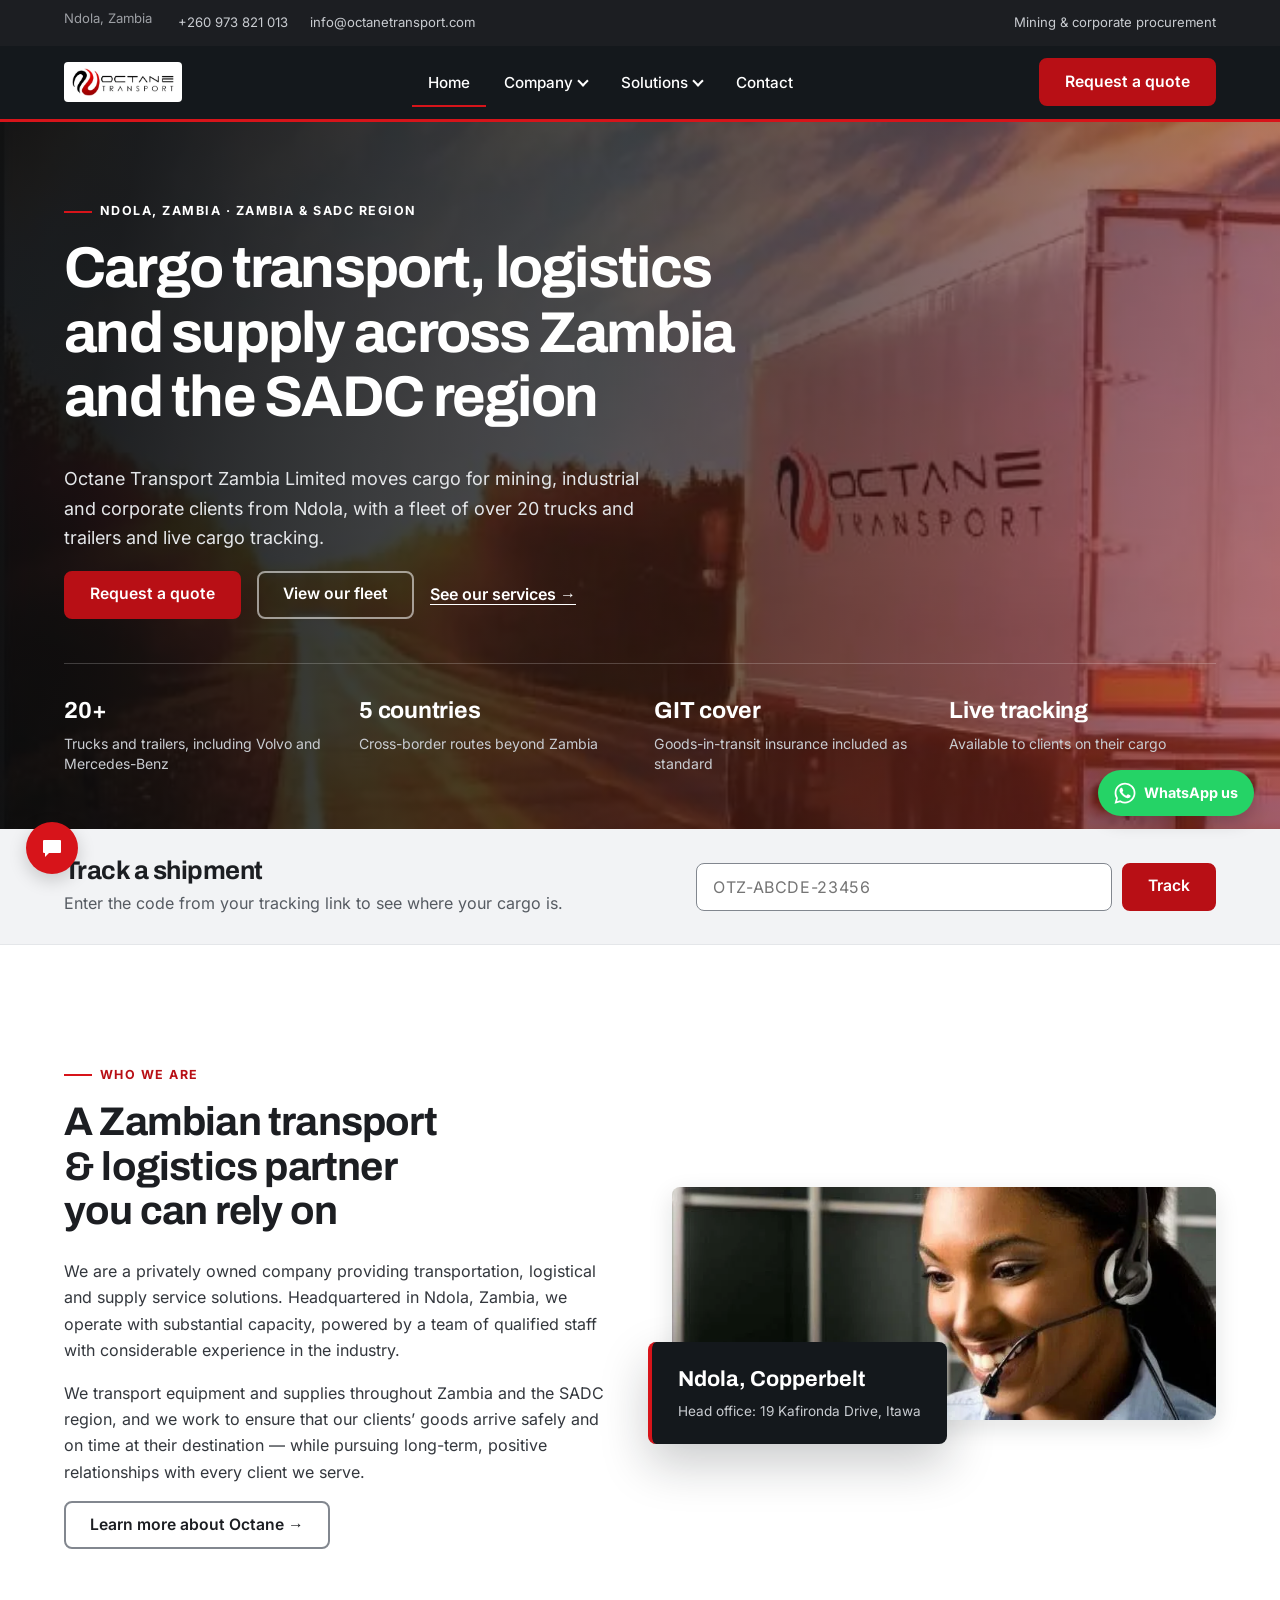
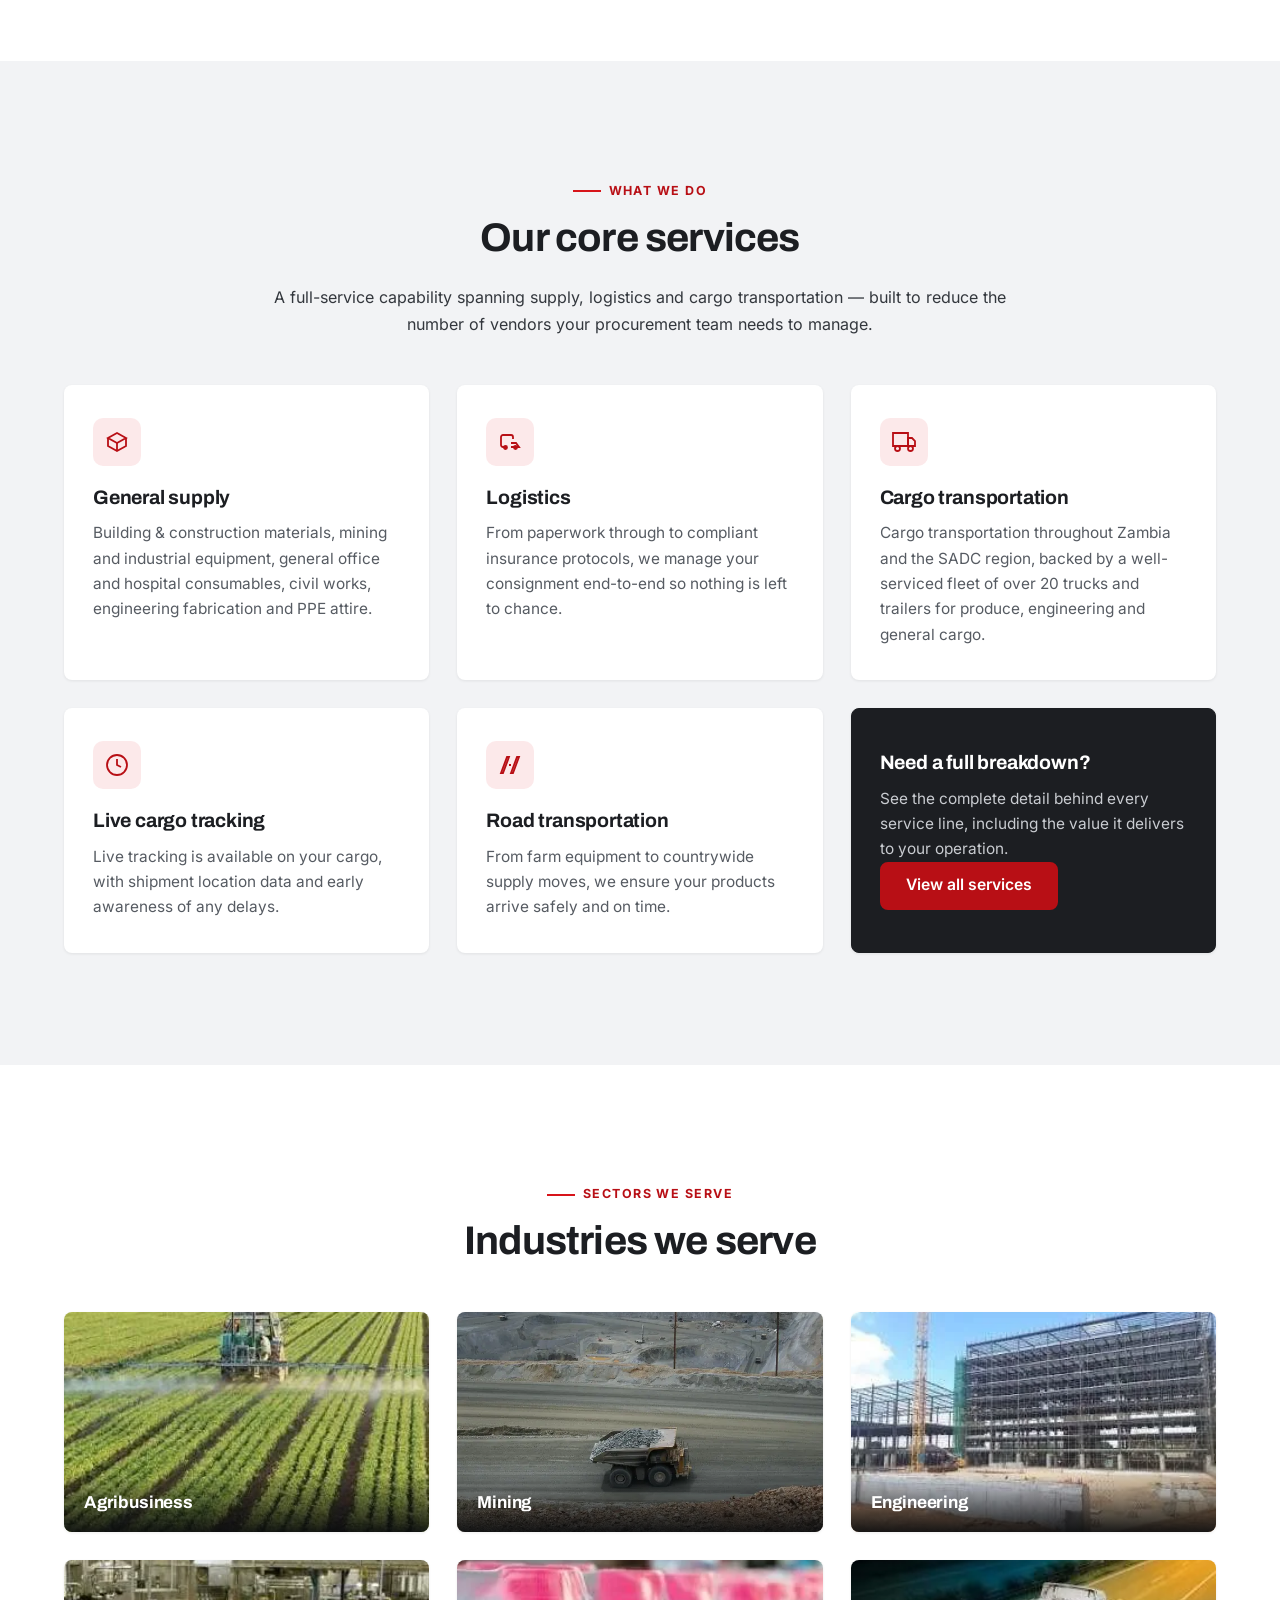
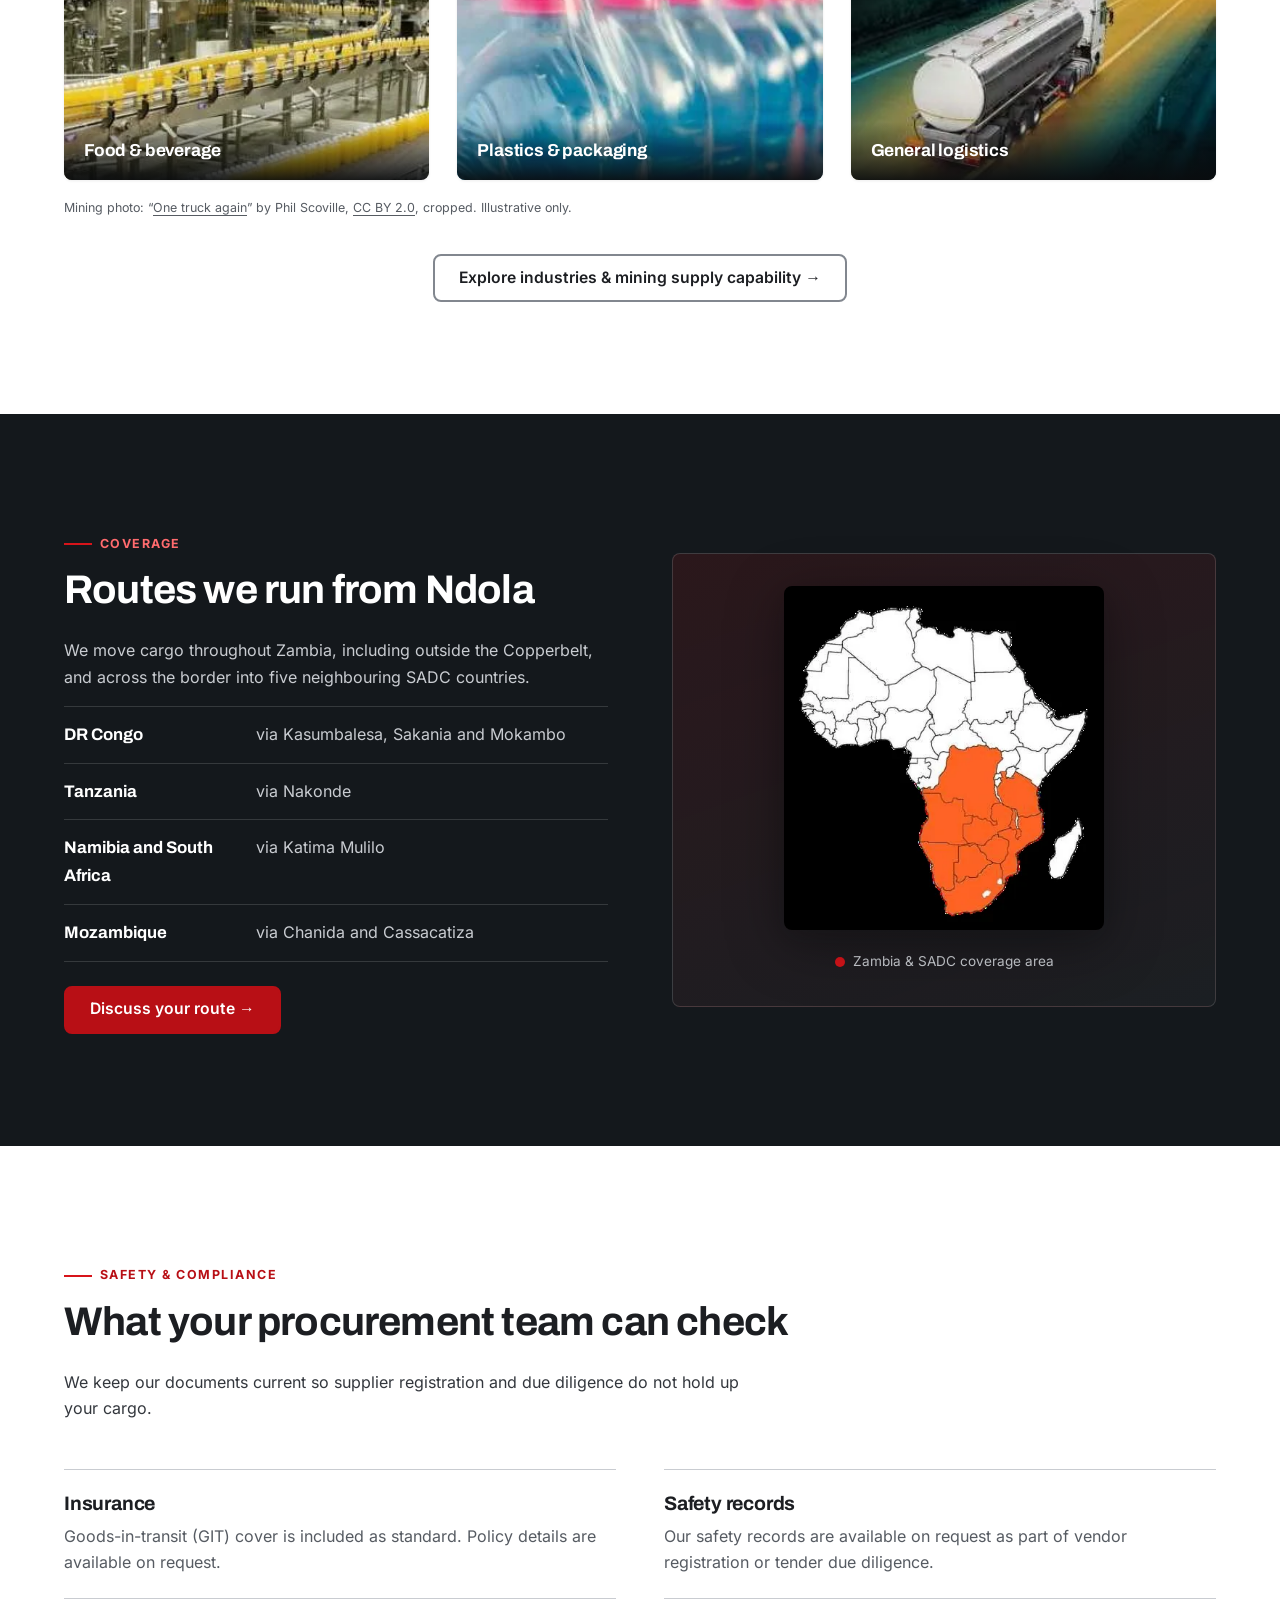
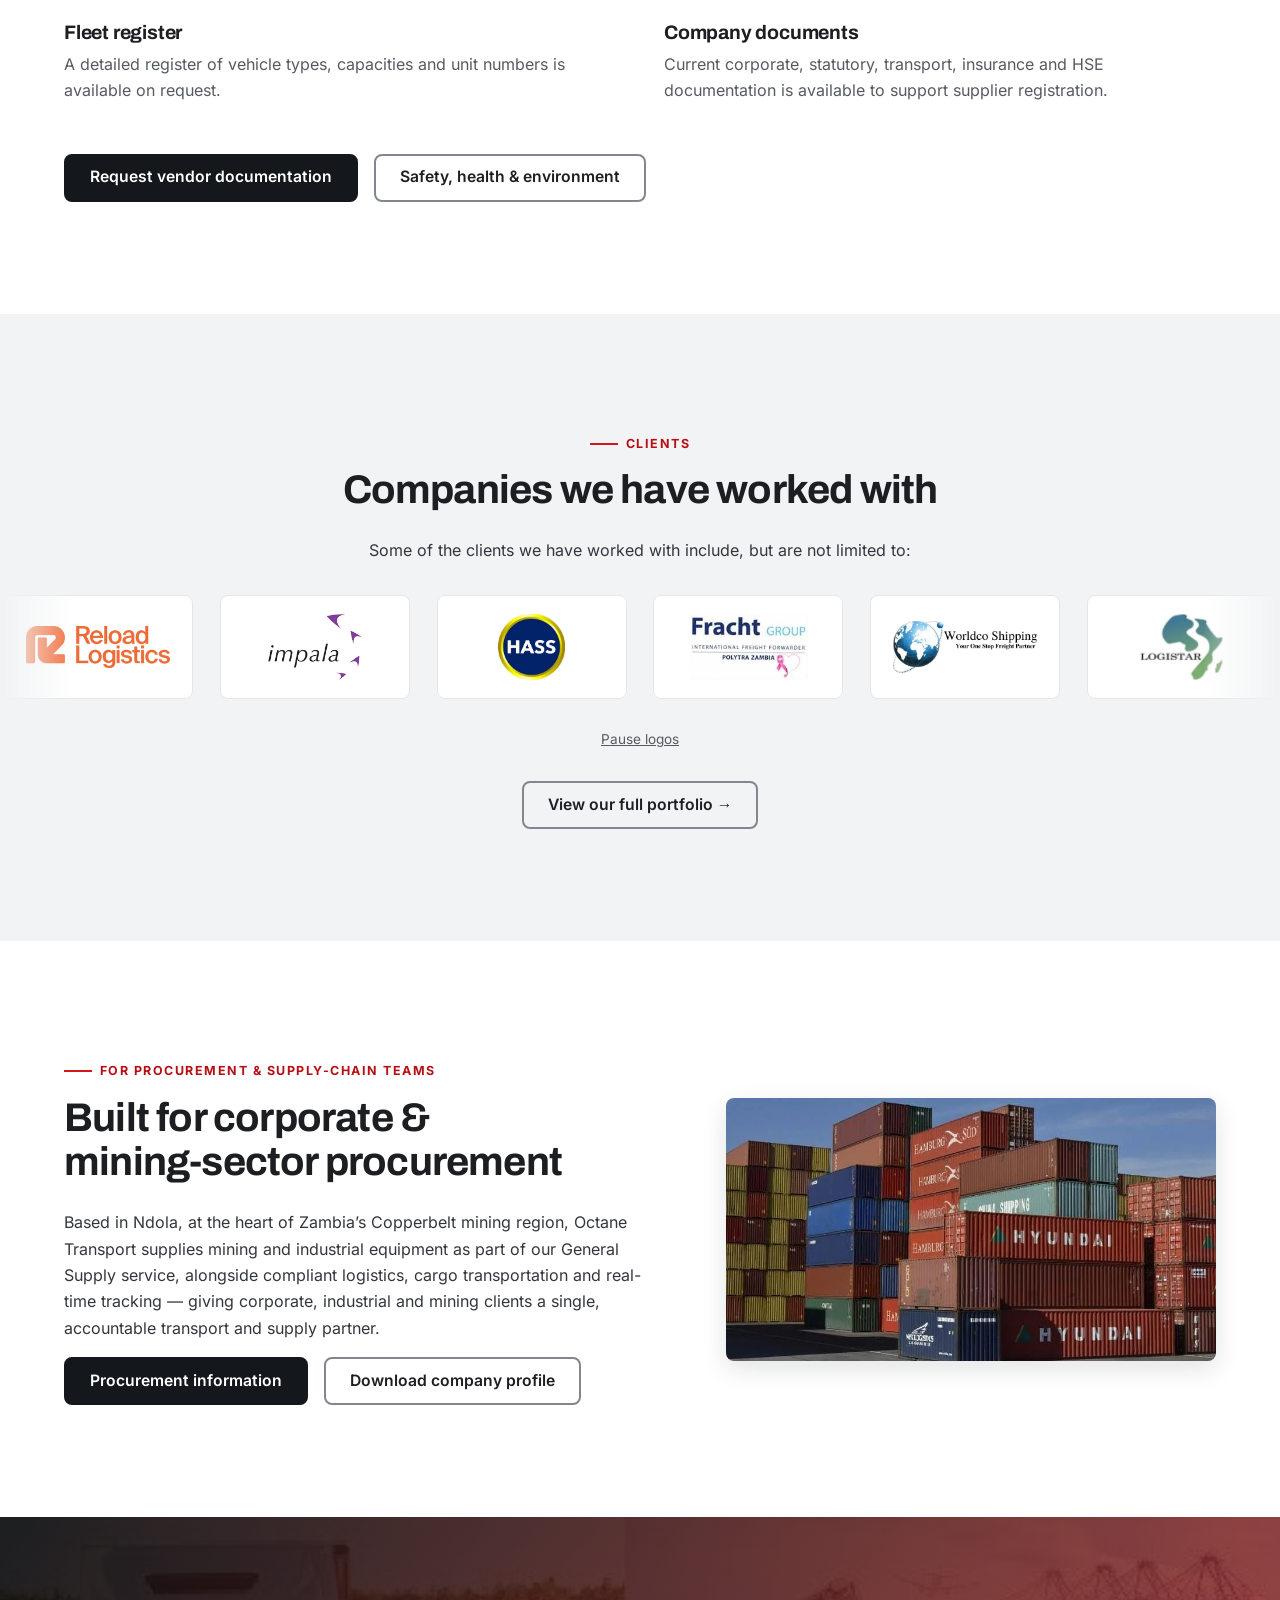
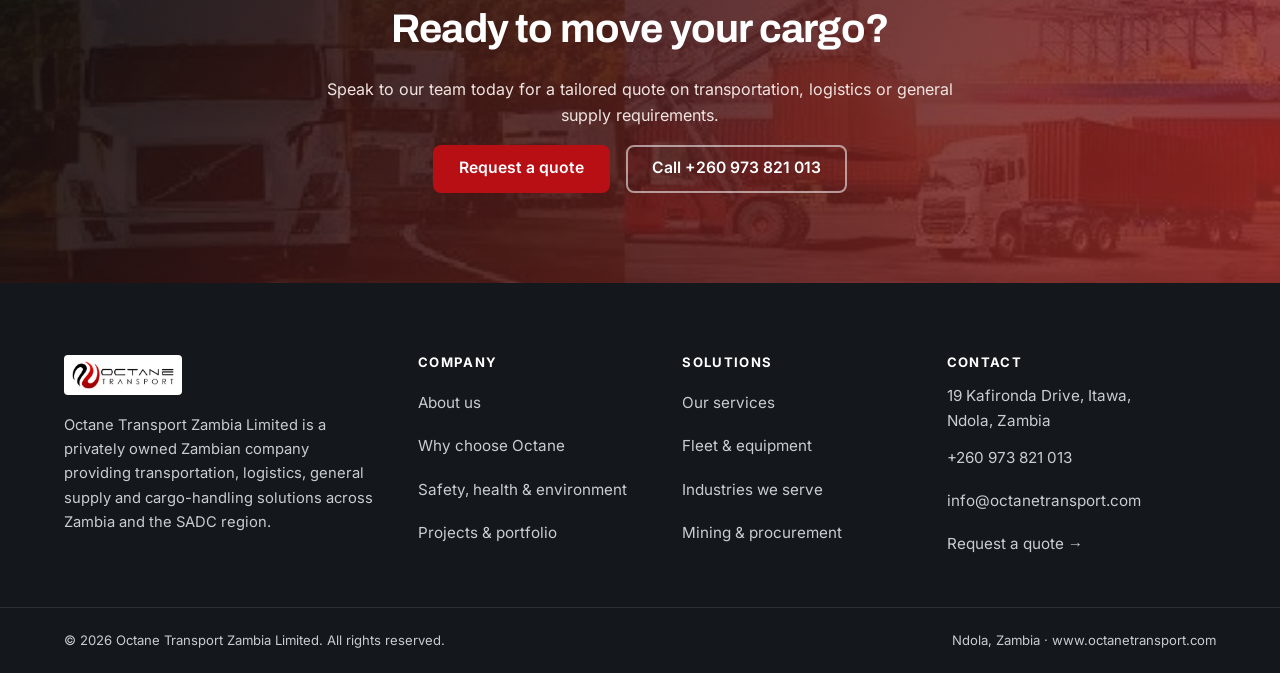
<file: index.html>
<!doctype html>
<html lang="en">
<head>
<meta charset="UTF-8">
<meta name="viewport" content="width=device-width, initial-scale=1.0">
<title>Octane Transport Zambia | Cargo Transport &amp; Logistics, Ndola</title>
<meta name="description" content="Ndola-based cargo transport, logistics and general supply for mining, industrial and corporate clients across Zambia and the SADC region. Request a quote.">
<link rel="canonical" href="https://www.octanetransport.com/">
<script>if(/\.html$/.test(location.pathname))history.replaceState(null,'',location.pathname.replace(/(index)?\.html$/,'')+location.search+location.hash);</script>
<link rel="preload" as="image" href="assets/img/hero-truck-sunset.webp">
<meta property="og:title" content="Octane Transport Zambia | Cargo Transport &amp; Logistics, Ndola">
<meta property="og:description" content="Ndola-based cargo transport, logistics and general supply for mining, industrial and corporate clients across Zambia and the SADC region. Request a quote.">
<meta property="og:image" content="https://www.octanetransport.com/assets/img/share-1200x630.jpg">
<meta property="og:url" content="https://www.octanetransport.com/">
<meta property="og:type" content="website">
<meta property="og:site_name" content="Octane Transport Zambia Limited">
<meta property="og:locale" content="en_ZM">
<meta property="og:image:width" content="1200">
<meta property="og:image:height" content="630">
<meta property="og:image:alt" content="Octane Transport Mercedes-Benz Actros truck with a tri-axle flatbed trailer">
<meta name="twitter:card" content="summary_large_image">
<meta name="twitter:title" content="Octane Transport Zambia | Cargo Transport &amp; Logistics, Ndola">
<meta name="twitter:description" content="Ndola-based cargo transport, logistics and general supply for mining, industrial and corporate clients across Zambia and the SADC region. Request a quote.">
<meta name="twitter:image" content="https://www.octanetransport.com/assets/img/share-1200x630.jpg">
<link rel="icon" type="image/png" sizes="192x192" href="/assets/img/icon-192.png">
<link rel="apple-touch-icon" href="/assets/img/apple-touch-icon.png">
<meta name="theme-color" content="#14181c">
<link rel="preload" as="font" type="font/woff2" href="/assets/fonts/archivo-latin.woff2" crossorigin>
<link rel="preload" as="font" type="font/woff2" href="/assets/fonts/inter-latin.woff2" crossorigin>
<link rel="stylesheet" href="assets/css/style.css">
<script type="application/ld+json">
{
  "@context": "https://schema.org",
  "@type": "LocalBusiness",
  "@id": "https://www.octanetransport.com/#business",
  "name": "Octane Transport Zambia Limited",
  "legalName": "Octane Transport Zambia Limited",
  "alternateName": [
    "Octane Transport",
    "Octane Transport Zambia"
  ],
  "url": "https://www.octanetransport.com/",
  "logo": "https://www.octanetransport.com/assets/img/logo.png",
  "image": "https://www.octanetransport.com/assets/img/share-1200x630.jpg",
  "email": "info@octanetransport.com",
  "telephone": "+260973821013",
  "address": {
    "@type": "PostalAddress",
    "streetAddress": "19 Kafironda Drive, Itawa",
    "addressLocality": "Ndola",
    "addressRegion": "Copperbelt Province",
    "addressCountry": "ZM"
  },
  "hasMap": "https://www.google.com/maps?cid=7074308477456269480",
  "geo": {
    "@type": "GeoCoordinates",
    "latitude": -12.982864,
    "longitude": 28.661287
  },
  "areaServed": [
    {"@type": "Country", "name": "Zambia"},
    {"@type": "Country", "name": "Democratic Republic of the Congo"},
    {"@type": "Country", "name": "Tanzania"},
    {"@type": "Country", "name": "South Africa"},
    {"@type": "Country", "name": "Namibia"},
    {"@type": "Country", "name": "Mozambique"}
  ],
  "openingHoursSpecification": [
    {"@type": "OpeningHoursSpecification", "dayOfWeek": ["Monday", "Tuesday", "Wednesday", "Thursday", "Friday"], "opens": "09:00", "closes": "18:00"},
    {"@type": "OpeningHoursSpecification", "dayOfWeek": "Saturday", "opens": "09:00", "closes": "13:00"}
  ],
  "contactPoint": [
    {"@type": "ContactPoint", "contactType": "sales", "telephone": "+260973821013", "email": "info@octanetransport.com", "availableLanguage": "en"}
  ],
  "makesOffer": [
    {"@type": "Offer", "itemOffered": {"@type": "Service", "name": "Cargo transportation", "url": "https://www.octanetransport.com/services"}},
    {"@type": "Offer", "itemOffered": {"@type": "Service", "name": "Road transportation", "url": "https://www.octanetransport.com/services"}},
    {"@type": "Offer", "itemOffered": {"@type": "Service", "name": "Logistics", "url": "https://www.octanetransport.com/services"}},
    {"@type": "Offer", "itemOffered": {"@type": "Service", "name": "General supply", "url": "https://www.octanetransport.com/services"}},
    {"@type": "Offer", "itemOffered": {"@type": "Service", "name": "Live cargo tracking", "url": "https://www.octanetransport.com/services"}}
  ],
  "description": "Privately owned Zambian company providing transportation, logistics, cargo handling and general supply solutions across Zambia and the SADC region."
}
</script>
</head>
<body>
<a href="#main-content" class="skip-link">Skip to main content</a>

<header class="site-header">
  <div class="topbar">
    <div class="container">
      <div class="topbar-links">
        <span>Ndola, Zambia</span>
        <a href="tel:+260973821013">+260 973 821 013</a>
        <a href="mailto:info@octanetransport.com">info@octanetransport.com</a>
      </div>
      <div class="topbar-links">
        <a href="/procurement">Mining &amp; corporate procurement</a>
      </div>
    </div>
  </div>
  <div class="container navbar">
    <a href="/" class="brand"><img src="assets/img/logo-300.webp" alt="Octane Transport Zambia Limited logo" width="300" height="82"></a>
    <nav>
      <ul class="nav-main">
        <li><a href="/">Home</a></li>
        <li>
          <button type="button" aria-expanded="false">Company <span class="caret"></span></button>
          <div class="dropdown">
            <a href="/about">About us</a>
            <a href="/why-choose-us">Why choose Octane</a>
            <a href="/hse">Safety, health &amp; environment</a>
            <a href="/projects">Projects &amp; portfolio</a>
          </div>
        </li>
        <li>
          <button type="button" aria-expanded="false">Solutions <span class="caret"></span></button>
          <div class="dropdown">
            <a href="/services">Our services</a>
            <a href="/fleet">Fleet &amp; equipment</a>
            <a href="/industries">Industries we serve</a>
            <a href="/procurement">Mining &amp; corporate procurement</a>
          </div>
        </li>
        <li><a href="/contact">Contact</a></li>
        <li class="nav-cta-mobile"><a href="/contact" class="btn btn-primary btn-block">Request a quote</a></li>
      </ul>
    </nav>
    <div class="nav-cta">
      <a href="/contact" class="btn btn-primary">Request a quote</a>
      <button class="nav-toggle" aria-label="Toggle menu" aria-expanded="false"><span></span><span></span><span></span></button>
    </div>
  </div>
</header>
<div class="nav-overlay"></div>

<main id="main-content">

  <section class="hero" style="background-image:url('assets/img/hero-truck-sunset.webp')">
    <div class="container">
      <div class="hero-content">
        <div class="eyebrow">Ndola, Zambia &middot; Zambia &amp; SADC region</div>
        <h1>Cargo transport, logistics and supply across Zambia and the SADC region</h1>
        <p class="lead">Octane Transport Zambia Limited moves cargo for mining, industrial and corporate clients from Ndola, with a fleet of over 20 trucks and trailers and live cargo tracking.</p>
        <div class="btn-row">
          <a href="/contact" class="btn btn-primary">Request a quote</a>
          <a href="/fleet" class="btn btn-outline">View our fleet</a>
          <a href="/services" class="hero-link">See our services &rarr;</a>
        </div>
      </div>
      <div class="hero-stats">
        <div class="stat"><b>20+</b><span>Trucks and trailers, including Volvo and Mercedes-Benz</span></div>
        <div class="stat"><b>5 countries</b><span>Cross-border routes beyond Zambia</span></div>
        <div class="stat"><b>GIT cover</b><span>Goods-in-transit insurance included as standard</span></div>
        <div class="stat"><b>Live tracking</b><span>Available to clients on their cargo</span></div>
      </div>
    </div>
  </section>

  <section class="track-band" aria-labelledby="track-band-title">
    <div class="container track-band-inner">
      <div class="track-band-text">
        <h2 id="track-band-title">Track a shipment</h2>
        <p>Enter the code from your tracking link to see where your cargo is.</p>
      </div>
      <form class="track-band-form" id="home-track-form" action="/track" method="get" novalidate>
        <label for="home-track-code" class="sr-only">Tracking code</label>
        <div class="track-band-row">
          <input id="home-track-code" name="code" type="text" inputmode="text" autocomplete="off" autocapitalize="characters" spellcheck="false" placeholder="OTZ-ABCDE-23456" maxlength="24" aria-describedby="home-track-msg">
          <button type="submit" class="btn btn-primary">Track</button>
        </div>
        <p id="home-track-msg" class="track-band-msg" aria-live="polite"></p>
      </form>
    </div>
  </section>

  <section class="section">
    <div class="container split">
      <div>
        <div class="eyebrow">Who We Are</div>
        <h2>A Zambian transport &amp; logistics partner you can rely on</h2>
        <p>We are a privately owned company providing transportation, logistical and supply service solutions. Headquartered in Ndola, Zambia, we operate with substantial capacity, powered by a team of qualified staff with considerable experience in the industry.</p>
        <p>We transport equipment and supplies throughout Zambia and the SADC region, and we work to ensure that our clients&rsquo; goods arrive safely and on time at their destination &mdash; while pursuing long-term, positive relationships with every client we serve.</p>
        <a href="/about" class="btn btn-ghost">Learn more about Octane &rarr;</a>
      </div>
      <div class="split-media">
        <img src="assets/img/customer-service-wide.webp" alt="Client service representative on a headset" width="700" height="300" loading="lazy">
        <div class="badge-float"><b>Ndola, Copperbelt</b><span>Head office: 19 Kafironda Drive, Itawa</span></div>
      </div>
    </div>
  </section>

  <section class="section section-alt">
    <div class="container">
      <div class="section-head center">
        <div class="eyebrow">What We Do</div>
        <h2>Our core services</h2>
        <p>A full-service capability spanning supply, logistics and cargo transportation &mdash; built to reduce the number of vendors your procurement team needs to manage.</p>
      </div>
      <div class="grid grid-3">
        <div class="card">
          <div class="icon"><svg viewBox="0 0 24 24"><path d="M21 8l-9-5-9 5 9 5 9-5z"/><path d="M3 8v8l9 5 9-5V8"/><path d="M12 13v8"/></svg></div>
          <h3>General supply</h3>
          <p>Building &amp; construction materials, mining and industrial equipment, general office and hospital consumables, civil works, engineering fabrication and PPE attire.</p>
        </div>
        <div class="card">
          <div class="icon"><svg viewBox="0 0 24 24"><path d="M9 17H5a2 2 0 01-2-2V7a2 2 0 012-2h8a2 2 0 012 2v2"/><path d="M13 17h8l-3-4h-5"/><circle cx="7.5" cy="17.5" r="1.5"/><circle cx="17.5" cy="17.5" r="1.5"/></svg></div>
          <h3>Logistics</h3>
          <p>From paperwork through to compliant insurance protocols, we manage your consignment end-to-end so nothing is left to chance.</p>
        </div>
        <div class="card">
          <div class="icon"><svg viewBox="0 0 24 24"><path d="M1 3h15v13H1z"/><path d="M16 8h4l3 3v5h-7V8z"/><circle cx="5.5" cy="18.5" r="2.5"/><circle cx="18.5" cy="18.5" r="2.5"/></svg></div>
          <h3>Cargo transportation</h3>
          <p>Cargo transportation throughout Zambia and the SADC region, backed by a well-serviced fleet of over 20 trucks and trailers for produce, engineering and general cargo.</p>
        </div>
        <div class="card">
          <div class="icon"><svg viewBox="0 0 24 24"><circle cx="12" cy="12" r="10"/><path d="M12 6v6l4 2"/></svg></div>
          <h3>Live cargo tracking</h3>
          <p>Live tracking is available on your cargo, with shipment location data and early awareness of any delays.</p>
        </div>
        <div class="card">
          <div class="icon"><svg viewBox="0 0 24 24"><path d="M3 20l6-16h2l-6 16H3z"/><path d="M13 20l6-16h2l-6 16h-2z"/><path d="M11 12h2"/></svg></div>
          <h3>Road transportation</h3>
          <p>From farm equipment to countrywide supply moves, we ensure your products arrive safely and on time.</p>
        </div>
        <div class="card" style="display:flex;flex-direction:column;justify-content:center;background:var(--ink);border-color:var(--ink);">
          <h3 style="color:#fff;">Need a full breakdown?</h3>
          <p style="color:var(--gray-300);">See the complete detail behind every service line, including the value it delivers to your operation.</p>
          <a href="/services" class="btn btn-primary" style="align-self:flex-start;">View all services</a>
        </div>
      </div>
    </div>
  </section>

  <section class="section">
    <div class="container">
      <div class="section-head center">
        <div class="eyebrow">Sectors We Serve</div>
        <h2>Industries we serve</h2>
      </div>
      <div class="grid grid-3">
        <div class="img-card"><img src="assets/img/industry-agribusiness.webp" alt="Tractor spraying rows of crops on a farm" width="326" height="233" loading="lazy"><div class="cap"><h3>Agribusiness</h3></div></div>
        <div class="img-card"><img src="assets/img/industry-mining.webp" alt="Open-pit mine with mining equipment and a haul truck" width="652" height="466" loading="lazy"><div class="cap"><h3>Mining</h3></div></div>
        <div class="img-card"><img src="assets/img/industry-engineering.webp" alt="Steel-frame building under construction" width="311" height="233" loading="lazy"><div class="cap"><h3>Engineering</h3></div></div>
        <div class="img-card"><img src="assets/img/industry-food-beverage.webp" alt="Bottles moving along a beverage production line" width="327" height="233" loading="lazy"><div class="cap"><h3>Food &amp; beverage</h3></div></div>
        <div class="img-card"><img src="assets/img/industry-plastics.webp" alt="Shrink-wrapped plastic bottles" width="320" height="233" loading="lazy"><div class="cap"><h3>Plastics &amp; packaging</h3></div></div>
        <div class="img-card"><img src="assets/img/industry-logistics.webp" alt="Tanker truck travelling on a highway" width="319" height="237" loading="lazy"><div class="cap"><h3>General logistics</h3></div></div>
      </div>
      <p class="photo-credit">Mining photo: &ldquo;<a href="https://www.flickr.com/photos/97803271@N00/3622997168" rel="noopener" target="_blank">One truck again</a>&rdquo; by Phil Scoville, <a href="https://creativecommons.org/licenses/by/2.0/" rel="noopener license" target="_blank">CC BY 2.0</a>, cropped. Illustrative only.</p>
      <div class="text-center" style="margin-top:36px;">
        <a href="/industries" class="btn btn-ghost">Explore industries &amp; mining supply capability &rarr;</a>
      </div>
    </div>
  </section>

  <section class="section section-dark" id="coverage">
    <div class="container split">
      <div>
        <div class="eyebrow">Coverage</div>
        <h2>Routes we run from Ndola</h2>
        <p>We move cargo throughout Zambia, including outside the Copperbelt, and across the border into five neighbouring SADC countries.</p>
        <ul class="route-list">
          <li><b>DR Congo</b><span>via Kasumbalesa, Sakania and Mokambo</span></li>
          <li><b>Tanzania</b><span>via Nakonde</span></li>
          <li><b>Namibia and South Africa</b><span>via Katima Mulilo</span></li>
          <li><b>Mozambique</b><span>via Chanida and Cassacatiza</span></li>
        </ul>
        <a href="/contact" class="btn btn-primary" style="margin-top:20px;">Discuss your route &rarr;</a>
      </div>
      <div class="map-panel">
        <img src="assets/img/transport-network-map.webp" alt="Map of Octane Transport coverage across Zambia and the SADC region" width="441" height="475" loading="lazy">
        <div class="map-legend"><span class="dot"></span>Zambia &amp; SADC coverage area</div>
      </div>
    </div>
  </section>

  <section class="section" id="assurance">
    <div class="container">
      <div class="section-head">
        <div class="eyebrow">Safety &amp; compliance</div>
        <h2>What your procurement team can check</h2>
        <p>We keep our documents current so supplier registration and due diligence do not hold up your cargo.</p>
      </div>
      <div class="assure">
        <div><h3>Insurance</h3><p>Goods-in-transit (GIT) cover is included as standard. Policy details are available on request.</p></div>
        <div><h3>Safety records</h3><p>Our safety records are available on request as part of vendor registration or tender due diligence.</p></div>
        <div><h3>Fleet register</h3><p>A detailed register of vehicle types, capacities and unit numbers is available on request.</p></div>
        <div><h3>Company documents</h3><p>Current corporate, statutory, transport, insurance and HSE documentation is available to support supplier registration.</p></div>
      </div>
      <div class="btn-row" style="margin-top:28px;">
        <a href="/procurement#vendor-documentation" class="btn btn-dark">Request vendor documentation</a>
        <a href="/hse" class="btn btn-ghost">Safety, health &amp; environment</a>
      </div>
    </div>
  </section>

  <section class="section section-alt">
    <div class="container text-center">
      <div class="eyebrow">Clients</div>
      <h2>Companies we have worked with</h2>
      <p class="max-w">Some of the clients we have worked with include, but are not limited to:</p>
    </div>
    <div class="logo-marquee">
        <ul class="logo-group">
          <li><img src="assets/img/clients/reload-logistics.webp" alt="Reload Logistics" width="480" height="140" decoding="async"></li>
          <li><img src="assets/img/clients/impala.webp" alt="Impala" width="342" height="240" decoding="async"></li>
          <li><img src="assets/img/clients/hass.webp" alt="HASS" width="199" height="198" decoding="async"></li>
          <li><img src="assets/img/clients/fracht-polytra.webp" alt="Fracht Group, Polytra Zambia" width="169" height="94" decoding="async"></li>
          <li><img src="assets/img/clients/worldco-shipping.webp" alt="Worldco Shipping" width="442" height="160" decoding="async"></li>
          <li><img src="assets/img/clients/logistar.webp" alt="Logistar" width="300" height="240" decoding="async"></li>
        </ul>
        <ul class="logo-group" aria-hidden="true">
          <li><img src="assets/img/clients/reload-logistics.webp" alt="" width="480" height="140" decoding="async"></li>
          <li><img src="assets/img/clients/impala.webp" alt="" width="342" height="240" decoding="async"></li>
          <li><img src="assets/img/clients/hass.webp" alt="" width="199" height="198" decoding="async"></li>
          <li><img src="assets/img/clients/fracht-polytra.webp" alt="" width="169" height="94" decoding="async"></li>
          <li><img src="assets/img/clients/worldco-shipping.webp" alt="" width="442" height="160" decoding="async"></li>
          <li><img src="assets/img/clients/logistar.webp" alt="" width="300" height="240" decoding="async"></li>
        </ul>
    </div>
    <div class="container text-center">
      <button type="button" class="logo-marquee-toggle" aria-pressed="false">Pause logos</button>
      <div style="margin-top:20px;">
        <a href="/projects" class="btn btn-ghost">View our full portfolio &rarr;</a>
      </div>
    </div>
  </section>

  <section class="section">
    <div class="container">
      <div class="split" style="grid-template-columns:1.1fr .9fr;">
        <div>
          <div class="eyebrow">For Procurement &amp; Supply-Chain Teams</div>
          <h2>Built for corporate &amp; mining-sector procurement</h2>
          <p>Based in Ndola, at the heart of Zambia&rsquo;s Copperbelt mining region, Octane Transport supplies mining and industrial equipment as part of our General Supply service, alongside compliant logistics, cargo transportation and real-time tracking &mdash; giving corporate, industrial and mining clients a single, accountable transport and supply partner.</p>
          <div class="btn-row">
            <a href="/procurement" class="btn btn-dark">Procurement information</a>
            <a href="/company_profile_updated.pdf" class="btn btn-ghost" target="_blank" rel="noopener">Download company profile</a>
          </div>
        </div>
        <div>
          <img src="assets/img/port-containers.webp" alt="Stacked shipping containers at a cargo terminal" width="841" height="452" loading="lazy">
        </div>
      </div>
    </div>
  </section>

  <section class="cta-banner" style="background-image:url('assets/img/ops-collage.webp')">
    <div class="container">
      <h2>Ready to move your cargo?</h2>
      <p class="max-w" style="color:#f1e4e0;">Speak to our team today for a tailored quote on transportation, logistics or general supply requirements.</p>
      <div class="btn-row" style="justify-content:center;">
        <a href="/contact" class="btn btn-primary">Request a quote</a>
        <a href="tel:+260973821013" class="btn btn-outline">Call +260 973 821 013</a>
      </div>
    </div>
  </section>

</main>

<footer class="site-footer">
  <div class="footer-top">
    <div class="container footer-grid">
      <div class="footer-brand">
        <img src="assets/img/logo-300.webp" alt="Octane Transport Zambia Limited" width="300" height="82" loading="lazy">
        <p>Octane Transport Zambia Limited is a privately owned Zambian company providing transportation, logistics, general supply and cargo-handling solutions across Zambia and the SADC region.</p>
      </div>
      <div>
        <h2>Company</h2>
        <ul>
          <li><a href="/about">About us</a></li>
          <li><a href="/why-choose-us">Why choose Octane</a></li>
          <li><a href="/hse">Safety, health &amp; environment</a></li>
          <li><a href="/projects">Projects &amp; portfolio</a></li>
        </ul>
      </div>
      <div>
        <h2>Solutions</h2>
        <ul>
          <li><a href="/services">Our services</a></li>
          <li><a href="/fleet">Fleet &amp; equipment</a></li>
          <li><a href="/industries">Industries we serve</a></li>
          <li><a href="/procurement">Mining &amp; procurement</a></li>
        </ul>
      </div>
      <div>
        <h2>Contact</h2>
        <ul>
          <li>19 Kafironda Drive, Itawa,<br>Ndola, Zambia</li>
          <li><a href="tel:+260973821013">+260 973 821 013</a></li>
          <li><a href="mailto:info@octanetransport.com">info@octanetransport.com</a></li>
          <li><a href="/contact">Request a quote &rarr;</a></li>
        </ul>
      </div>
    </div>
  </div>
  <div class="footer-bottom">
    <div class="container">
      <span>&copy; <span id="year"></span> Octane Transport Zambia Limited. All rights reserved.</span>
      <span>Ndola, Zambia &middot; www.octanetransport.com</span>
    </div>
  </div>
</footer>
<button class="back-to-top" aria-label="Back to top">&uarr;</button>
<script src="assets/js/main.js"></script>
<script src="assets/js/chat-widget.js" defer></script>
</body>
</html>
</file>
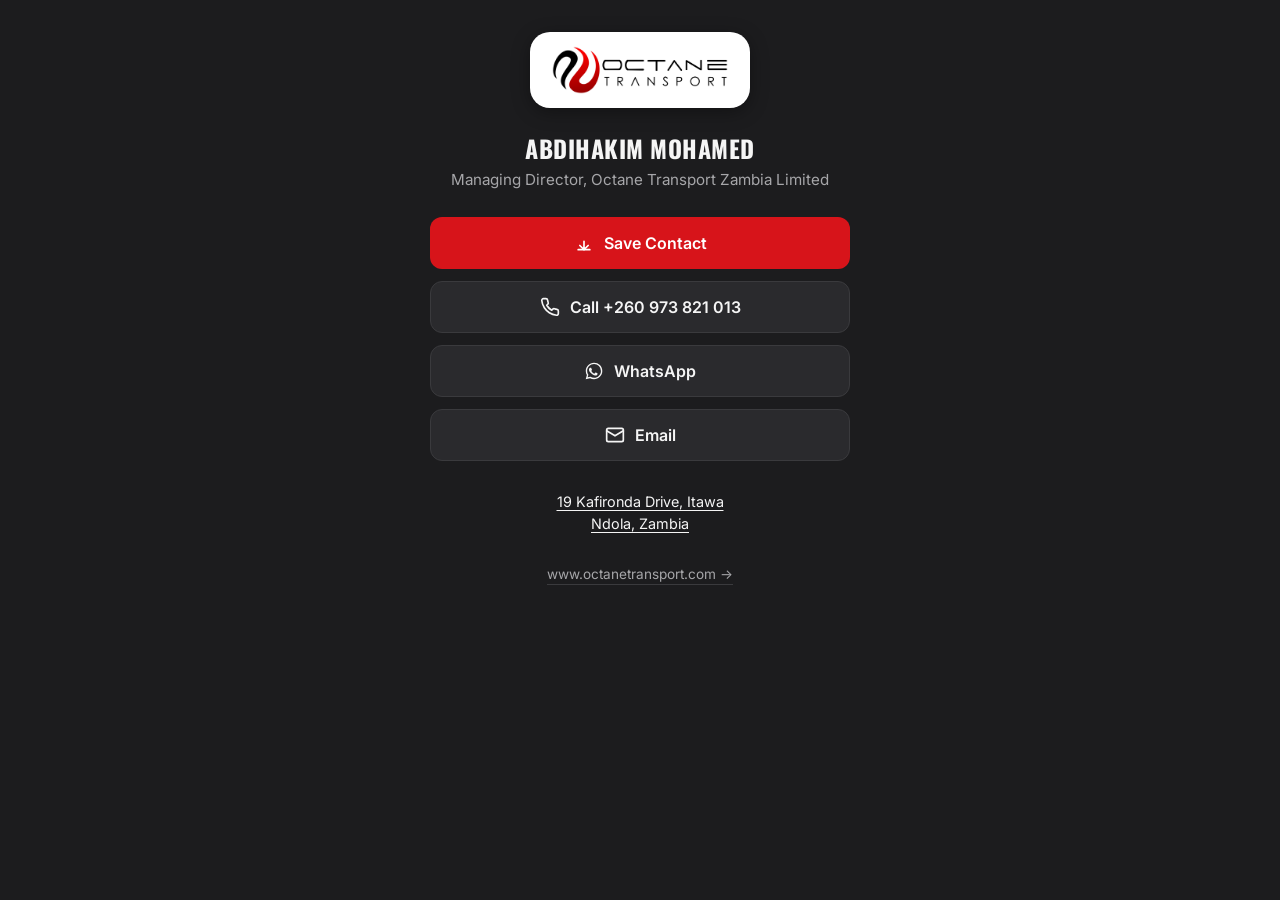
<file: card/index.html>
<!doctype html>
<html lang="en">
<head>
<meta charset="UTF-8">
<meta name="viewport" content="width=device-width, initial-scale=1.0">
<title>Abdihakim Mohamed | Octane Transport Zambia Limited</title>
<meta name="description" content="Digital contact card for Abdihakim Mohamed, Managing Director of Octane Transport Zambia Limited.">
<meta name="robots" content="noindex">
<link rel="canonical" href="https://www.octanetransport.com/card/">
<link rel="icon" type="image/png" sizes="192x192" href="/assets/img/icon-192.png">
<link rel="apple-touch-icon" href="/assets/img/apple-touch-icon.png">
<meta name="theme-color" content="#1C1C1E">
<link rel="preconnect" href="https://fonts.googleapis.com">
<link rel="preconnect" href="https://fonts.gstatic.com" crossorigin>
<link href="https://fonts.googleapis.com/css2?family=Oswald:wght@500;600;700&family=Inter:wght@400;500;600;700&display=swap" rel="stylesheet">
<link rel="stylesheet" href="/card/assets/card.css">
<script>window.CARD_PERSON = "abdihakim";</script>
</head>
<body>
<main id="card-root">
  <noscript>
    <p>Abdihakim Mohamed &mdash; Managing Director, Octane Transport Zambia Limited<br>
    Call: <a href="tel:+260973821013">+260 973 821 013</a><br>
    Email: <a href="mailto:abdihakim.mohamed@octanetransport.com">abdihakim.mohamed@octanetransport.com</a><br>
    <a href="/card/abdihakim-mohamed.vcf">Download vCard</a></p>
  </noscript>
</main>
<script src="/card/assets/card.js"></script>
</body>
</html>
</file>
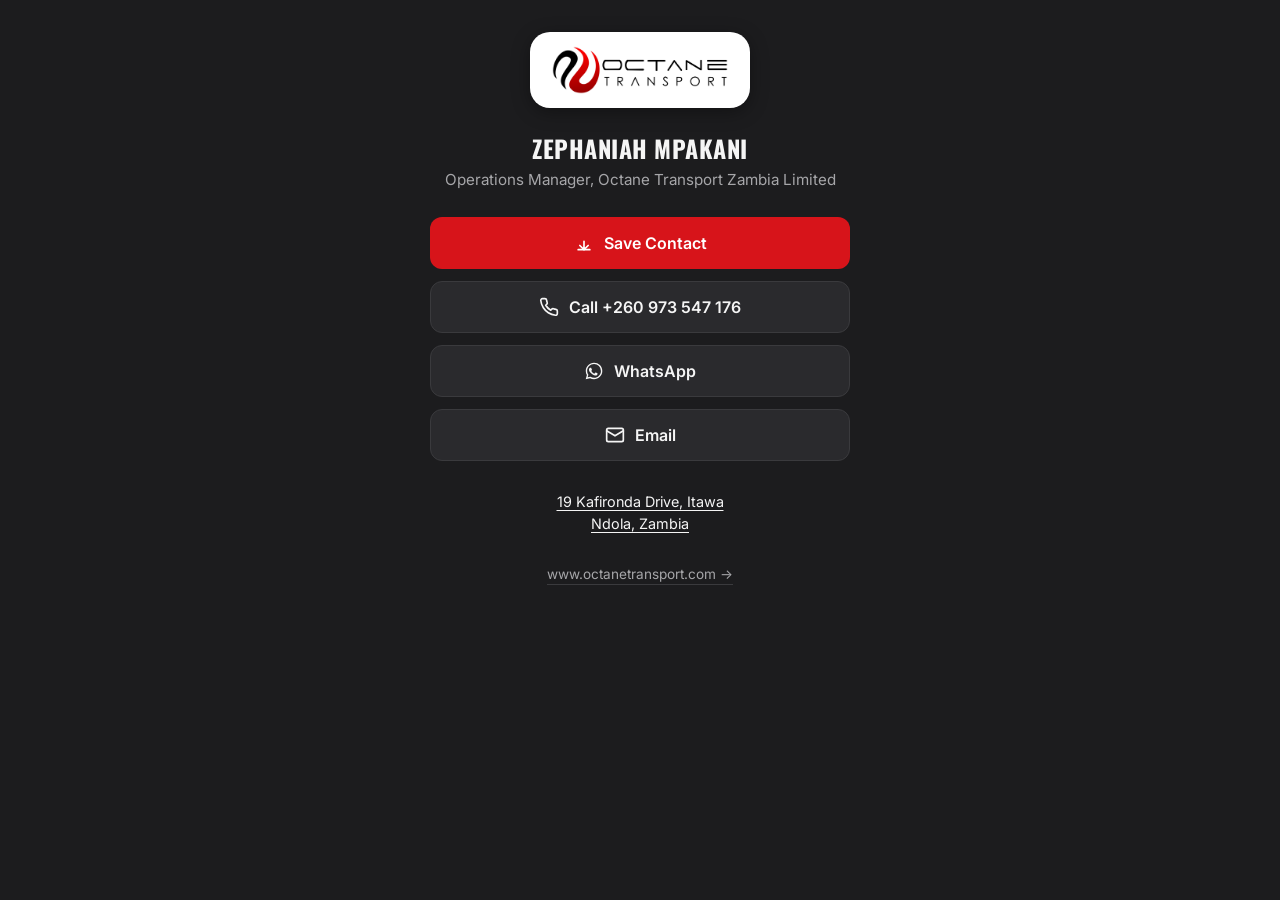
<file: card/zephaniah/index.html>
<!doctype html>
<html lang="en">
<head>
<meta charset="UTF-8">
<meta name="viewport" content="width=device-width, initial-scale=1.0">
<title>Zephaniah Mpakani | Octane Transport Zambia Limited</title>
<meta name="description" content="Digital contact card for Zephaniah Mpakani, Operations Manager at Octane Transport Zambia Limited.">
<meta name="robots" content="noindex">
<link rel="canonical" href="https://www.octanetransport.com/card/zephaniah/">
<link rel="icon" type="image/png" sizes="192x192" href="/assets/img/icon-192.png">
<link rel="apple-touch-icon" href="/assets/img/apple-touch-icon.png">
<meta name="theme-color" content="#1C1C1E">
<link rel="preconnect" href="https://fonts.googleapis.com">
<link rel="preconnect" href="https://fonts.gstatic.com" crossorigin>
<link href="https://fonts.googleapis.com/css2?family=Oswald:wght@500;600;700&family=Inter:wght@400;500;600;700&display=swap" rel="stylesheet">
<link rel="stylesheet" href="/card/assets/card.css">
<script>window.CARD_PERSON = "zephaniah";</script>
</head>
<body>
<main id="card-root">
  <noscript>
    <p>Zephaniah Mpakani &mdash; Operations Manager, Octane Transport Zambia Limited<br>
    Call: <a href="tel:+260973547176">+260 973 547 176</a><br>
    Email: <a href="mailto:operations@octanetransport.com">operations@octanetransport.com</a><br>
    <a href="/card/zephaniah/zephaniah-mpakani.vcf">Download vCard</a></p>
  </noscript>
</main>
<script src="/card/assets/card.js"></script>
</body>
</html>
</file>
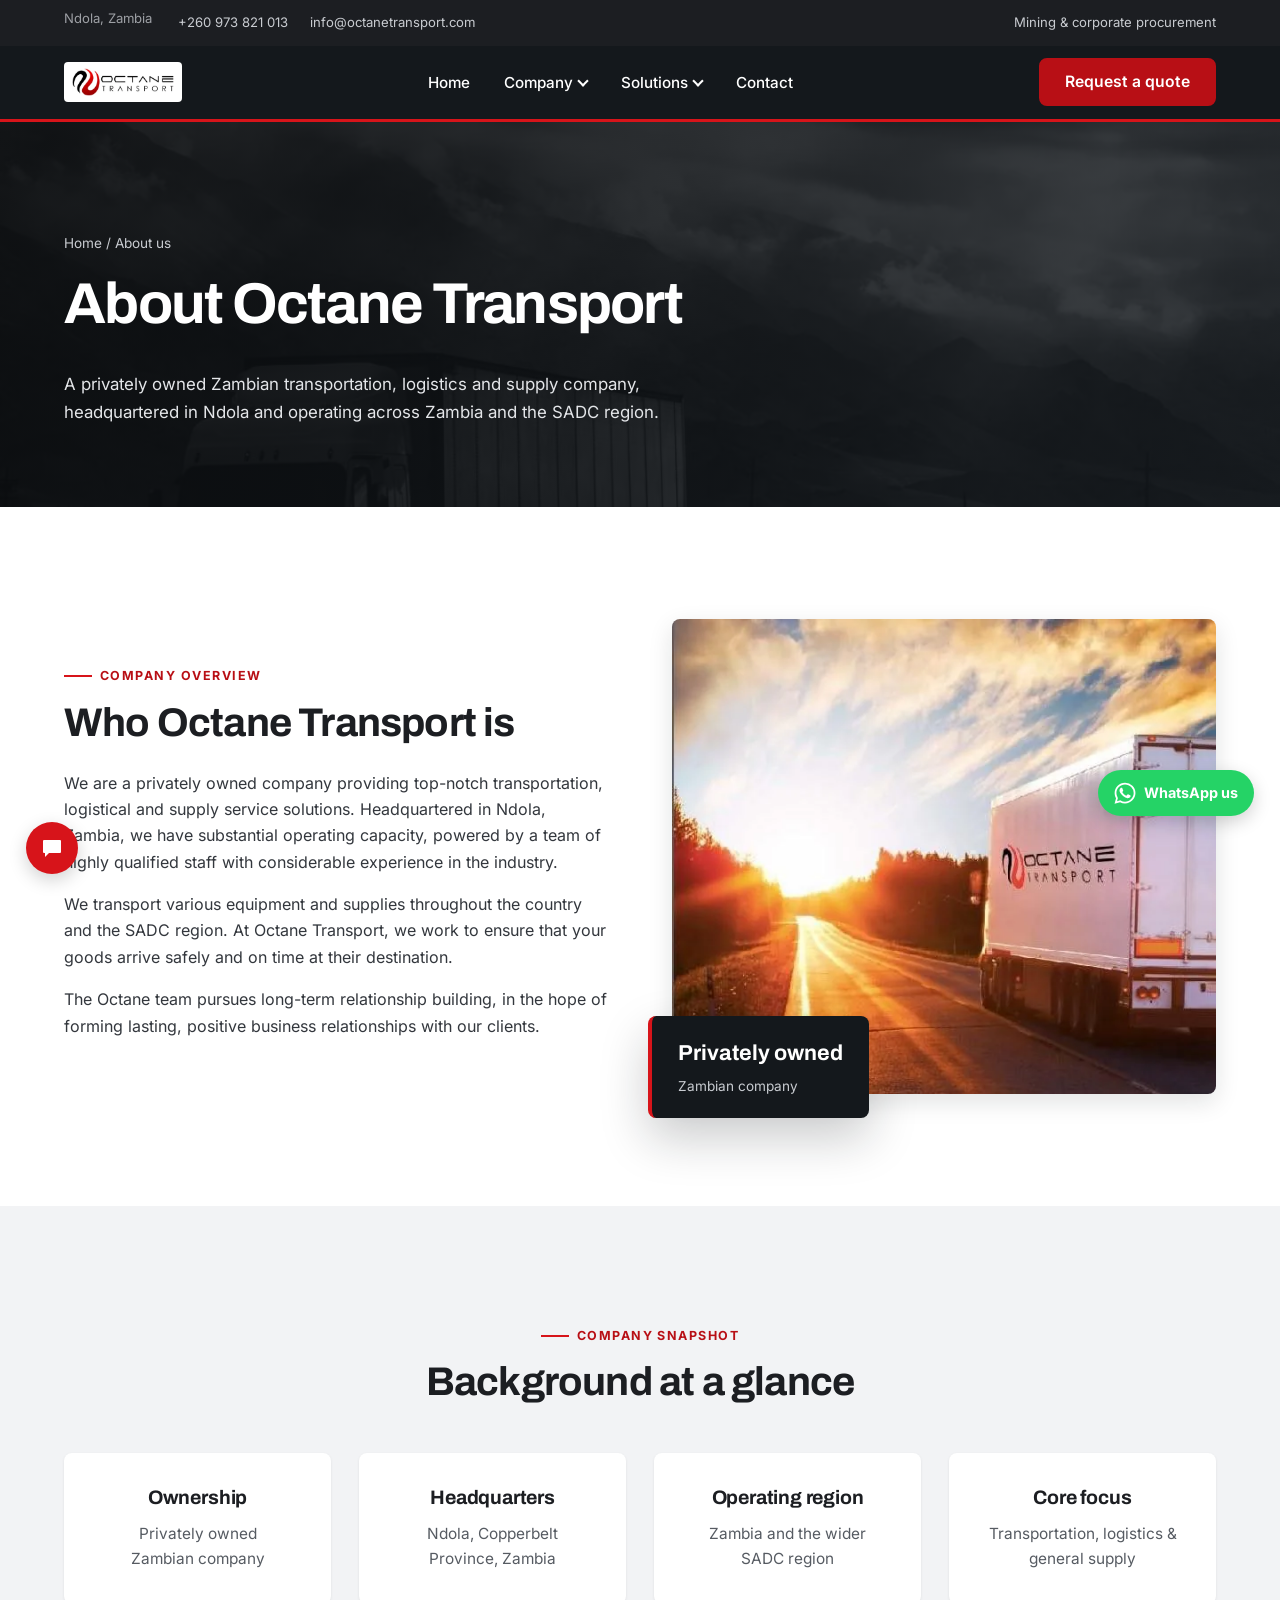
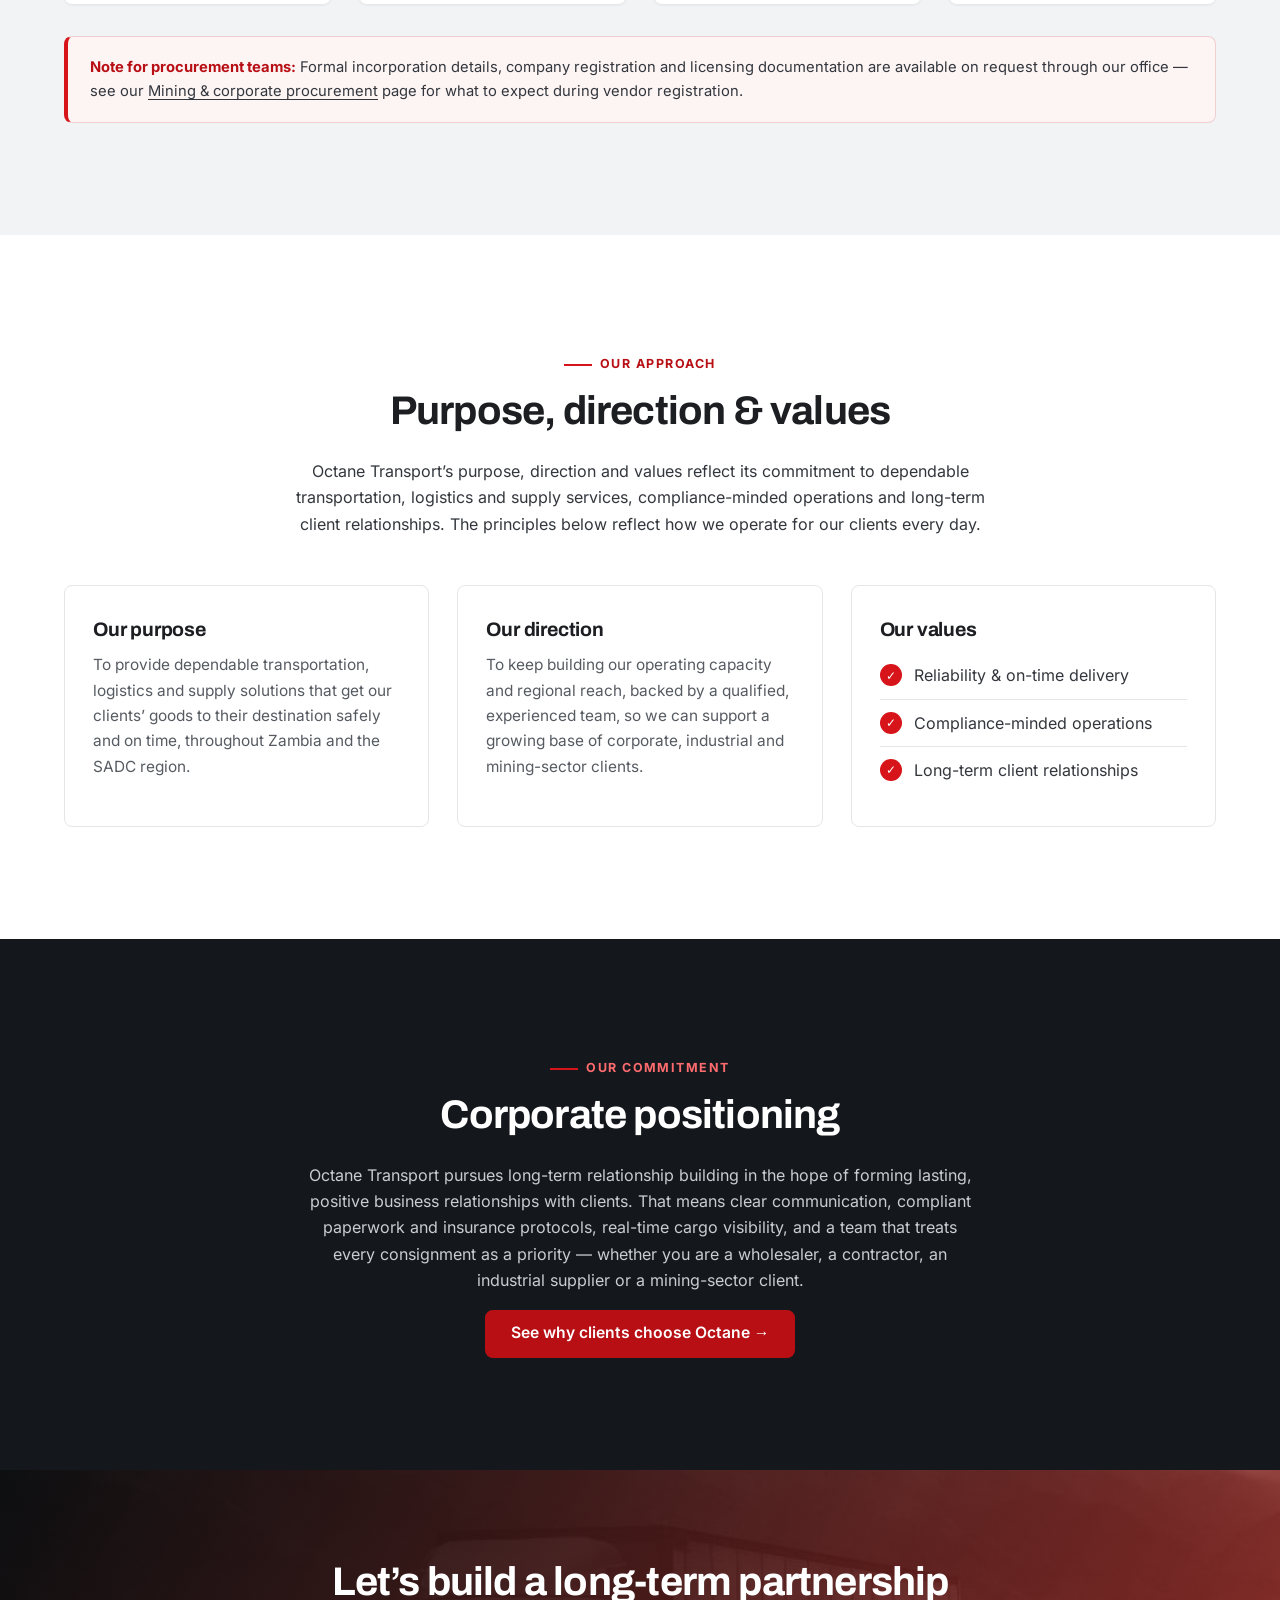
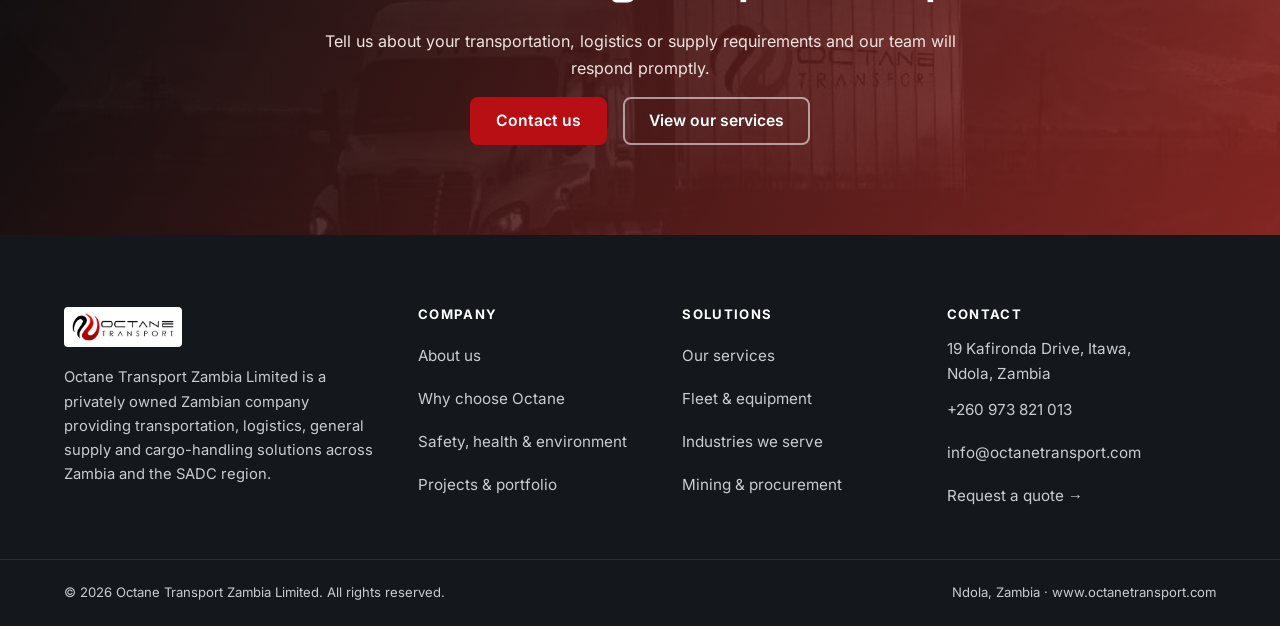
<file: about.html>
<!doctype html>
<html lang="en">
<head>
<meta charset="UTF-8">
<meta name="viewport" content="width=device-width, initial-scale=1.0">
<title>About Octane Transport Zambia Limited | Ndola, Zambia</title>
<meta name="description" content="Octane Transport Zambia Limited is a privately owned transport, logistics and supply company headquartered in Ndola, serving Zambia and the SADC region.">
<link rel="canonical" href="https://www.octanetransport.com/about">
<script>if(/\.html$/.test(location.pathname))history.replaceState(null,'',location.pathname.replace(/(index)?\.html$/,'')+location.search+location.hash);</script>
<link rel="preload" as="image" href="assets/img/truck-mountain-mono.webp">
<meta property="og:title" content="About Octane Transport Zambia Limited | Ndola, Zambia">
<meta property="og:description" content="Octane Transport Zambia Limited is a privately owned transport, logistics and supply company headquartered in Ndola, serving Zambia and the SADC region.">
<meta property="og:image" content="https://www.octanetransport.com/assets/img/share-1200x630.jpg">
<meta property="og:url" content="https://www.octanetransport.com/about">
<meta property="og:type" content="website">
<meta property="og:site_name" content="Octane Transport Zambia Limited">
<meta property="og:locale" content="en_ZM">
<meta property="og:image:width" content="1200">
<meta property="og:image:height" content="630">
<meta property="og:image:alt" content="Octane Transport Mercedes-Benz Actros truck with a tri-axle flatbed trailer">
<meta name="twitter:card" content="summary_large_image">
<meta name="twitter:title" content="About Octane Transport Zambia Limited | Ndola, Zambia">
<meta name="twitter:description" content="Octane Transport Zambia Limited is a privately owned transport, logistics and supply company headquartered in Ndola, serving Zambia and the SADC region.">
<meta name="twitter:image" content="https://www.octanetransport.com/assets/img/share-1200x630.jpg">
<link rel="icon" type="image/png" sizes="192x192" href="/assets/img/icon-192.png">
<link rel="apple-touch-icon" href="/assets/img/apple-touch-icon.png">
<meta name="theme-color" content="#14181c">
<link rel="preload" as="font" type="font/woff2" href="/assets/fonts/archivo-latin.woff2" crossorigin>
<link rel="preload" as="font" type="font/woff2" href="/assets/fonts/inter-latin.woff2" crossorigin>
<link rel="stylesheet" href="assets/css/style.css">
<script type="application/ld+json">
{
  "@context": "https://schema.org",
  "@type": "BreadcrumbList",
  "itemListElement": [
    {"@type": "ListItem", "position": 1, "name": "Home", "item": "https://www.octanetransport.com/"},
    {"@type": "ListItem", "position": 2, "name": "About Us", "item": "https://www.octanetransport.com/about"}
  ]
}
</script>
</head>
<body>
<a href="#main-content" class="skip-link">Skip to main content</a>

<header class="site-header">
  <div class="topbar">
    <div class="container">
      <div class="topbar-links">
        <span>Ndola, Zambia</span>
        <a href="tel:+260973821013">+260 973 821 013</a>
        <a href="mailto:info@octanetransport.com">info@octanetransport.com</a>
      </div>
      <div class="topbar-links"><a href="/procurement">Mining &amp; corporate procurement</a></div>
    </div>
  </div>
  <div class="container navbar">
    <a href="/" class="brand"><img src="assets/img/logo-300.webp" alt="Octane Transport Zambia Limited logo" width="300" height="82"></a>
    <nav>
      <ul class="nav-main">
        <li><a href="/">Home</a></li>
        <li>
          <button type="button" aria-expanded="false">Company <span class="caret"></span></button>
          <div class="dropdown">
            <a href="/about">About us</a>
            <a href="/why-choose-us">Why choose Octane</a>
            <a href="/hse">Safety, health &amp; environment</a>
            <a href="/projects">Projects &amp; portfolio</a>
          </div>
        </li>
        <li>
          <button type="button" aria-expanded="false">Solutions <span class="caret"></span></button>
          <div class="dropdown">
            <a href="/services">Our services</a>
            <a href="/fleet">Fleet &amp; equipment</a>
            <a href="/industries">Industries we serve</a>
            <a href="/procurement">Mining &amp; corporate procurement</a>
          </div>
        </li>
        <li><a href="/contact">Contact</a></li>
        <li class="nav-cta-mobile"><a href="/contact" class="btn btn-primary btn-block">Request a quote</a></li>
      </ul>
    </nav>
    <div class="nav-cta">
      <a href="/contact" class="btn btn-primary">Request a quote</a>
      <button class="nav-toggle" aria-label="Toggle menu" aria-expanded="false"><span></span><span></span><span></span></button>
    </div>
  </div>
</header>
<div class="nav-overlay"></div>

<main id="main-content">

  <section class="page-hero" style="background-image:url('assets/img/truck-mountain-mono.webp')">
    <div class="container">
      <div class="breadcrumb"><a href="/">Home</a> / About us</div>
      <h1>About Octane Transport</h1>
      <p class="lead">A privately owned Zambian transportation, logistics and supply company, headquartered in Ndola and operating across Zambia and the SADC region.</p>
    </div>
  </section>

  <section class="section">
    <div class="container split">
      <div>
        <div class="eyebrow">Company Overview</div>
        <h2>Who Octane Transport is</h2>
        <p>We are a privately owned company providing top-notch transportation, logistical and supply service solutions. Headquartered in Ndola, Zambia, we have substantial operating capacity, powered by a team of highly qualified staff with considerable experience in the industry.</p>
        <p>We transport various equipment and supplies throughout the country and the SADC region. At Octane Transport, we work to ensure that your goods arrive safely and on time at their destination.</p>
        <p>The Octane team pursues long-term relationship building, in the hope of forming lasting, positive business relationships with our clients.</p>
      </div>
      <div class="split-media">
        <img src="assets/img/hero-truck-sunset.webp" alt="Octane Transport branded truck on the road" width="612" height="534">
        <div class="badge-float"><b>Privately owned</b><span>Zambian company</span></div>
      </div>
    </div>
  </section>

  <section class="section section-alt">
    <div class="container">
      <div class="section-head center">
        <div class="eyebrow">Company Snapshot</div>
        <h2>Background at a glance</h2>
      </div>
      <div class="grid grid-4">
        <div class="card text-center">
          <h3>Ownership</h3>
          <p>Privately owned Zambian company</p>
        </div>
        <div class="card text-center">
          <h3>Headquarters</h3>
          <p>Ndola, Copperbelt Province, Zambia</p>
        </div>
        <div class="card text-center">
          <h3>Operating region</h3>
          <p>Zambia and the wider SADC region</p>
        </div>
        <div class="card text-center">
          <h3>Core focus</h3>
          <p>Transportation, logistics &amp; general supply</p>
        </div>
      </div>
      <div class="notice" style="margin-top:32px;">
        <b>Note for procurement teams:</b> Formal incorporation details, company registration and licensing documentation are available on request through our office &mdash; see our <a href="/procurement">Mining &amp; corporate procurement</a> page for what to expect during vendor registration.
      </div>
    </div>
  </section>

  <section class="section">
    <div class="container">
      <div class="section-head center">
        <div class="eyebrow">Our Approach</div>
        <h2>Purpose, direction &amp; values</h2>
        <p class="max-w" style="margin:0 auto;">Octane Transport&rsquo;s purpose, direction and values reflect its commitment to dependable transportation, logistics and supply services, compliance-minded operations and long-term client relationships. The principles below reflect how we operate for our clients every day.</p>
      </div>
      <div class="grid grid-3">
        <div class="card">
          <h3>Our purpose</h3>
          <p>To provide dependable transportation, logistics and supply solutions that get our clients&rsquo; goods to their destination safely and on time, throughout Zambia and the SADC region.</p>
        </div>
        <div class="card">
          <h3>Our direction</h3>
          <p>To keep building our operating capacity and regional reach, backed by a qualified, experienced team, so we can support a growing base of corporate, industrial and mining-sector clients.</p>
        </div>
        <div class="card">
          <h3>Our values</h3>
          <ul class="check-list">
            <li><span class="tick">&#10003;</span>Reliability &amp; on-time delivery</li>
            <li><span class="tick">&#10003;</span>Compliance-minded operations</li>
            <li><span class="tick">&#10003;</span>Long-term client relationships</li>
          </ul>
        </div>
      </div>
    </div>
  </section>

  <section class="section section-dark">
    <div class="container text-center max-w">
      <div class="eyebrow">Our Commitment</div>
      <h2>Corporate positioning</h2>
      <p>Octane Transport pursues long-term relationship building in the hope of forming lasting, positive business relationships with clients. That means clear communication, compliant paperwork and insurance protocols, real-time cargo visibility, and a team that treats every consignment as a priority &mdash; whether you are a wholesaler, a contractor, an industrial supplier or a mining-sector client.</p>
      <a href="/why-choose-us" class="btn btn-primary">See why clients choose Octane &rarr;</a>
    </div>
  </section>

  <section class="cta-banner" style="background-image:url('assets/img/truck-mono-alt.webp')">
    <div class="container">
      <h2>Let&rsquo;s build a long-term partnership</h2>
      <p class="max-w" style="color:#f1e4e0;">Tell us about your transportation, logistics or supply requirements and our team will respond promptly.</p>
      <div class="btn-row" style="justify-content:center;">
        <a href="/contact" class="btn btn-primary">Contact us</a>
        <a href="/services" class="btn btn-outline">View our services</a>
      </div>
    </div>
  </section>

</main>

<footer class="site-footer">
  <div class="footer-top">
    <div class="container footer-grid">
      <div class="footer-brand">
        <img src="assets/img/logo-300.webp" alt="Octane Transport Zambia Limited" width="300" height="82" loading="lazy">
        <p>Octane Transport Zambia Limited is a privately owned Zambian company providing transportation, logistics, general supply and cargo-handling solutions across Zambia and the SADC region.</p>
      </div>
      <div>
        <h2>Company</h2>
        <ul>
          <li><a href="/about">About us</a></li>
          <li><a href="/why-choose-us">Why choose Octane</a></li>
          <li><a href="/hse">Safety, health &amp; environment</a></li>
          <li><a href="/projects">Projects &amp; portfolio</a></li>
        </ul>
      </div>
      <div>
        <h2>Solutions</h2>
        <ul>
          <li><a href="/services">Our services</a></li>
          <li><a href="/fleet">Fleet &amp; equipment</a></li>
          <li><a href="/industries">Industries we serve</a></li>
          <li><a href="/procurement">Mining &amp; procurement</a></li>
        </ul>
      </div>
      <div>
        <h2>Contact</h2>
        <ul>
          <li>19 Kafironda Drive, Itawa,<br>Ndola, Zambia</li>
          <li><a href="tel:+260973821013">+260 973 821 013</a></li>
          <li><a href="mailto:info@octanetransport.com">info@octanetransport.com</a></li>
          <li><a href="/contact">Request a quote &rarr;</a></li>
        </ul>
      </div>
    </div>
  </div>
  <div class="footer-bottom">
    <div class="container">
      <span>&copy; <span id="year"></span> Octane Transport Zambia Limited. All rights reserved.</span>
      <span>Ndola, Zambia &middot; www.octanetransport.com</span>
    </div>
  </div>
</footer>
<button class="back-to-top" aria-label="Back to top">&uarr;</button>
<script src="assets/js/main.js"></script>
<script src="assets/js/chat-widget.js" defer></script>
</body>
</html>
</file>
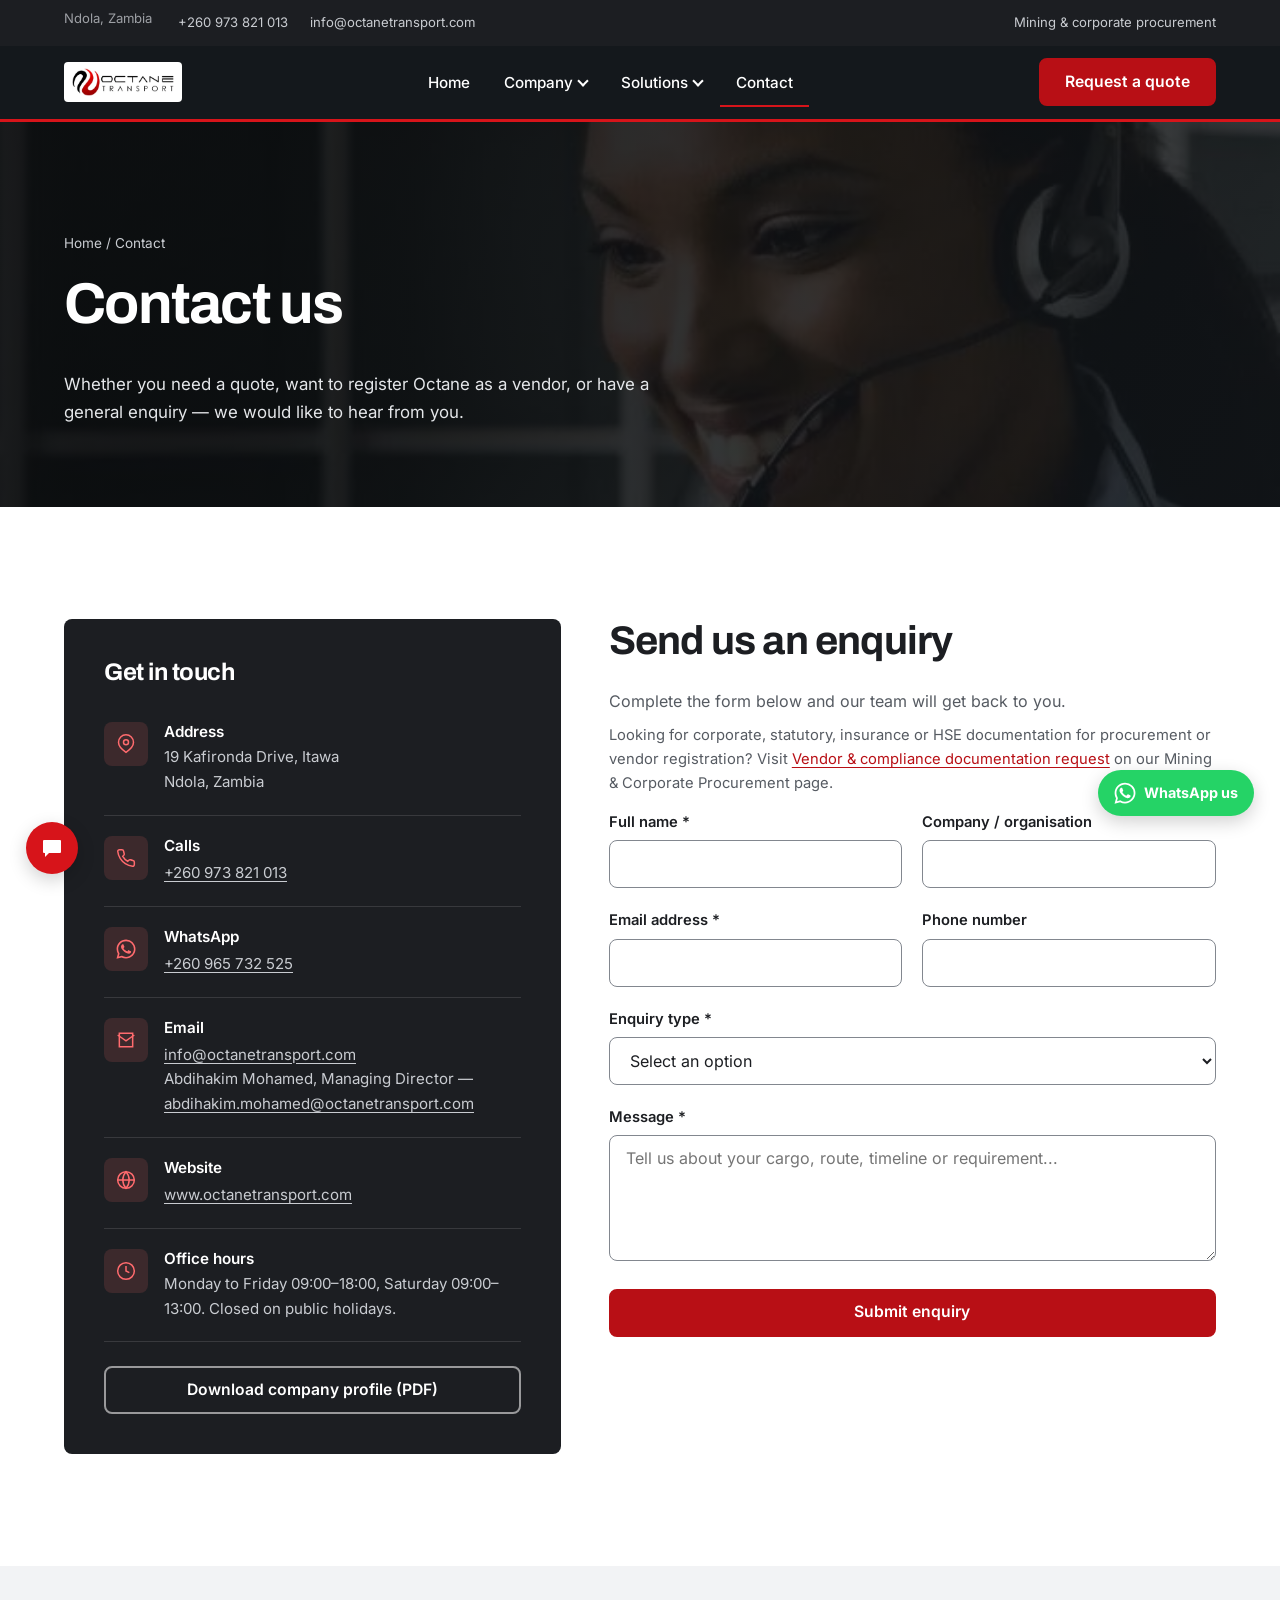
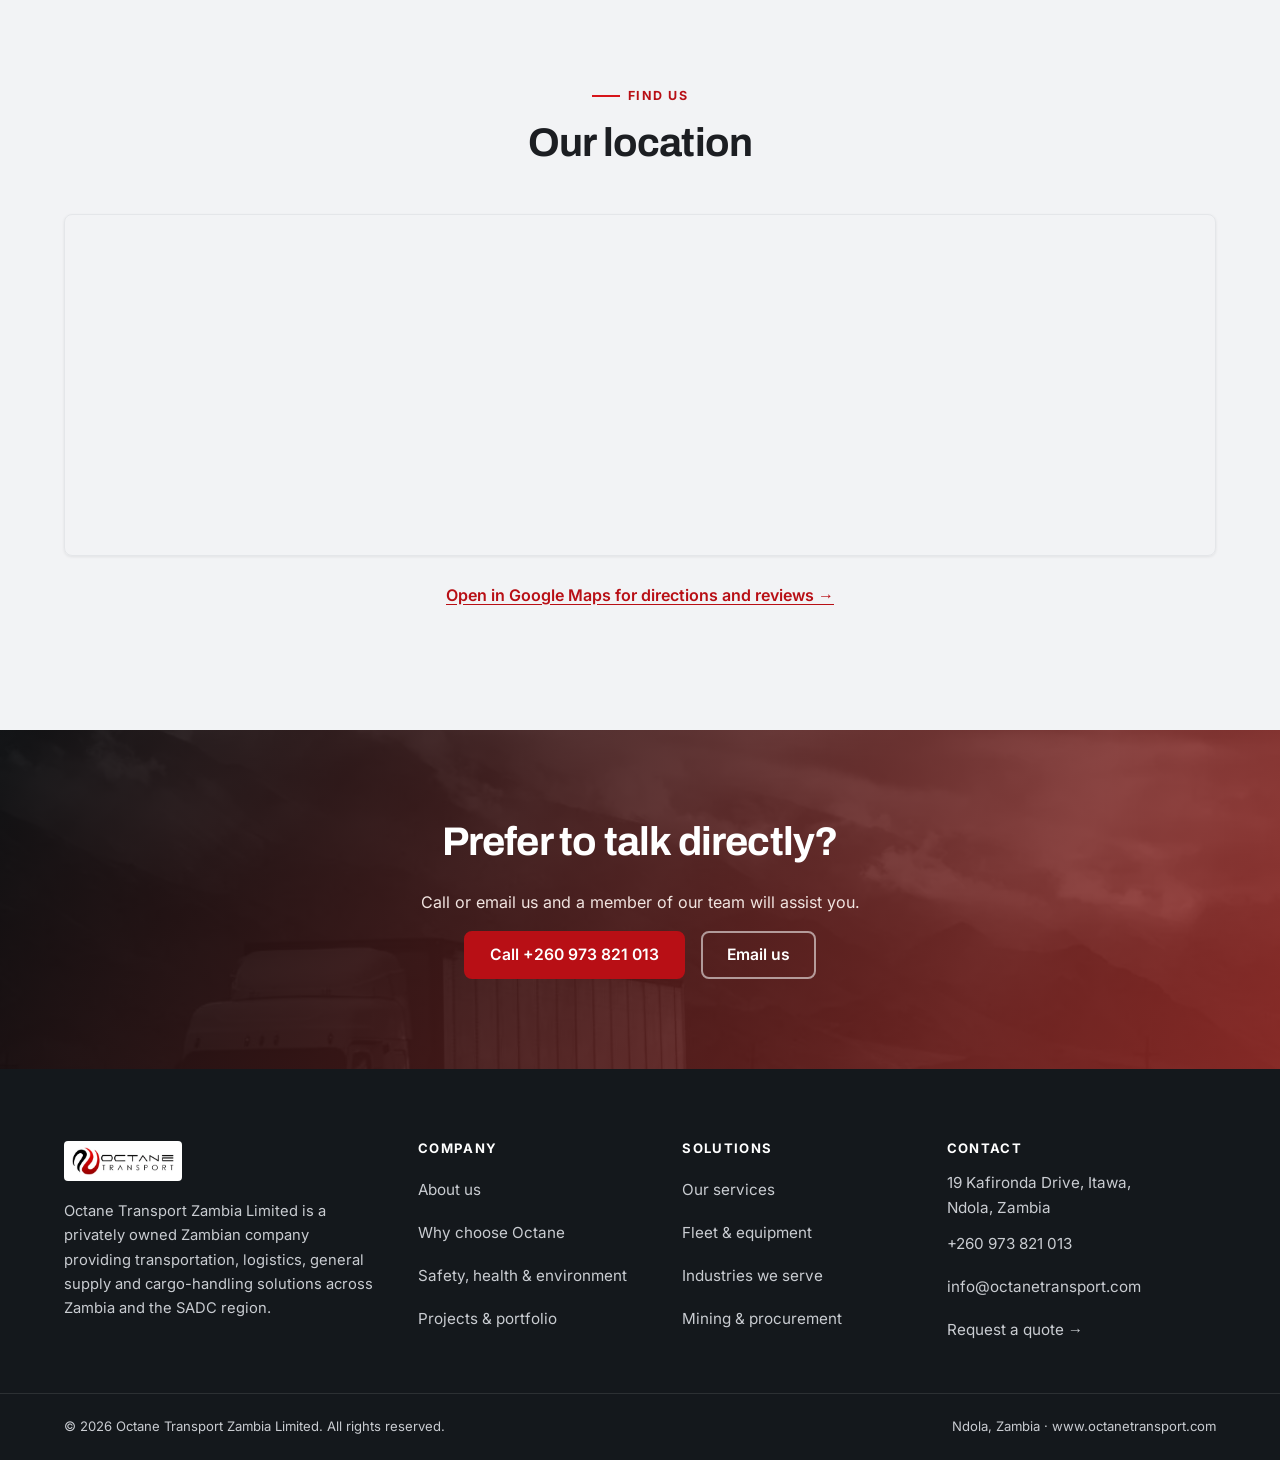
<file: contact.html>
<!doctype html>
<html lang="en">
<head>
<meta charset="UTF-8">
<meta name="viewport" content="width=device-width, initial-scale=1.0">
<title>Contact Octane Transport | Request a Quote, Ndola, Zambia</title>
<meta name="description" content="Request a quote from Octane Transport Zambia Limited in Ndola. Call +260 973 821 013, WhatsApp +260 965 732 525 or send the enquiry form.">
<link rel="canonical" href="https://www.octanetransport.com/contact">
<script>if(/\.html$/.test(location.pathname))history.replaceState(null,'',location.pathname.replace(/(index)?\.html$/,'')+location.search+location.hash);</script>
<link rel="preload" as="image" href="assets/img/customer-service-wide.webp">
<meta property="og:title" content="Contact Octane Transport | Request a Quote, Ndola, Zambia">
<meta property="og:description" content="Request a quote from Octane Transport Zambia Limited in Ndola. Call +260 973 821 013, WhatsApp +260 965 732 525 or send the enquiry form.">
<meta property="og:image" content="https://www.octanetransport.com/assets/img/share-1200x630.jpg">
<meta property="og:url" content="https://www.octanetransport.com/contact">
<meta property="og:type" content="website">
<meta property="og:site_name" content="Octane Transport Zambia Limited">
<meta property="og:locale" content="en_ZM">
<meta property="og:image:width" content="1200">
<meta property="og:image:height" content="630">
<meta property="og:image:alt" content="Octane Transport Mercedes-Benz Actros truck with a tri-axle flatbed trailer">
<meta name="twitter:card" content="summary_large_image">
<meta name="twitter:title" content="Contact Octane Transport | Request a Quote, Ndola, Zambia">
<meta name="twitter:description" content="Request a quote from Octane Transport Zambia Limited in Ndola. Call +260 973 821 013, WhatsApp +260 965 732 525 or send the enquiry form.">
<meta name="twitter:image" content="https://www.octanetransport.com/assets/img/share-1200x630.jpg">
<link rel="icon" type="image/png" sizes="192x192" href="/assets/img/icon-192.png">
<link rel="apple-touch-icon" href="/assets/img/apple-touch-icon.png">
<meta name="theme-color" content="#14181c">
<link rel="preload" as="font" type="font/woff2" href="/assets/fonts/archivo-latin.woff2" crossorigin>
<link rel="preload" as="font" type="font/woff2" href="/assets/fonts/inter-latin.woff2" crossorigin>
<link rel="stylesheet" href="assets/css/style.css">
<script type="application/ld+json">
{
  "@context": "https://schema.org",
  "@type": "LocalBusiness",
  "@id": "https://www.octanetransport.com/#business",
  "name": "Octane Transport Zambia Limited",
  "legalName": "Octane Transport Zambia Limited",
  "alternateName": [
    "Octane Transport",
    "Octane Transport Zambia"
  ],
  "url": "https://www.octanetransport.com/",
  "image": "https://www.octanetransport.com/assets/img/share-1200x630.jpg",
  "email": "info@octanetransport.com",
  "telephone": "+260973821013",
  "address": {
    "@type": "PostalAddress",
    "streetAddress": "19 Kafironda Drive, Itawa",
    "addressLocality": "Ndola",
    "addressRegion": "Copperbelt Province",
    "addressCountry": "ZM"
  },
  "hasMap": "https://www.google.com/maps?cid=7074308477456269480",
  "geo": {
    "@type": "GeoCoordinates",
    "latitude": -12.982864,
    "longitude": 28.661287
  }
}
</script>
<script type="application/ld+json">
{
  "@context": "https://schema.org",
  "@type": "BreadcrumbList",
  "itemListElement": [
    {"@type": "ListItem", "position": 1, "name": "Home", "item": "https://www.octanetransport.com/"},
    {"@type": "ListItem", "position": 2, "name": "Contact", "item": "https://www.octanetransport.com/contact"}
  ]
}
</script>
</head>
<body>
<a href="#main-content" class="skip-link">Skip to main content</a>

<header class="site-header">
  <div class="topbar">
    <div class="container">
      <div class="topbar-links">
        <span>Ndola, Zambia</span>
        <a href="tel:+260973821013">+260 973 821 013</a>
        <a href="mailto:info@octanetransport.com">info@octanetransport.com</a>
      </div>
      <div class="topbar-links"><a href="/procurement">Mining &amp; corporate procurement</a></div>
    </div>
  </div>
  <div class="container navbar">
    <a href="/" class="brand"><img src="assets/img/logo-300.webp" alt="Octane Transport Zambia Limited logo" width="300" height="82"></a>
    <nav>
      <ul class="nav-main">
        <li><a href="/">Home</a></li>
        <li>
          <button type="button" aria-expanded="false">Company <span class="caret"></span></button>
          <div class="dropdown">
            <a href="/about">About us</a>
            <a href="/why-choose-us">Why choose Octane</a>
            <a href="/hse">Safety, health &amp; environment</a>
            <a href="/projects">Projects &amp; portfolio</a>
          </div>
        </li>
        <li>
          <button type="button" aria-expanded="false">Solutions <span class="caret"></span></button>
          <div class="dropdown">
            <a href="/services">Our services</a>
            <a href="/fleet">Fleet &amp; equipment</a>
            <a href="/industries">Industries we serve</a>
            <a href="/procurement">Mining &amp; corporate procurement</a>
          </div>
        </li>
        <li><a href="/contact">Contact</a></li>
        <li class="nav-cta-mobile"><a href="/contact" class="btn btn-primary btn-block">Request a quote</a></li>
      </ul>
    </nav>
    <div class="nav-cta">
      <a href="/contact" class="btn btn-primary">Request a quote</a>
      <button class="nav-toggle" aria-label="Toggle menu" aria-expanded="false"><span></span><span></span><span></span></button>
    </div>
  </div>
</header>
<div class="nav-overlay"></div>

<main id="main-content">

  <section class="page-hero" style="background-image:url('assets/img/customer-service-wide.webp')">
    <div class="container">
      <div class="breadcrumb"><a href="/">Home</a> / Contact</div>
      <h1>Contact us</h1>
      <p class="lead">Whether you need a quote, want to register Octane as a vendor, or have a general enquiry &mdash; we would like to hear from you.</p>
    </div>
  </section>

  <section class="section">
    <div class="container contact-grid">

      <div class="contact-card">
        <h2 style="color:#fff;font-size:1.5rem;margin-bottom:16px;">Get in touch</h2>

        <div class="item">
          <div class="ic"><svg viewBox="0 0 24 24"><path d="M21 10c0 6-9 12-9 12s-9-6-9-12a9 9 0 0118 0z"/><circle cx="12" cy="10" r="3"/></svg></div>
          <div><h3>Address</h3><p>19 Kafironda Drive, Itawa<br>Ndola, Zambia</p></div>
        </div>

        <div class="item">
          <div class="ic"><svg viewBox="0 0 24 24"><path d="M22 16.92v3a2 2 0 01-2.18 2 19.79 19.79 0 01-8.63-3.07 19.5 19.5 0 01-6-6 19.79 19.79 0 01-3.07-8.67A2 2 0 014.11 2h3a2 2 0 012 1.72c.13.96.36 1.9.7 2.81a2 2 0 01-.45 2.11L8.09 9.91a16 16 0 006 6l1.27-1.27a2 2 0 012.11-.45c.91.34 1.85.57 2.81.7A2 2 0 0122 16.92z"/></svg></div>
          <div><h3>Calls</h3><a href="tel:+260973821013">+260 973 821 013</a></div>
        </div>

        <div class="item">
          <div class="ic"><svg viewBox="0 0 24 24" style="fill:currentColor;stroke:none;"><path d="M17.47 14.38c-.3-.15-1.76-.87-2.03-.97-.27-.1-.47-.15-.67.15-.2.3-.77.97-.94 1.17-.17.2-.35.22-.64.07-.3-.15-1.26-.46-2.39-1.47-.88-.79-1.48-1.76-1.65-2.06-.17-.3-.02-.46.13-.61.13-.13.3-.35.45-.52.15-.17.2-.3.3-.5.1-.2.05-.37-.02-.52-.07-.15-.67-1.61-.92-2.21-.24-.58-.49-.5-.67-.51h-.57c-.2 0-.52.07-.79.37-.27.3-1.04 1.02-1.04 2.48s1.07 2.88 1.21 3.08c.15.2 2.1 3.2 5.08 4.49.71.31 1.26.49 1.7.63.71.23 1.36.2 1.87.12.57-.09 1.76-.72 2.01-1.41.25-.7.25-1.29.17-1.41-.07-.12-.27-.2-.57-.35zM12.05 21.5h-.01a9.4 9.4 0 01-4.8-1.31l-.34-.2-3.57.94.95-3.48-.22-.36a9.4 9.4 0 01-1.44-5.02c0-5.2 4.23-9.43 9.44-9.43 2.52 0 4.89.98 6.67 2.77a9.37 9.37 0 012.76 6.67c0 5.2-4.24 9.43-9.44 9.43zm8.03-17.46A11.28 11.28 0 0012.05.72C5.8.72.7 5.8.7 12.07c0 2 .52 3.95 1.52 5.67L.6 23.64l6.03-1.58a11.33 11.33 0 005.42 1.38h.01c6.26 0 11.35-5.09 11.35-11.35 0-3.03-1.18-5.88-3.32-8.02z"/></svg></div>
          <div><h3>WhatsApp</h3><a href="https://wa.me/260965732525?text=Hello%20Octane%20Transport%2C%20I%27d%20like%20to%20request%20a%20quote." target="_blank" rel="noopener">+260 965 732 525</a></div>
        </div>

        <div class="item">
          <div class="ic"><svg viewBox="0 0 24 24"><path d="M4 4h16v16H4z"/><path d="M22 6l-10 7L2 6"/></svg></div>
          <div>
            <h3>Email</h3>
            <a href="mailto:info@octanetransport.com">info@octanetransport.com</a>
            <p>Abdihakim Mohamed, Managing Director &mdash; <a href="mailto:abdihakim.mohamed@octanetransport.com">abdihakim.mohamed@<wbr>octanetransport.com</a></p>
          </div>
        </div>

        <div class="item">
          <div class="ic"><svg viewBox="0 0 24 24"><circle cx="12" cy="12" r="10"/><path d="M2 12h20M12 2a15 15 0 010 20 15 15 0 010-20z"/></svg></div>
          <div><h3>Website</h3><a href="https://www.octanetransport.com" target="_blank" rel="noopener">www.octanetransport.com</a></div>
        </div>

        <div class="item">
          <div class="ic"><svg viewBox="0 0 24 24"><circle cx="12" cy="12" r="10"/><path d="M12 6v6l4 2"/></svg></div>
          <div><h3>Office hours</h3><p>Monday to Friday 09:00&ndash;18:00, Saturday 09:00&ndash;13:00. Closed on public holidays.</p></div>
        </div>

        <a href="/company_profile_updated.pdf" class="btn btn-outline btn-block" style="margin-top:24px;" target="_blank" rel="noopener">Download company profile (PDF)</a>
      </div>

      <div>
        <h2>Send us an enquiry</h2>
        <p style="color:var(--gray-600);">Complete the form below and our team will get back to you.</p>
        <p style="color:var(--gray-600);font-size:.92rem;margin-top:-8px;">Looking for corporate, statutory, insurance or HSE documentation for procurement or vendor registration? Visit <a href="/procurement#vendor-documentation" style="color:var(--accent-text);text-decoration:underline;">Vendor &amp; compliance documentation request</a> on our Mining &amp; Corporate Procurement page.</p>

        <form id="enquiry-form" action="https://api.web3forms.com/submit" method="POST" novalidate>
          <input type="hidden" name="access_key" value="7f27c753-6019-4c9e-a7eb-9c432a0be1ca">
          <input type="hidden" name="from_name" value="Octane Transport Website">
          <input type="hidden" name="subject" value="New website enquiry &mdash; Octane Transport">
          <input type="checkbox" name="botcheck" style="display:none" tabindex="-1" autocomplete="off" aria-hidden="true">
          <div class="form-row">
            <div class="form-group">
              <label for="name">Full name *</label>
              <input type="text" id="name" name="name" required>
            </div>
            <div class="form-group">
              <label for="company">Company / organisation</label>
              <input type="text" id="company" name="company">
            </div>
          </div>
          <div class="form-row">
            <div class="form-group">
              <label for="email">Email address *</label>
              <input type="email" id="email" name="email" required>
            </div>
            <div class="form-group">
              <label for="phone">Phone number</label>
              <input type="tel" id="phone" name="phone">
            </div>
          </div>
          <div class="form-group">
            <label for="enquiry-type">Enquiry type *</label>
            <select id="enquiry-type" name="enquiry-type" required>
              <option value="">Select an option</option>
              <option>Request a Quote</option>
              <option>General Enquiry</option>
              <option>Mining &amp; Corporate Procurement</option>
              <option>Vendor Registration</option>
              <option>Other</option>
            </select>
          </div>
          <div class="form-group">
            <label for="message">Message *</label>
            <textarea id="message" name="message" rows="5" required placeholder="Tell us about your cargo, route, timeline or requirement..."></textarea>
          </div>
          <button type="submit" class="btn btn-primary btn-block">Submit enquiry</button>
          <div id="form-status" role="status"></div>
        </form>
      </div>

    </div>
  </section>

  <section class="section section-alt">
    <div class="container">
      <div class="section-head center">
        <div class="eyebrow">Find Us</div>
        <h2>Our location</h2>
      </div>
      <div class="map-box">
        <iframe src="https://www.google.com/maps?q=-12.982864,28.661287&output=embed" loading="lazy" referrerpolicy="no-referrer-when-downgrade" title="Octane Transport Zambia Limited location map"></iframe>
      </div>
      <p class="map-link"><a href="https://www.google.com/maps?cid=7074308477456269480" target="_blank" rel="noopener">Open in Google Maps for directions and reviews &rarr;</a></p>
    </div>
  </section>

  <section class="cta-banner" style="background-image:url('assets/img/truck-mountain-mono.webp')">
    <div class="container">
      <h2>Prefer to talk directly?</h2>
      <p class="max-w" style="color:#f1e4e0;">Call or email us and a member of our team will assist you.</p>
      <div class="btn-row" style="justify-content:center;">
        <a href="tel:+260973821013" class="btn btn-primary">Call +260 973 821 013</a>
        <a href="mailto:info@octanetransport.com" class="btn btn-outline">Email us</a>
      </div>
    </div>
  </section>

</main>

<footer class="site-footer">
  <div class="footer-top">
    <div class="container footer-grid">
      <div class="footer-brand">
        <img src="assets/img/logo-300.webp" alt="Octane Transport Zambia Limited" width="300" height="82" loading="lazy">
        <p>Octane Transport Zambia Limited is a privately owned Zambian company providing transportation, logistics, general supply and cargo-handling solutions across Zambia and the SADC region.</p>
      </div>
      <div>
        <h2>Company</h2>
        <ul>
          <li><a href="/about">About us</a></li>
          <li><a href="/why-choose-us">Why choose Octane</a></li>
          <li><a href="/hse">Safety, health &amp; environment</a></li>
          <li><a href="/projects">Projects &amp; portfolio</a></li>
        </ul>
      </div>
      <div>
        <h2>Solutions</h2>
        <ul>
          <li><a href="/services">Our services</a></li>
          <li><a href="/fleet">Fleet &amp; equipment</a></li>
          <li><a href="/industries">Industries we serve</a></li>
          <li><a href="/procurement">Mining &amp; procurement</a></li>
        </ul>
      </div>
      <div>
        <h2>Contact</h2>
        <ul>
          <li>19 Kafironda Drive, Itawa,<br>Ndola, Zambia</li>
          <li><a href="tel:+260973821013">+260 973 821 013</a></li>
          <li><a href="mailto:info@octanetransport.com">info@octanetransport.com</a></li>
          <li><a href="/contact">Request a quote &rarr;</a></li>
        </ul>
      </div>
    </div>
  </div>
  <div class="footer-bottom">
    <div class="container">
      <span>&copy; <span id="year"></span> Octane Transport Zambia Limited. All rights reserved.</span>
      <span>Ndola, Zambia &middot; www.octanetransport.com</span>
    </div>
  </div>
</footer>
<button class="back-to-top" aria-label="Back to top">&uarr;</button>
<script src="assets/js/main.js"></script>
<script src="assets/js/chat-widget.js" defer></script>
</body>
</html>
</file>
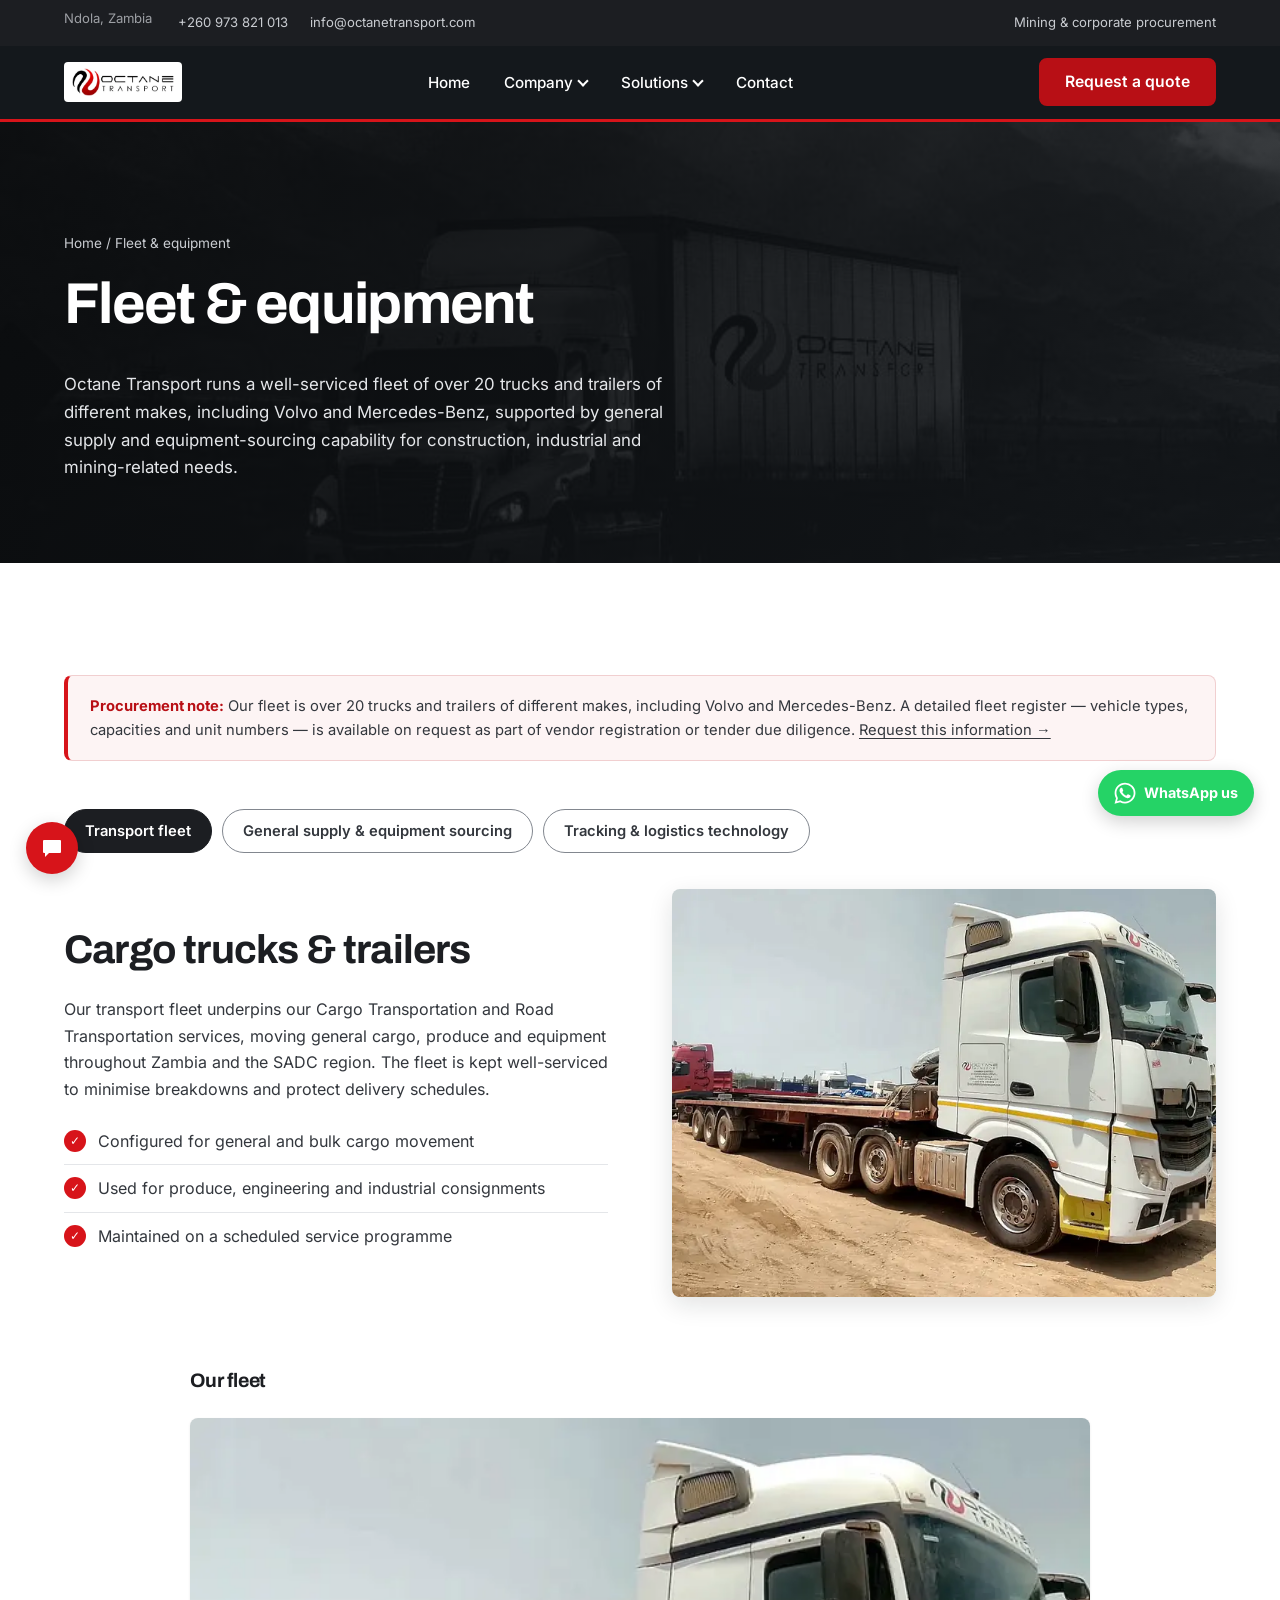
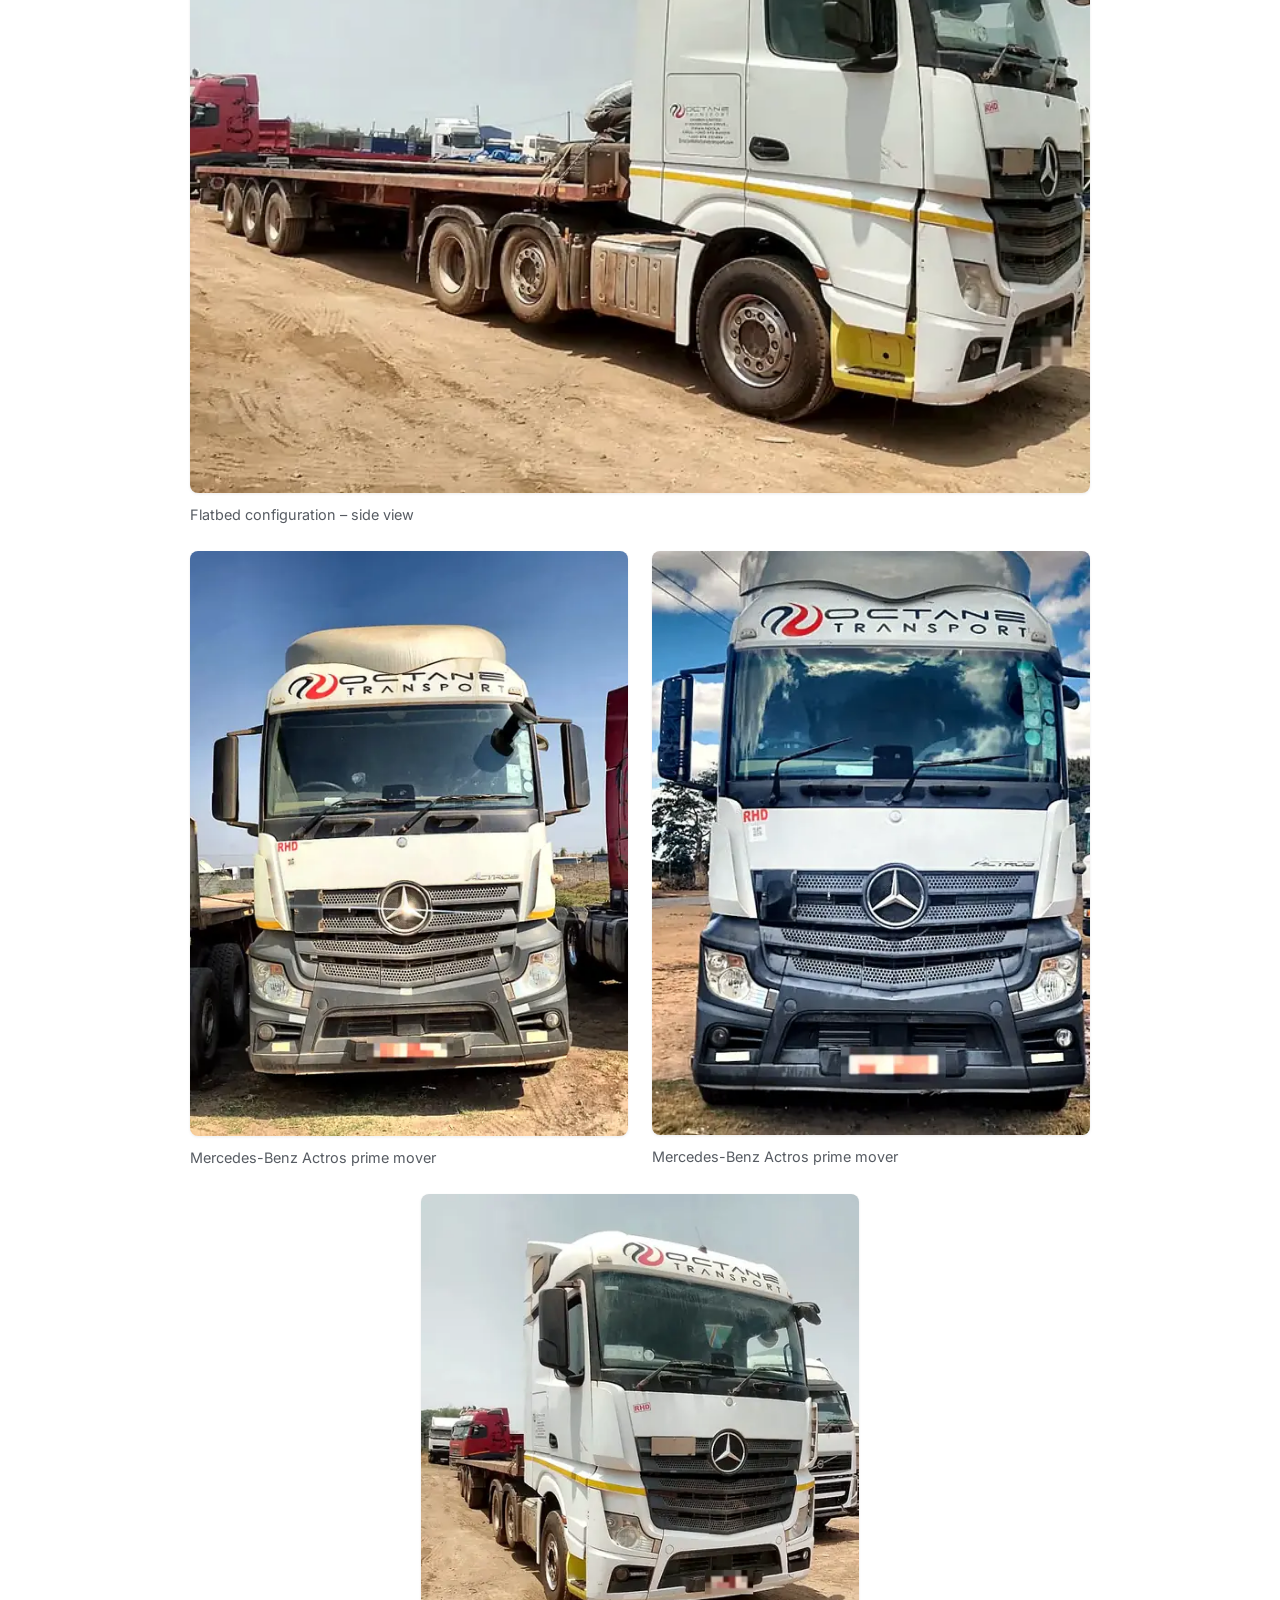
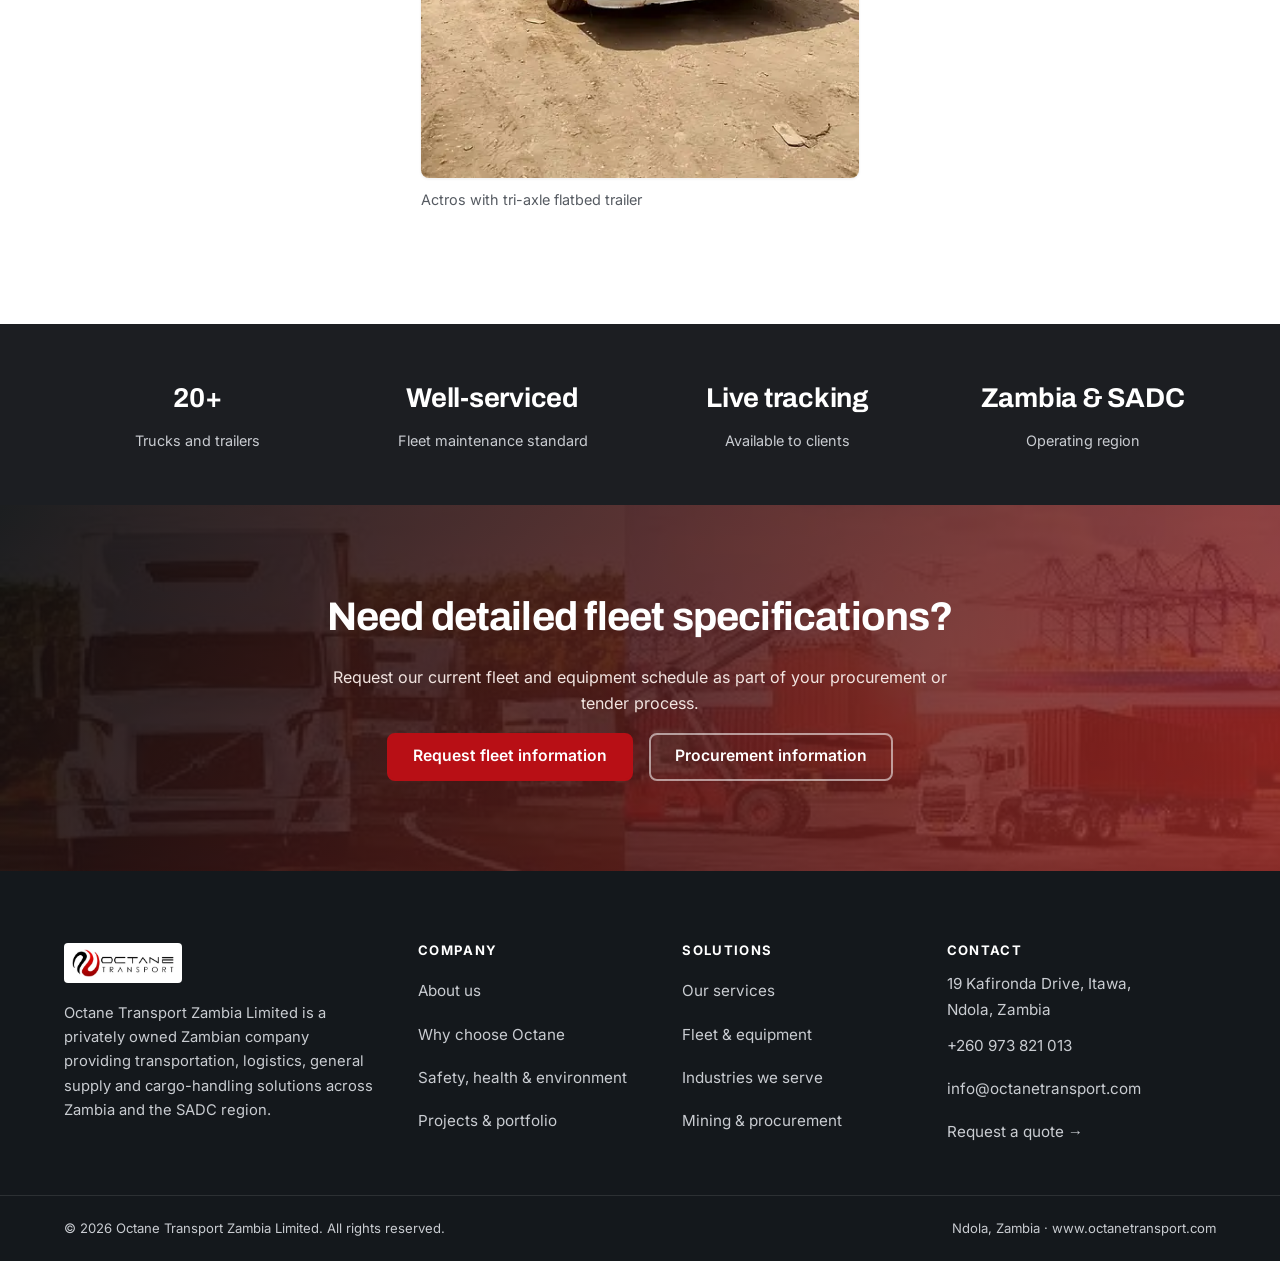
<file: fleet.html>
<!doctype html>
<html lang="en">
<head>
<meta charset="UTF-8">
<meta name="viewport" content="width=device-width, initial-scale=1.0">
<title>Fleet &amp; Equipment | Octane Transport Zambia</title>
<meta name="description" content="Over 20 trucks and trailers, including Volvo and Mercedes-Benz units, kept on a scheduled service programme in Ndola. Fleet register available on request.">
<link rel="canonical" href="https://www.octanetransport.com/fleet">
<script>if(/\.html$/.test(location.pathname))history.replaceState(null,'',location.pathname.replace(/(index)?\.html$/,'')+location.search+location.hash);</script>
<link rel="preload" as="image" href="assets/img/truck-mono-alt.webp">
<meta property="og:title" content="Fleet &amp; Equipment | Octane Transport Zambia">
<meta property="og:description" content="Over 20 trucks and trailers, including Volvo and Mercedes-Benz units, kept on a scheduled service programme in Ndola. Fleet register available on request.">
<meta property="og:image" content="https://www.octanetransport.com/assets/img/share-1200x630.jpg">
<meta property="og:url" content="https://www.octanetransport.com/fleet">
<meta property="og:type" content="website">
<meta property="og:site_name" content="Octane Transport Zambia Limited">
<meta property="og:locale" content="en_ZM">
<meta property="og:image:width" content="1200">
<meta property="og:image:height" content="630">
<meta property="og:image:alt" content="Octane Transport Mercedes-Benz Actros truck with a tri-axle flatbed trailer">
<meta name="twitter:card" content="summary_large_image">
<meta name="twitter:title" content="Fleet &amp; Equipment | Octane Transport Zambia">
<meta name="twitter:description" content="Over 20 trucks and trailers, including Volvo and Mercedes-Benz units, kept on a scheduled service programme in Ndola. Fleet register available on request.">
<meta name="twitter:image" content="https://www.octanetransport.com/assets/img/share-1200x630.jpg">
<link rel="icon" type="image/png" sizes="192x192" href="/assets/img/icon-192.png">
<link rel="apple-touch-icon" href="/assets/img/apple-touch-icon.png">
<meta name="theme-color" content="#14181c">
<link rel="preload" as="font" type="font/woff2" href="/assets/fonts/archivo-latin.woff2" crossorigin>
<link rel="preload" as="font" type="font/woff2" href="/assets/fonts/inter-latin.woff2" crossorigin>
<link rel="stylesheet" href="assets/css/style.css">
<script type="application/ld+json">
{
  "@context": "https://schema.org",
  "@type": "BreadcrumbList",
  "itemListElement": [
    {"@type": "ListItem", "position": 1, "name": "Home", "item": "https://www.octanetransport.com/"},
    {"@type": "ListItem", "position": 2, "name": "Fleet & Equipment", "item": "https://www.octanetransport.com/fleet"}
  ]
}
</script>
</head>
<body>
<a href="#main-content" class="skip-link">Skip to main content</a>

<header class="site-header">
  <div class="topbar">
    <div class="container">
      <div class="topbar-links">
        <span>Ndola, Zambia</span>
        <a href="tel:+260973821013">+260 973 821 013</a>
        <a href="mailto:info@octanetransport.com">info@octanetransport.com</a>
      </div>
      <div class="topbar-links"><a href="/procurement">Mining &amp; corporate procurement</a></div>
    </div>
  </div>
  <div class="container navbar">
    <a href="/" class="brand"><img src="assets/img/logo-300.webp" alt="Octane Transport Zambia Limited logo" width="300" height="82"></a>
    <nav>
      <ul class="nav-main">
        <li><a href="/">Home</a></li>
        <li>
          <button type="button" aria-expanded="false">Company <span class="caret"></span></button>
          <div class="dropdown">
            <a href="/about">About us</a>
            <a href="/why-choose-us">Why choose Octane</a>
            <a href="/hse">Safety, health &amp; environment</a>
            <a href="/projects">Projects &amp; portfolio</a>
          </div>
        </li>
        <li>
          <button type="button" aria-expanded="false">Solutions <span class="caret"></span></button>
          <div class="dropdown">
            <a href="/services">Our services</a>
            <a href="/fleet">Fleet &amp; equipment</a>
            <a href="/industries">Industries we serve</a>
            <a href="/procurement">Mining &amp; corporate procurement</a>
          </div>
        </li>
        <li><a href="/contact">Contact</a></li>
        <li class="nav-cta-mobile"><a href="/contact" class="btn btn-primary btn-block">Request a quote</a></li>
      </ul>
    </nav>
    <div class="nav-cta">
      <a href="/contact" class="btn btn-primary">Request a quote</a>
      <button class="nav-toggle" aria-label="Toggle menu" aria-expanded="false"><span></span><span></span><span></span></button>
    </div>
  </div>
</header>
<div class="nav-overlay"></div>

<main id="main-content">

  <section class="page-hero" style="background-image:url('assets/img/truck-mono-alt.webp')">
    <div class="container">
      <div class="breadcrumb"><a href="/">Home</a> / Fleet &amp; equipment</div>
      <h1>Fleet &amp; equipment</h1>
      <p class="lead">Octane Transport runs a well-serviced fleet of over 20 trucks and trailers of different makes, including Volvo and Mercedes-Benz, supported by general supply and equipment-sourcing capability for construction, industrial and mining-related needs.</p>
    </div>
  </section>

  <section class="section">
    <div class="container">
      <div class="notice" style="margin-bottom:48px;">
        <b>Procurement note:</b> Our fleet is over 20 trucks and trailers of different makes, including Volvo and Mercedes-Benz. A detailed fleet register &mdash; vehicle types, capacities and unit numbers &mdash; is available on request as part of vendor registration or tender due diligence. <a href="/contact">Request this information &rarr;</a>
      </div>

      <div class="tab-nav">
        <button class="tab-btn active" data-tab="tab-transport">Transport fleet</button>
        <button class="tab-btn" data-tab="tab-supply">General supply &amp; equipment sourcing</button>
        <button class="tab-btn" data-tab="tab-tech">Tracking &amp; logistics technology</button>
      </div>

      <div class="tab-panel active" id="tab-transport">
        <div class="split">
          <div>
            <h2>Cargo trucks &amp; trailers</h2>
            <p>Our transport fleet underpins our Cargo Transportation and Road Transportation services, moving general cargo, produce and equipment throughout Zambia and the SADC region. The fleet is kept well-serviced to minimise breakdowns and protect delivery schedules.</p>
            <ul class="check-list">
              <li><span class="tick">&#10003;</span>Configured for general and bulk cargo movement</li>
              <li><span class="tick">&#10003;</span>Used for produce, engineering and industrial consignments</li>
              <li><span class="tick">&#10003;</span>Maintained on a scheduled service programme</li>
            </ul>
          </div>
          <img src="assets/img/fleet/octane-actros-flatbed-side.webp" alt="Octane Transport Mercedes-Benz Actros prime mover coupled to a tri-axle flatbed trailer" width="1200" height="900" srcset="assets/img/fleet/octane-actros-flatbed-side-720.webp 720w, assets/img/fleet/octane-actros-flatbed-side.webp 1200w" sizes="(max-width:900px) calc(100vw - 48px), 536px" fetchpriority="high">
        </div>

        <div class="fleet-gallery">
          <h3>Our fleet</h3>
          <div class="fleet-grid">
            <figure class="fleet-item fleet-item--wide">
              <img src="assets/img/fleet/octane-actros-flatbed-side.webp" alt="Side view of a white Octane Transport Mercedes-Benz Actros with a tri-axle flatbed trailer parked in a yard" width="1200" height="900" srcset="assets/img/fleet/octane-actros-flatbed-side-720.webp 720w, assets/img/fleet/octane-actros-flatbed-side.webp 1200w" sizes="(max-width:948px) calc(100vw - 48px), 900px" loading="lazy">
              <figcaption>Flatbed configuration &ndash; side view</figcaption>
            </figure>
            <figure class="fleet-item">
              <img src="assets/img/fleet/octane-actros-white-front-1.webp" alt="Front view of a white Mercedes-Benz Actros prime mover with Octane Transport branding on the roof fairing" width="808" height="1080" srcset="assets/img/fleet/octane-actros-white-front-1-480.webp 480w, assets/img/fleet/octane-actros-white-front-1.webp 808w" sizes="(max-width:640px) calc(100vw - 48px), 438px" loading="lazy">
              <figcaption>Mercedes-Benz Actros prime mover</figcaption>
            </figure>
            <figure class="fleet-item">
              <img src="assets/img/fleet/octane-actros-white-front-2.webp" alt="Close-up front view of an Octane Transport Mercedes-Benz Actros cab and grille" width="640" height="853" srcset="assets/img/fleet/octane-actros-white-front-2-480.webp 480w, assets/img/fleet/octane-actros-white-front-2.webp 640w" sizes="(max-width:640px) calc(100vw - 48px), 438px" loading="lazy">
              <figcaption>Mercedes-Benz Actros prime mover</figcaption>
            </figure>
            <figure class="fleet-item fleet-item--center">
              <img src="assets/img/fleet/octane-actros-flatbed-front.webp" alt="Octane Transport Mercedes-Benz Actros hitched to a tri-axle flatbed trailer, seen from the front" width="900" height="1200" srcset="assets/img/fleet/octane-actros-flatbed-front-480.webp 480w, assets/img/fleet/octane-actros-flatbed-front.webp 900w" sizes="(max-width:640px) calc(100vw - 48px), 438px" loading="lazy">
              <figcaption>Actros with tri-axle flatbed trailer</figcaption>
            </figure>
          </div>
        </div>
      </div>

      <div class="tab-panel" id="tab-supply">
        <div class="split">
          <img src="assets/img/port-operations.webp" alt="Cargo handling and equipment sourcing" width="311" height="162" loading="lazy">
          <div>
            <h2>General supply &amp; equipment sourcing</h2>
            <p>Beyond our own transport fleet, our General Supply service sources and delivers building and construction materials, mining and industrial equipment, general office and hospital consumables, and PPE attire &mdash; backed by our own civil works and engineering fabrication capability.</p>
            <ul class="check-list">
              <li><span class="tick">&#10003;</span>Building &amp; construction materials</li>
              <li><span class="tick">&#10003;</span>Mining &amp; industrial equipment</li>
              <li><span class="tick">&#10003;</span>PPE attire and general/hospital consumables</li>
            </ul>
          </div>
        </div>
      </div>

      <div class="tab-panel" id="tab-tech">
        <div class="split">
          <div>
            <h2>Tracking &amp; logistics technology</h2>
            <p>Every consignment can be monitored through our real-time cargo tracking system, giving clients exact shipment location data and early awareness of delays &mdash; supported by our logistics team handling paperwork and compliant insurance protocols ahead of movement.</p>
            <ul class="check-list">
              <li><span class="tick">&#10003;</span>Real-time shipment location visibility</li>
              <li><span class="tick">&#10003;</span>Early delay notification</li>
              <li><span class="tick">&#10003;</span>Documentation &amp; insurance compliance support</li>
            </ul>
          </div>
          <img src="assets/img/port-containers.webp" alt="Logistics and cargo handling operations" width="841" height="452" loading="lazy">
        </div>
      </div>

    </div>
  </section>

  <section class="stat-strip">
    <div class="container grid grid-4">
      <div class="stat"><b>20+</b><span>Trucks and trailers</span></div>
      <div class="stat"><b>Well-serviced</b><span>Fleet maintenance standard</span></div>
      <div class="stat"><b>Live tracking</b><span>Available to clients</span></div>
      <div class="stat"><b>Zambia &amp; SADC</b><span>Operating region</span></div>
    </div>
  </section>

  <section class="cta-banner" style="background-image:url('assets/img/ops-collage.webp')">
    <div class="container">
      <h2>Need detailed fleet specifications?</h2>
      <p class="max-w" style="color:#f1e4e0;">Request our current fleet and equipment schedule as part of your procurement or tender process.</p>
      <div class="btn-row" style="justify-content:center;">
        <a href="/contact" class="btn btn-primary">Request fleet information</a>
        <a href="/procurement" class="btn btn-outline">Procurement information</a>
      </div>
    </div>
  </section>

</main>

<footer class="site-footer">
  <div class="footer-top">
    <div class="container footer-grid">
      <div class="footer-brand">
        <img src="assets/img/logo-300.webp" alt="Octane Transport Zambia Limited" width="300" height="82" loading="lazy">
        <p>Octane Transport Zambia Limited is a privately owned Zambian company providing transportation, logistics, general supply and cargo-handling solutions across Zambia and the SADC region.</p>
      </div>
      <div>
        <h2>Company</h2>
        <ul>
          <li><a href="/about">About us</a></li>
          <li><a href="/why-choose-us">Why choose Octane</a></li>
          <li><a href="/hse">Safety, health &amp; environment</a></li>
          <li><a href="/projects">Projects &amp; portfolio</a></li>
        </ul>
      </div>
      <div>
        <h2>Solutions</h2>
        <ul>
          <li><a href="/services">Our services</a></li>
          <li><a href="/fleet">Fleet &amp; equipment</a></li>
          <li><a href="/industries">Industries we serve</a></li>
          <li><a href="/procurement">Mining &amp; procurement</a></li>
        </ul>
      </div>
      <div>
        <h2>Contact</h2>
        <ul>
          <li>19 Kafironda Drive, Itawa,<br>Ndola, Zambia</li>
          <li><a href="tel:+260973821013">+260 973 821 013</a></li>
          <li><a href="mailto:info@octanetransport.com">info@octanetransport.com</a></li>
          <li><a href="/contact">Request a quote &rarr;</a></li>
        </ul>
      </div>
    </div>
  </div>
  <div class="footer-bottom">
    <div class="container">
      <span>&copy; <span id="year"></span> Octane Transport Zambia Limited. All rights reserved.</span>
      <span>Ndola, Zambia &middot; www.octanetransport.com</span>
    </div>
  </div>
</footer>
<button class="back-to-top" aria-label="Back to top">&uarr;</button>
<script src="assets/js/main.js"></script>
<script src="assets/js/chat-widget.js" defer></script>
</body>
</html>
</file>
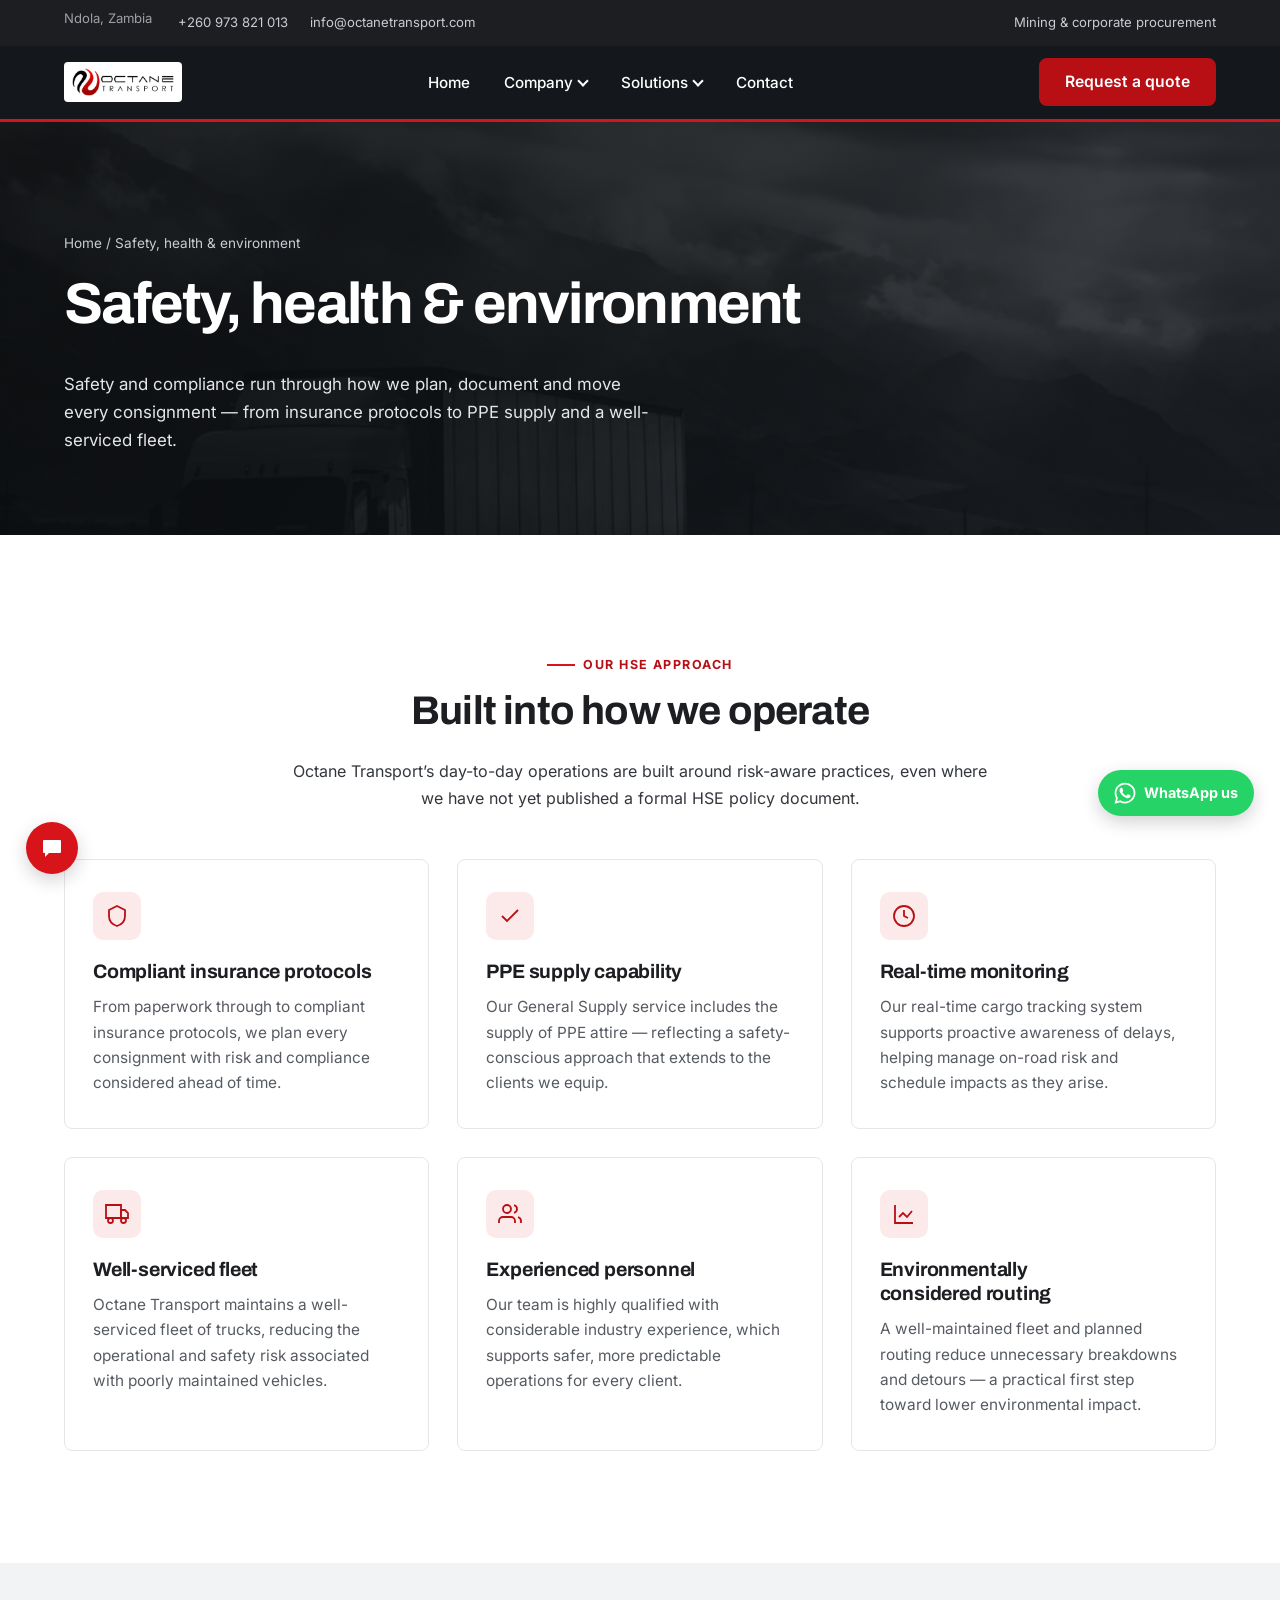
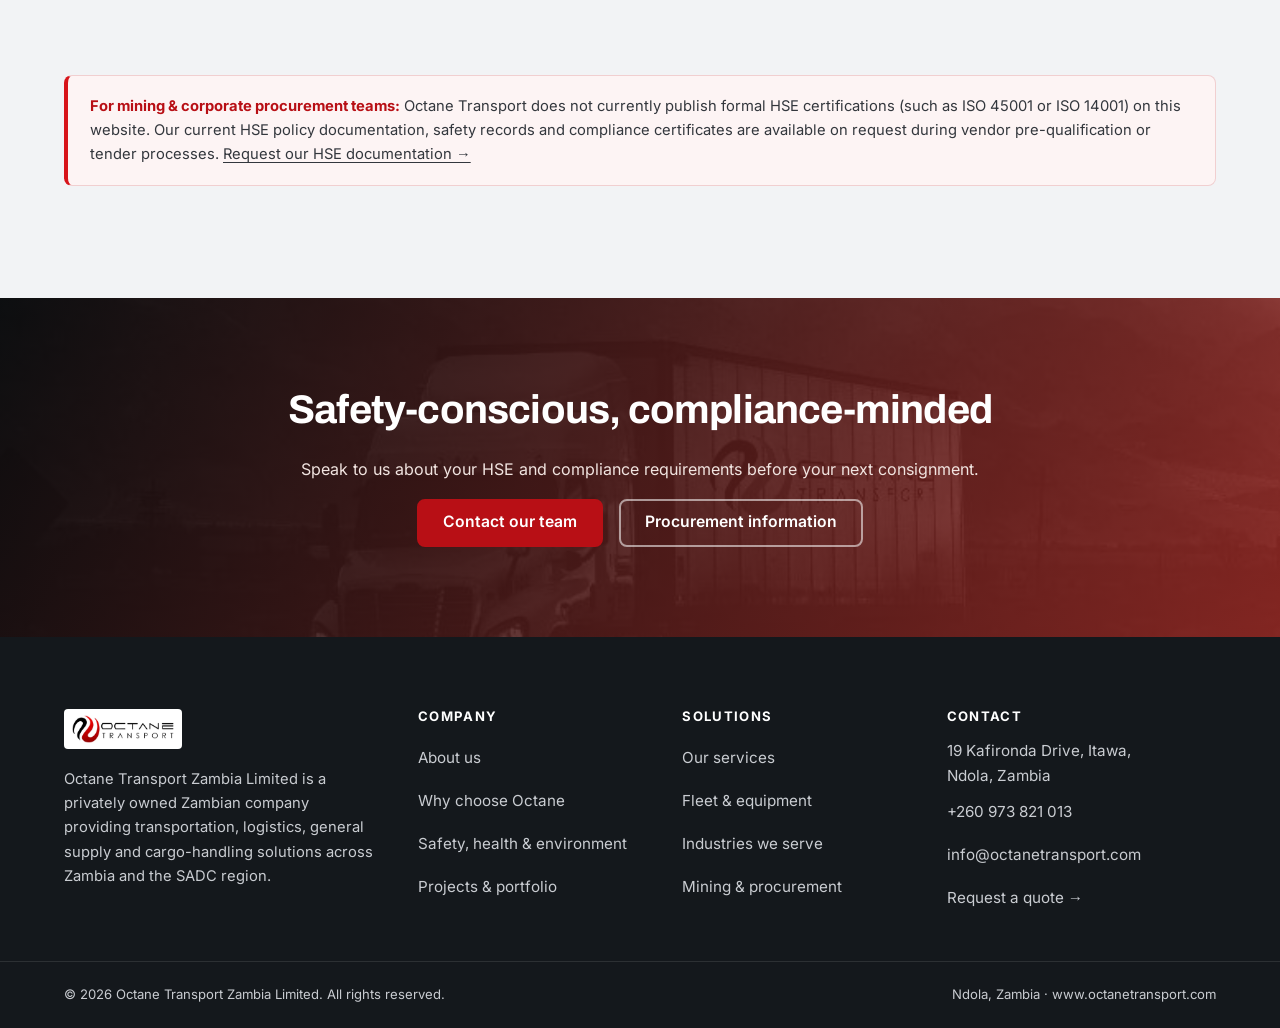
<file: hse.html>
<!doctype html>
<html lang="en">
<head>
<meta charset="UTF-8">
<meta name="viewport" content="width=device-width, initial-scale=1.0">
<title>Safety, Health &amp; Environment | Octane Transport Zambia</title>
<meta name="description" content="How Octane Transport manages safety, health and environment: goods-in-transit cover as standard, live tracking and a serviced fleet. Records on request.">
<link rel="canonical" href="https://www.octanetransport.com/hse">
<script>if(/\.html$/.test(location.pathname))history.replaceState(null,'',location.pathname.replace(/(index)?\.html$/,'')+location.search+location.hash);</script>
<link rel="preload" as="image" href="assets/img/truck-mountain-mono.webp">
<meta property="og:title" content="Safety, Health &amp; Environment | Octane Transport Zambia">
<meta property="og:description" content="How Octane Transport manages safety, health and environment: goods-in-transit cover as standard, live tracking and a serviced fleet. Records on request.">
<meta property="og:image" content="https://www.octanetransport.com/assets/img/share-1200x630.jpg">
<meta property="og:url" content="https://www.octanetransport.com/hse">
<meta property="og:type" content="website">
<meta property="og:site_name" content="Octane Transport Zambia Limited">
<meta property="og:locale" content="en_ZM">
<meta property="og:image:width" content="1200">
<meta property="og:image:height" content="630">
<meta property="og:image:alt" content="Octane Transport Mercedes-Benz Actros truck with a tri-axle flatbed trailer">
<meta name="twitter:card" content="summary_large_image">
<meta name="twitter:title" content="Safety, Health &amp; Environment | Octane Transport Zambia">
<meta name="twitter:description" content="How Octane Transport manages safety, health and environment: goods-in-transit cover as standard, live tracking and a serviced fleet. Records on request.">
<meta name="twitter:image" content="https://www.octanetransport.com/assets/img/share-1200x630.jpg">
<link rel="icon" type="image/png" sizes="192x192" href="/assets/img/icon-192.png">
<link rel="apple-touch-icon" href="/assets/img/apple-touch-icon.png">
<meta name="theme-color" content="#14181c">
<link rel="preload" as="font" type="font/woff2" href="/assets/fonts/archivo-latin.woff2" crossorigin>
<link rel="preload" as="font" type="font/woff2" href="/assets/fonts/inter-latin.woff2" crossorigin>
<link rel="stylesheet" href="assets/css/style.css">
<script type="application/ld+json">
{
  "@context": "https://schema.org",
  "@type": "BreadcrumbList",
  "itemListElement": [
    {"@type": "ListItem", "position": 1, "name": "Home", "item": "https://www.octanetransport.com/"},
    {"@type": "ListItem", "position": 2, "name": "Safety, Health & Environment", "item": "https://www.octanetransport.com/hse"}
  ]
}
</script>
</head>
<body>
<a href="#main-content" class="skip-link">Skip to main content</a>

<header class="site-header">
  <div class="topbar">
    <div class="container">
      <div class="topbar-links">
        <span>Ndola, Zambia</span>
        <a href="tel:+260973821013">+260 973 821 013</a>
        <a href="mailto:info@octanetransport.com">info@octanetransport.com</a>
      </div>
      <div class="topbar-links"><a href="/procurement">Mining &amp; corporate procurement</a></div>
    </div>
  </div>
  <div class="container navbar">
    <a href="/" class="brand"><img src="assets/img/logo-300.webp" alt="Octane Transport Zambia Limited logo" width="300" height="82"></a>
    <nav>
      <ul class="nav-main">
        <li><a href="/">Home</a></li>
        <li>
          <button type="button" aria-expanded="false">Company <span class="caret"></span></button>
          <div class="dropdown">
            <a href="/about">About us</a>
            <a href="/why-choose-us">Why choose Octane</a>
            <a href="/hse">Safety, health &amp; environment</a>
            <a href="/projects">Projects &amp; portfolio</a>
          </div>
        </li>
        <li>
          <button type="button" aria-expanded="false">Solutions <span class="caret"></span></button>
          <div class="dropdown">
            <a href="/services">Our services</a>
            <a href="/fleet">Fleet &amp; equipment</a>
            <a href="/industries">Industries we serve</a>
            <a href="/procurement">Mining &amp; corporate procurement</a>
          </div>
        </li>
        <li><a href="/contact">Contact</a></li>
        <li class="nav-cta-mobile"><a href="/contact" class="btn btn-primary btn-block">Request a quote</a></li>
      </ul>
    </nav>
    <div class="nav-cta">
      <a href="/contact" class="btn btn-primary">Request a quote</a>
      <button class="nav-toggle" aria-label="Toggle menu" aria-expanded="false"><span></span><span></span><span></span></button>
    </div>
  </div>
</header>
<div class="nav-overlay"></div>

<main id="main-content">

  <section class="page-hero" style="background-image:url('assets/img/truck-mountain-mono.webp')">
    <div class="container">
      <div class="breadcrumb"><a href="/">Home</a> / Safety, health &amp; environment</div>
      <h1>Safety, health &amp; environment</h1>
      <p class="lead">Safety and compliance run through how we plan, document and move every consignment &mdash; from insurance protocols to PPE supply and a well-serviced fleet.</p>
    </div>
  </section>

  <section class="section">
    <div class="container">
      <div class="section-head center">
        <div class="eyebrow">Our HSE Approach</div>
        <h2>Built into how we operate</h2>
        <p class="max-w" style="margin:0 auto;">Octane Transport&rsquo;s day-to-day operations are built around risk-aware practices, even where we have not yet published a formal HSE policy document.</p>
      </div>
      <div class="grid grid-3">
        <div class="card">
          <div class="icon"><svg viewBox="0 0 24 24"><path d="M12 2l8 4v6c0 5-3.5 8.5-8 10-4.5-1.5-8-5-8-10V6l8-4z"/></svg></div>
          <h3>Compliant insurance protocols</h3>
          <p>From paperwork through to compliant insurance protocols, we plan every consignment with risk and compliance considered ahead of time.</p>
        </div>
        <div class="card">
          <div class="icon"><svg viewBox="0 0 24 24"><path d="M20 6L9 17l-5-5"/></svg></div>
          <h3>PPE supply capability</h3>
          <p>Our General Supply service includes the supply of PPE attire &mdash; reflecting a safety-conscious approach that extends to the clients we equip.</p>
        </div>
        <div class="card">
          <div class="icon"><svg viewBox="0 0 24 24"><circle cx="12" cy="12" r="10"/><path d="M12 6v6l4 2"/></svg></div>
          <h3>Real-time monitoring</h3>
          <p>Our real-time cargo tracking system supports proactive awareness of delays, helping manage on-road risk and schedule impacts as they arise.</p>
        </div>
        <div class="card">
          <div class="icon"><svg viewBox="0 0 24 24"><path d="M1 3h15v13H1z"/><path d="M16 8h4l3 3v5h-7V8z"/><circle cx="5.5" cy="18.5" r="2.5"/><circle cx="18.5" cy="18.5" r="2.5"/></svg></div>
          <h3>Well-serviced fleet</h3>
          <p>Octane Transport maintains a well-serviced fleet of trucks, reducing the operational and safety risk associated with poorly maintained vehicles.</p>
        </div>
        <div class="card">
          <div class="icon"><svg viewBox="0 0 24 24"><path d="M17 21v-2a4 4 0 00-4-4H5a4 4 0 00-4 4v2"/><circle cx="9" cy="7" r="4"/><path d="M23 21v-2a4 4 0 00-3-3.87"/><path d="M16 3.13a4 4 0 010 7.75"/></svg></div>
          <h3>Experienced personnel</h3>
          <p>Our team is highly qualified with considerable industry experience, which supports safer, more predictable operations for every client.</p>
        </div>
        <div class="card">
          <div class="icon"><svg viewBox="0 0 24 24"><path d="M3 3v18h18"/><path d="M7 15l4-4 4 4 5-6"/></svg></div>
          <h3>Environmentally considered routing</h3>
          <p>A well-maintained fleet and planned routing reduce unnecessary breakdowns and detours &mdash; a practical first step toward lower environmental impact.</p>
        </div>
      </div>
    </div>
  </section>

  <section class="section section-alt">
    <div class="container">
      <div class="notice">
        <b>For mining &amp; corporate procurement teams:</b> Octane Transport does not currently publish formal HSE certifications (such as ISO 45001 or ISO 14001) on this website. Our current HSE policy documentation, safety records and compliance certificates are available on request during vendor pre-qualification or tender processes. <a href="/contact">Request our HSE documentation &rarr;</a>
      </div>
    </div>
  </section>

  <section class="cta-banner" style="background-image:url('assets/img/truck-mono-alt.webp')">
    <div class="container">
      <h2>Safety-conscious, compliance-minded</h2>
      <p class="max-w" style="color:#f1e4e0;">Speak to us about your HSE and compliance requirements before your next consignment.</p>
      <div class="btn-row" style="justify-content:center;">
        <a href="/contact" class="btn btn-primary">Contact our team</a>
        <a href="/procurement" class="btn btn-outline">Procurement information</a>
      </div>
    </div>
  </section>

</main>

<footer class="site-footer">
  <div class="footer-top">
    <div class="container footer-grid">
      <div class="footer-brand">
        <img src="assets/img/logo-300.webp" alt="Octane Transport Zambia Limited" width="300" height="82" loading="lazy">
        <p>Octane Transport Zambia Limited is a privately owned Zambian company providing transportation, logistics, general supply and cargo-handling solutions across Zambia and the SADC region.</p>
      </div>
      <div>
        <h2>Company</h2>
        <ul>
          <li><a href="/about">About us</a></li>
          <li><a href="/why-choose-us">Why choose Octane</a></li>
          <li><a href="/hse">Safety, health &amp; environment</a></li>
          <li><a href="/projects">Projects &amp; portfolio</a></li>
        </ul>
      </div>
      <div>
        <h2>Solutions</h2>
        <ul>
          <li><a href="/services">Our services</a></li>
          <li><a href="/fleet">Fleet &amp; equipment</a></li>
          <li><a href="/industries">Industries we serve</a></li>
          <li><a href="/procurement">Mining &amp; procurement</a></li>
        </ul>
      </div>
      <div>
        <h2>Contact</h2>
        <ul>
          <li>19 Kafironda Drive, Itawa,<br>Ndola, Zambia</li>
          <li><a href="tel:+260973821013">+260 973 821 013</a></li>
          <li><a href="mailto:info@octanetransport.com">info@octanetransport.com</a></li>
          <li><a href="/contact">Request a quote &rarr;</a></li>
        </ul>
      </div>
    </div>
  </div>
  <div class="footer-bottom">
    <div class="container">
      <span>&copy; <span id="year"></span> Octane Transport Zambia Limited. All rights reserved.</span>
      <span>Ndola, Zambia &middot; www.octanetransport.com</span>
    </div>
  </div>
</footer>
<button class="back-to-top" aria-label="Back to top">&uarr;</button>
<script src="assets/js/main.js"></script>
<script src="assets/js/chat-widget.js" defer></script>
</body>
</html>
</file>
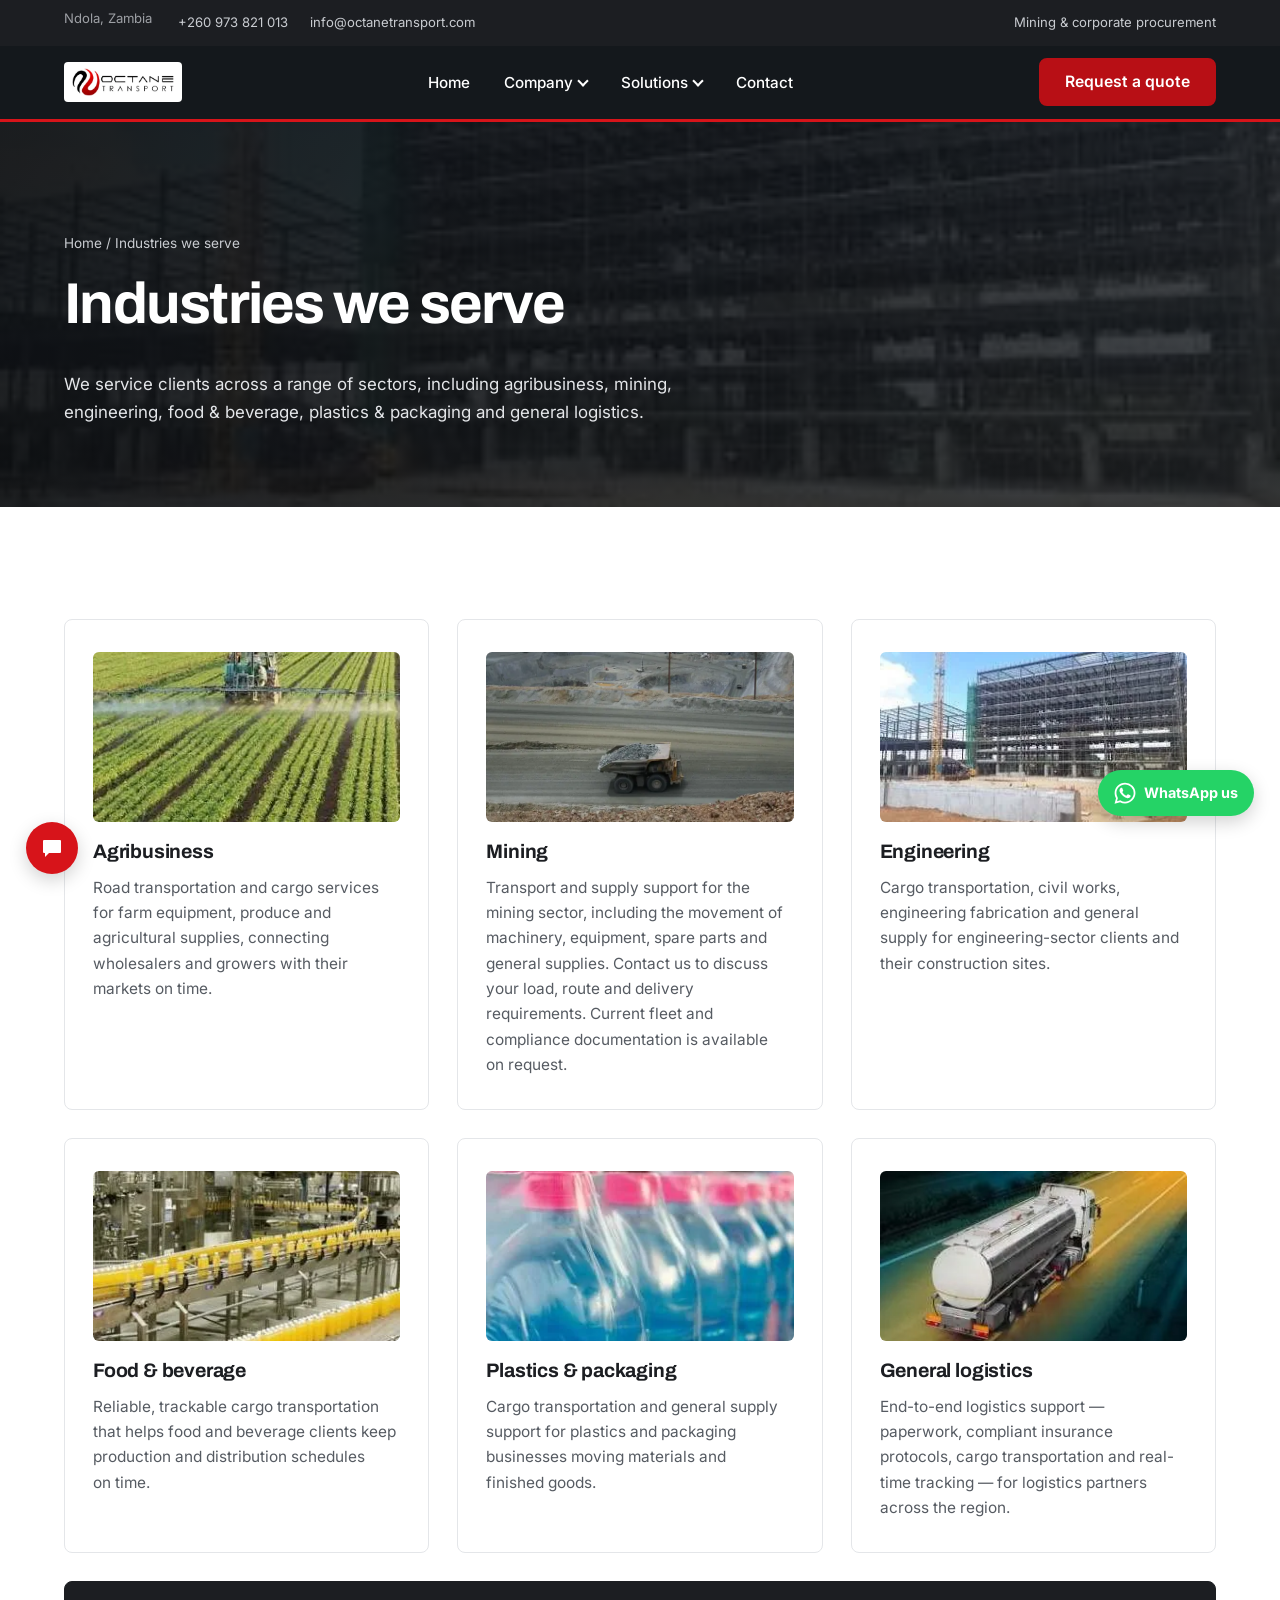
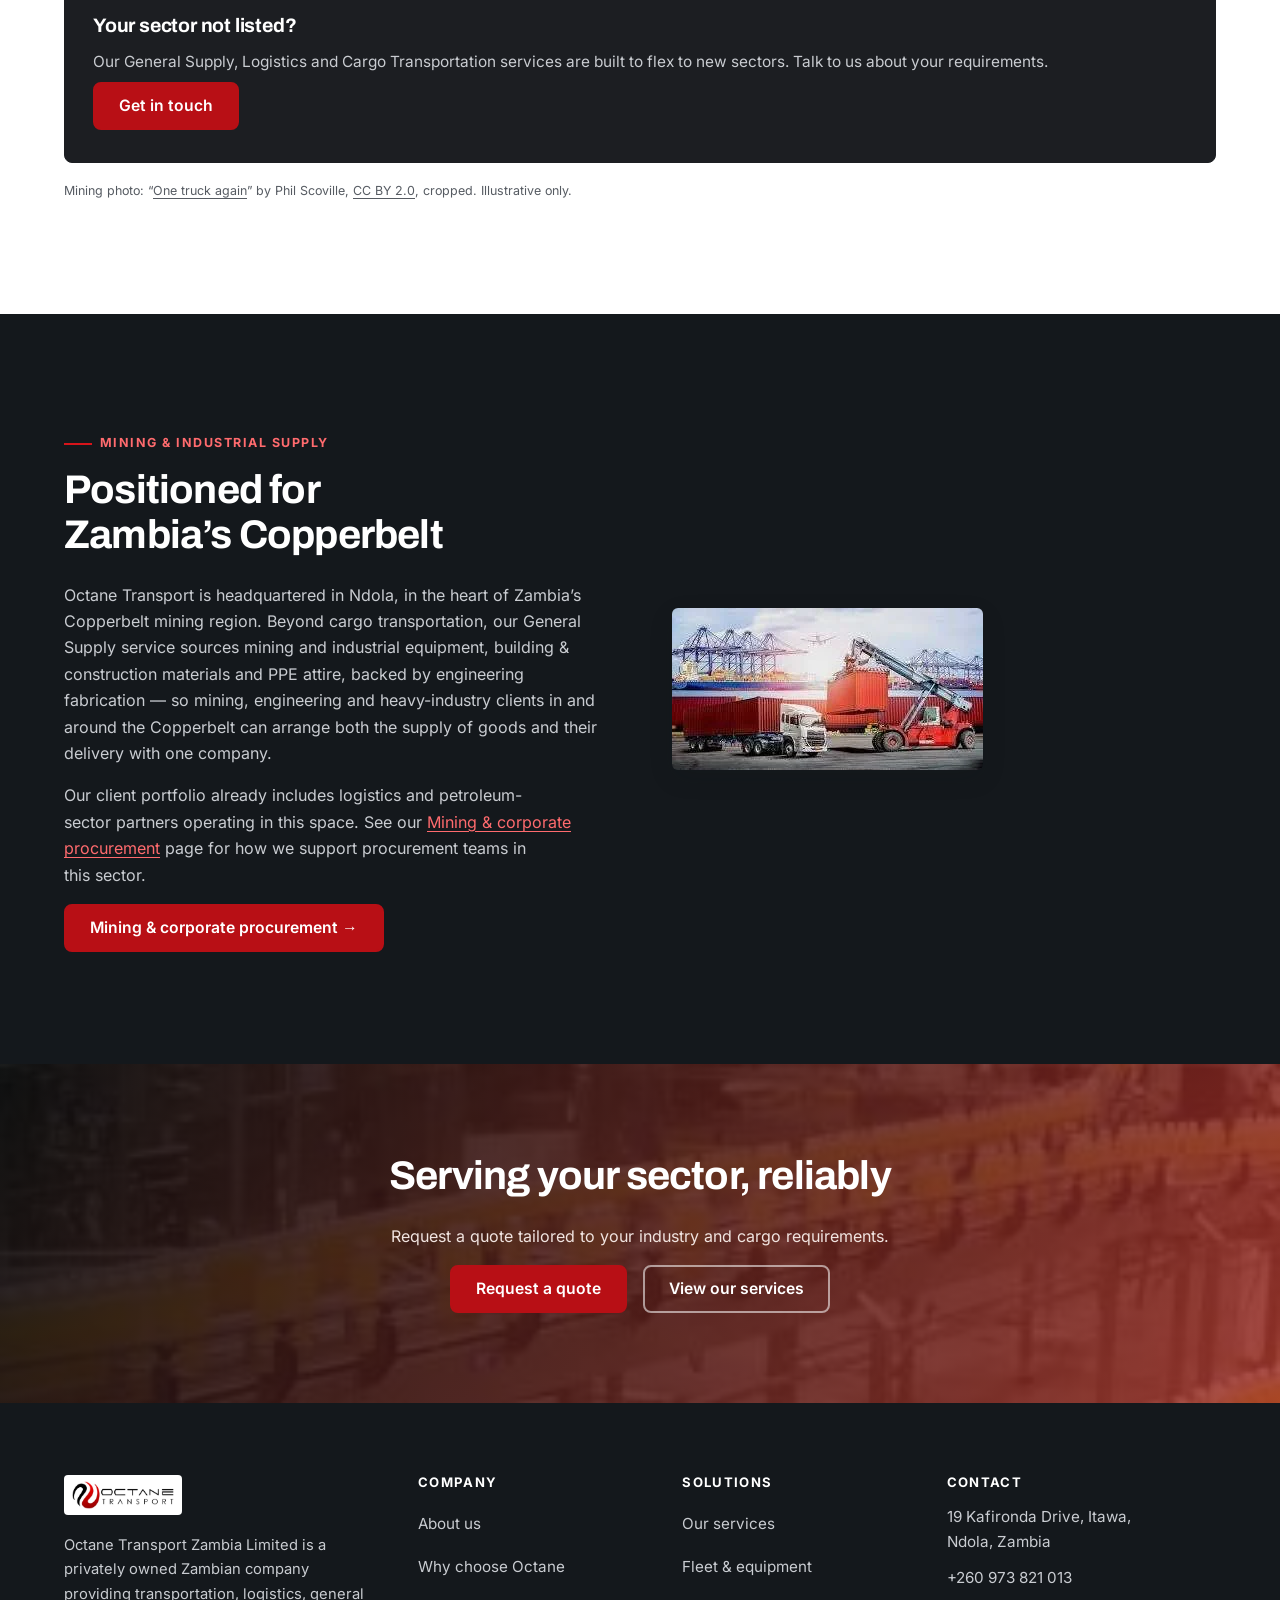
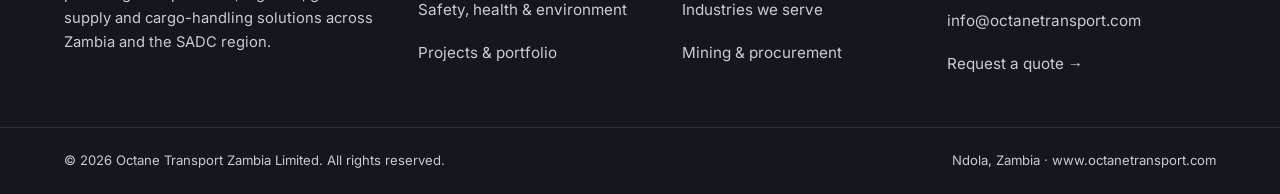
<file: industries.html>
<!doctype html>
<html lang="en">
<head>
<meta charset="UTF-8">
<meta name="viewport" content="width=device-width, initial-scale=1.0">
<title>Industries We Serve: Mining, Agribusiness | Octane Transport</title>
<meta name="description" content="Transport and supply for mining, agribusiness, engineering, food and beverage, plastics and packaging, and general logistics clients, from Ndola, Zambia.">
<link rel="canonical" href="https://www.octanetransport.com/industries">
<script>if(/\.html$/.test(location.pathname))history.replaceState(null,'',location.pathname.replace(/(index)?\.html$/,'')+location.search+location.hash);</script>
<link rel="preload" as="image" href="assets/img/industry-engineering.webp">
<meta property="og:title" content="Industries We Serve: Mining, Agribusiness | Octane Transport">
<meta property="og:description" content="Transport and supply for mining, agribusiness, engineering, food and beverage, plastics and packaging, and general logistics clients, from Ndola, Zambia.">
<meta property="og:image" content="https://www.octanetransport.com/assets/img/share-1200x630.jpg">
<meta property="og:url" content="https://www.octanetransport.com/industries">
<meta property="og:type" content="website">
<meta property="og:site_name" content="Octane Transport Zambia Limited">
<meta property="og:locale" content="en_ZM">
<meta property="og:image:width" content="1200">
<meta property="og:image:height" content="630">
<meta property="og:image:alt" content="Octane Transport Mercedes-Benz Actros truck with a tri-axle flatbed trailer">
<meta name="twitter:card" content="summary_large_image">
<meta name="twitter:title" content="Industries We Serve: Mining, Agribusiness | Octane Transport">
<meta name="twitter:description" content="Transport and supply for mining, agribusiness, engineering, food and beverage, plastics and packaging, and general logistics clients, from Ndola, Zambia.">
<meta name="twitter:image" content="https://www.octanetransport.com/assets/img/share-1200x630.jpg">
<link rel="icon" type="image/png" sizes="192x192" href="/assets/img/icon-192.png">
<link rel="apple-touch-icon" href="/assets/img/apple-touch-icon.png">
<meta name="theme-color" content="#14181c">
<link rel="preload" as="font" type="font/woff2" href="/assets/fonts/archivo-latin.woff2" crossorigin>
<link rel="preload" as="font" type="font/woff2" href="/assets/fonts/inter-latin.woff2" crossorigin>
<link rel="stylesheet" href="assets/css/style.css">
<script type="application/ld+json">
{
  "@context": "https://schema.org",
  "@type": "BreadcrumbList",
  "itemListElement": [
    {"@type": "ListItem", "position": 1, "name": "Home", "item": "https://www.octanetransport.com/"},
    {"@type": "ListItem", "position": 2, "name": "Industries We Serve", "item": "https://www.octanetransport.com/industries"}
  ]
}
</script>
</head>
<body>
<a href="#main-content" class="skip-link">Skip to main content</a>

<header class="site-header">
  <div class="topbar">
    <div class="container">
      <div class="topbar-links">
        <span>Ndola, Zambia</span>
        <a href="tel:+260973821013">+260 973 821 013</a>
        <a href="mailto:info@octanetransport.com">info@octanetransport.com</a>
      </div>
      <div class="topbar-links"><a href="/procurement">Mining &amp; corporate procurement</a></div>
    </div>
  </div>
  <div class="container navbar">
    <a href="/" class="brand"><img src="assets/img/logo-300.webp" alt="Octane Transport Zambia Limited logo" width="300" height="82"></a>
    <nav>
      <ul class="nav-main">
        <li><a href="/">Home</a></li>
        <li>
          <button type="button" aria-expanded="false">Company <span class="caret"></span></button>
          <div class="dropdown">
            <a href="/about">About us</a>
            <a href="/why-choose-us">Why choose Octane</a>
            <a href="/hse">Safety, health &amp; environment</a>
            <a href="/projects">Projects &amp; portfolio</a>
          </div>
        </li>
        <li>
          <button type="button" aria-expanded="false">Solutions <span class="caret"></span></button>
          <div class="dropdown">
            <a href="/services">Our services</a>
            <a href="/fleet">Fleet &amp; equipment</a>
            <a href="/industries">Industries we serve</a>
            <a href="/procurement">Mining &amp; corporate procurement</a>
          </div>
        </li>
        <li><a href="/contact">Contact</a></li>
        <li class="nav-cta-mobile"><a href="/contact" class="btn btn-primary btn-block">Request a quote</a></li>
      </ul>
    </nav>
    <div class="nav-cta">
      <a href="/contact" class="btn btn-primary">Request a quote</a>
      <button class="nav-toggle" aria-label="Toggle menu" aria-expanded="false"><span></span><span></span><span></span></button>
    </div>
  </div>
</header>
<div class="nav-overlay"></div>

<main id="main-content">

  <section class="page-hero" style="background-image:url('assets/img/industry-engineering.webp')">
    <div class="container">
      <div class="breadcrumb"><a href="/">Home</a> / Industries we serve</div>
      <h1>Industries we serve</h1>
      <p class="lead">We service clients across a range of sectors, including agribusiness, mining, engineering, food &amp; beverage, plastics &amp; packaging and general logistics.</p>
    </div>
  </section>

  <section class="section">
    <div class="container">
      <div class="grid grid-3">

        <div class="card">
          <img src="assets/img/industry-agribusiness.webp" alt="Tractor spraying rows of crops on a farm" style="border-radius:6px;margin-bottom:18px;height:170px;width:100%;object-fit:cover;" width="326" height="233">
          <h2>Agribusiness</h2>
          <p>Road transportation and cargo services for farm equipment, produce and agricultural supplies, connecting wholesalers and growers with their markets on time.</p>
        </div>

        <div class="card">
          <img src="assets/img/industry-mining.webp" alt="Open-pit mine with mining equipment and a haul truck" style="border-radius:6px;margin-bottom:18px;height:170px;width:100%;object-fit:cover;" width="652" height="466" loading="lazy">
          <h2>Mining</h2>
          <p>Transport and supply support for the mining sector, including the movement of machinery, equipment, spare parts and general supplies. Contact us to discuss your load, route and delivery requirements. Current fleet and compliance documentation is available on request.</p>
        </div>

        <div class="card">
          <img src="assets/img/industry-engineering.webp" alt="Steel-frame building under construction" style="border-radius:6px;margin-bottom:18px;height:170px;width:100%;object-fit:cover;" width="311" height="233" loading="lazy">
          <h2>Engineering</h2>
          <p>Cargo transportation, civil works, engineering fabrication and general supply for engineering-sector clients and their construction sites.</p>
        </div>

        <div class="card">
          <img src="assets/img/industry-food-beverage.webp" alt="Bottles moving along a beverage production line" style="border-radius:6px;margin-bottom:18px;height:170px;width:100%;object-fit:cover;" width="327" height="233" loading="lazy">
          <h2>Food &amp; beverage</h2>
          <p>Reliable, trackable cargo transportation that helps food and beverage clients keep production and distribution schedules on time.</p>
        </div>

        <div class="card">
          <img src="assets/img/industry-plastics.webp" alt="Shrink-wrapped plastic bottles" style="border-radius:6px;margin-bottom:18px;height:170px;width:100%;object-fit:cover;" width="320" height="233" loading="lazy">
          <h2>Plastics &amp; packaging</h2>
          <p>Cargo transportation and general supply support for plastics and packaging businesses moving materials and finished goods.</p>
        </div>

        <div class="card">
          <img src="assets/img/industry-logistics.webp" alt="Tanker truck travelling on a highway" style="border-radius:6px;margin-bottom:18px;height:170px;width:100%;object-fit:cover;" width="319" height="237" loading="lazy">
          <h2>General logistics</h2>
          <p>End-to-end logistics support &mdash; paperwork, compliant insurance protocols, cargo transportation and real-time tracking &mdash; for logistics partners across the region.</p>
        </div>

        <div class="card" style="grid-column:1/-1;background:var(--ink);border-color:var(--ink);color:#fff;">
          <h2 style="color:#fff;">Your sector not listed?</h2>
          <p style="color:var(--gray-300);">Our General Supply, Logistics and Cargo Transportation services are built to flex to new sectors. Talk to us about your requirements.</p>
          <a href="/contact" class="btn btn-primary" style="margin-top:8px;">Get in touch</a>
        </div>

      </div>
      <p class="photo-credit">Mining photo: &ldquo;<a href="https://www.flickr.com/photos/97803271@N00/3622997168" rel="noopener" target="_blank">One truck again</a>&rdquo; by Phil Scoville, <a href="https://creativecommons.org/licenses/by/2.0/" rel="noopener license" target="_blank">CC BY 2.0</a>, cropped. Illustrative only.</p>
    </div>
  </section>

  <section class="section section-dark">
    <div class="container split">
      <div>
        <div class="eyebrow">Mining &amp; Industrial Supply</div>
        <h2>Positioned for Zambia&rsquo;s Copperbelt</h2>
        <p>Octane Transport is headquartered in Ndola, in the heart of Zambia&rsquo;s Copperbelt mining region. Beyond cargo transportation, our General Supply service sources mining and industrial equipment, building &amp; construction materials and PPE attire, backed by engineering fabrication &mdash; so mining, engineering and heavy-industry clients in and around the Copperbelt can arrange both the supply of goods and their delivery with one company.</p>
        <p>Our client portfolio already includes logistics and petroleum-sector partners operating in this space. See our <a href="/procurement" style="color:var(--accent-light);">Mining &amp; corporate procurement</a> page for how we support procurement teams in this sector.</p>
        <a href="/procurement" class="btn btn-primary">Mining &amp; corporate procurement &rarr;</a>
      </div>
      <img src="assets/img/port-operations.webp" alt="Industrial and cargo handling operations" style="border-radius:6px;" width="311" height="162" loading="lazy">
    </div>
  </section>

  <section class="cta-banner" style="background-image:url('assets/img/industry-food-beverage.webp')">
    <div class="container">
      <h2>Serving your sector, reliably</h2>
      <p class="max-w" style="color:#f1e4e0;">Request a quote tailored to your industry and cargo requirements.</p>
      <div class="btn-row" style="justify-content:center;">
        <a href="/contact" class="btn btn-primary">Request a quote</a>
        <a href="/services" class="btn btn-outline">View our services</a>
      </div>
    </div>
  </section>

</main>

<footer class="site-footer">
  <div class="footer-top">
    <div class="container footer-grid">
      <div class="footer-brand">
        <img src="assets/img/logo-300.webp" alt="Octane Transport Zambia Limited" width="300" height="82" loading="lazy">
        <p>Octane Transport Zambia Limited is a privately owned Zambian company providing transportation, logistics, general supply and cargo-handling solutions across Zambia and the SADC region.</p>
      </div>
      <div>
        <h2>Company</h2>
        <ul>
          <li><a href="/about">About us</a></li>
          <li><a href="/why-choose-us">Why choose Octane</a></li>
          <li><a href="/hse">Safety, health &amp; environment</a></li>
          <li><a href="/projects">Projects &amp; portfolio</a></li>
        </ul>
      </div>
      <div>
        <h2>Solutions</h2>
        <ul>
          <li><a href="/services">Our services</a></li>
          <li><a href="/fleet">Fleet &amp; equipment</a></li>
          <li><a href="/industries">Industries we serve</a></li>
          <li><a href="/procurement">Mining &amp; procurement</a></li>
        </ul>
      </div>
      <div>
        <h2>Contact</h2>
        <ul>
          <li>19 Kafironda Drive, Itawa,<br>Ndola, Zambia</li>
          <li><a href="tel:+260973821013">+260 973 821 013</a></li>
          <li><a href="mailto:info@octanetransport.com">info@octanetransport.com</a></li>
          <li><a href="/contact">Request a quote &rarr;</a></li>
        </ul>
      </div>
    </div>
  </div>
  <div class="footer-bottom">
    <div class="container">
      <span>&copy; <span id="year"></span> Octane Transport Zambia Limited. All rights reserved.</span>
      <span>Ndola, Zambia &middot; www.octanetransport.com</span>
    </div>
  </div>
</footer>
<button class="back-to-top" aria-label="Back to top">&uarr;</button>
<script src="assets/js/main.js"></script>
<script src="assets/js/chat-widget.js" defer></script>
</body>
</html>
</file>
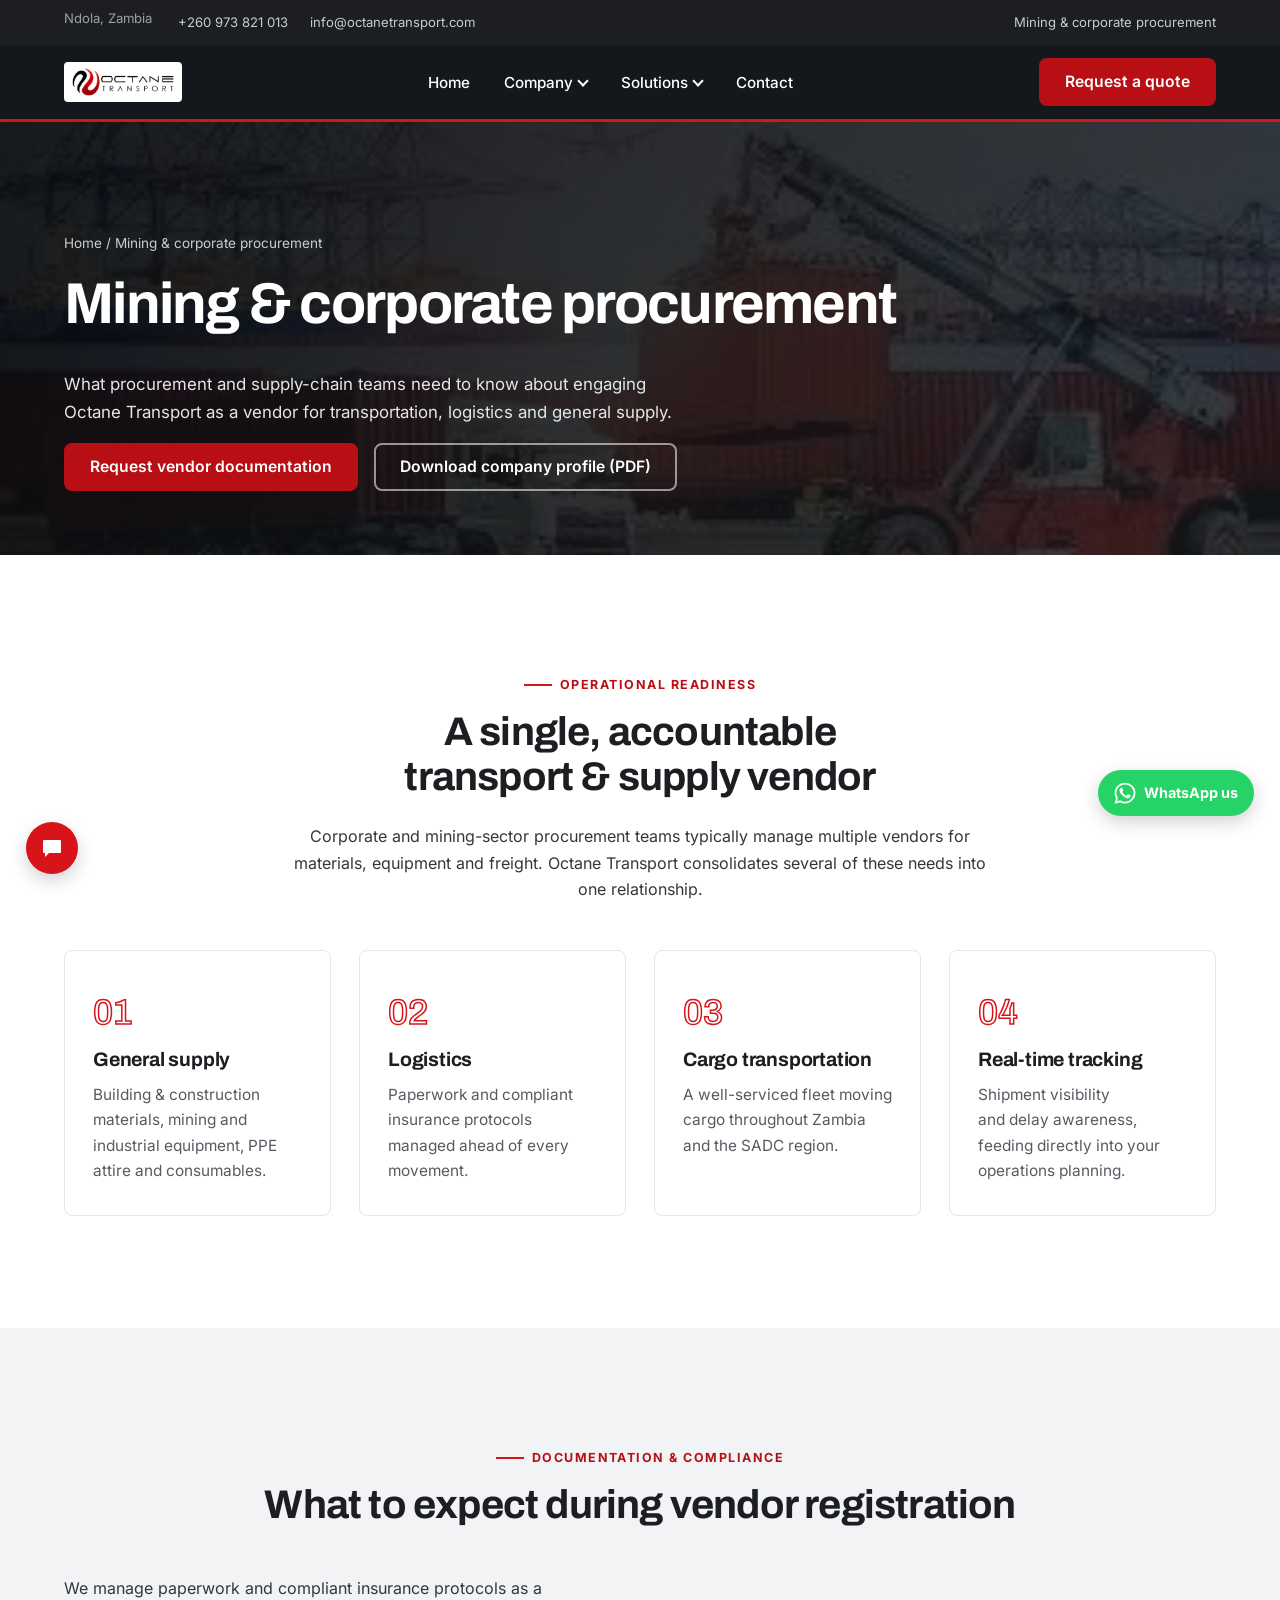
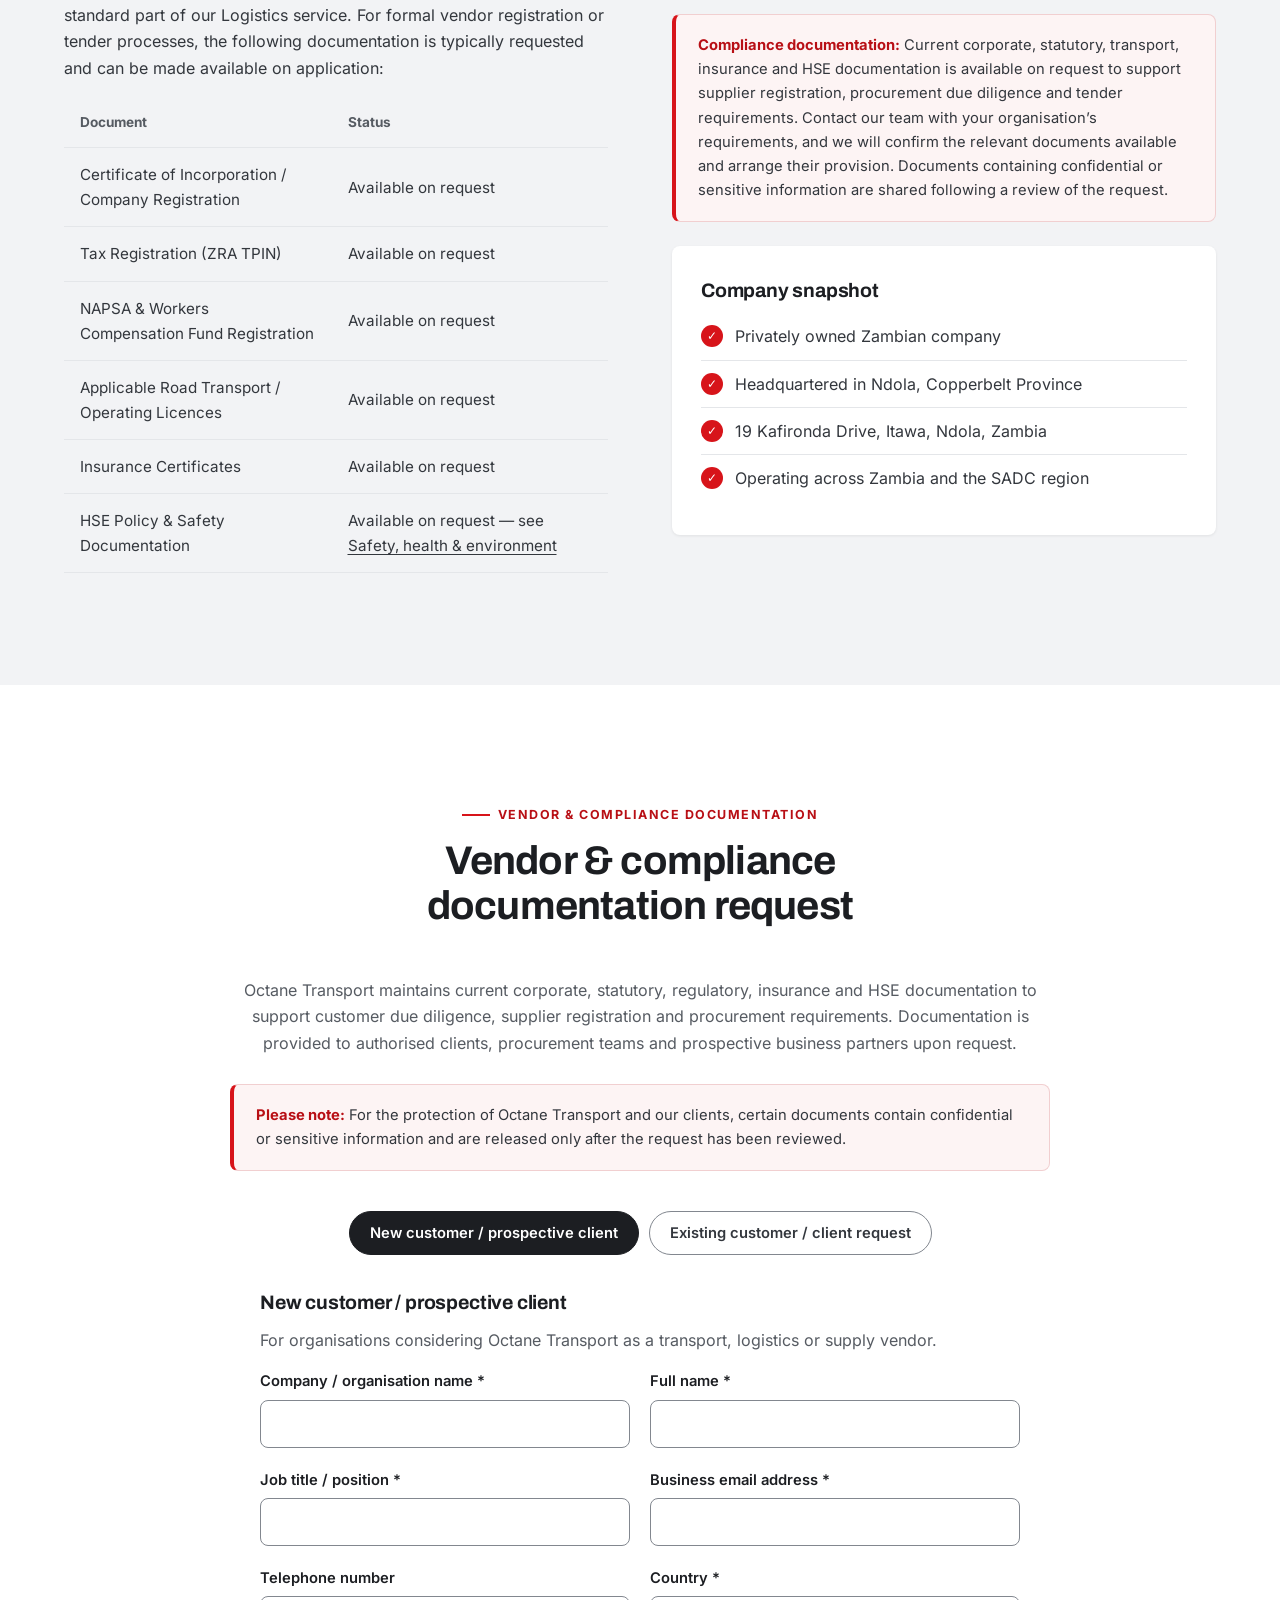
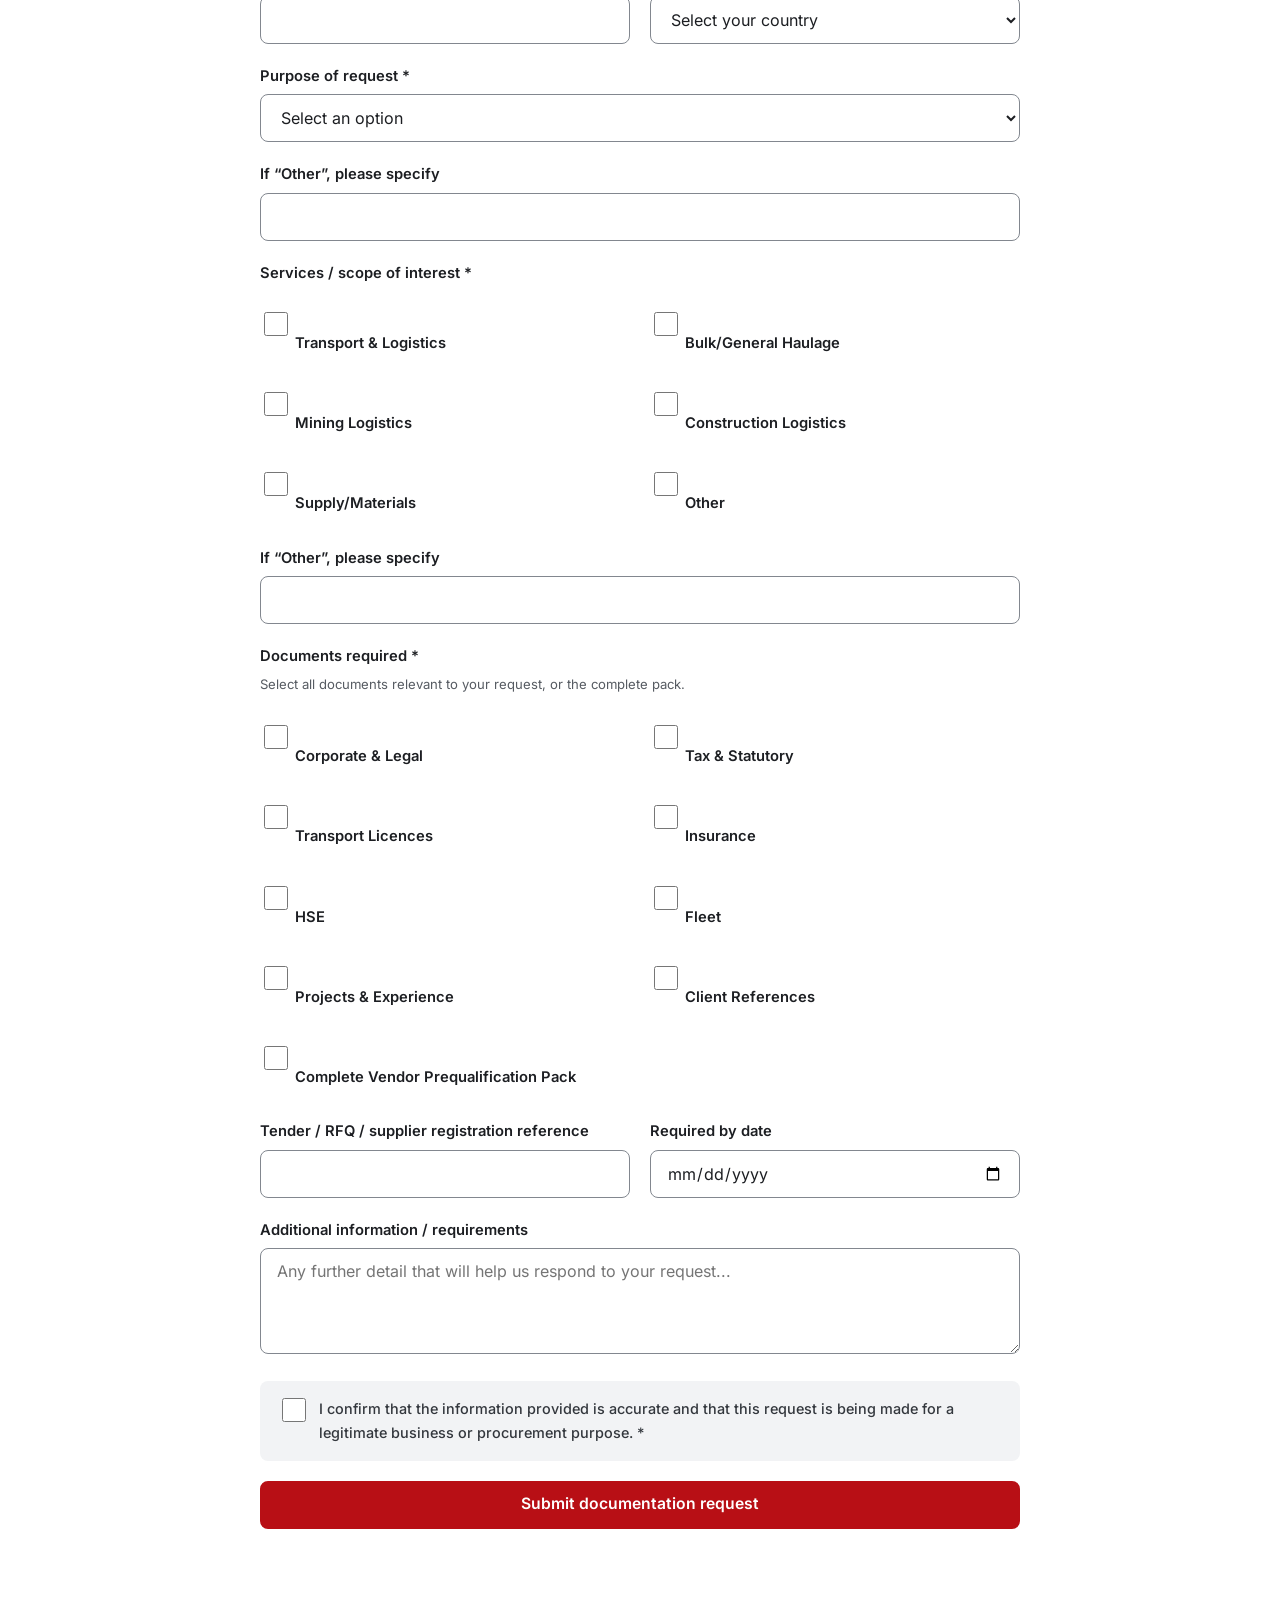
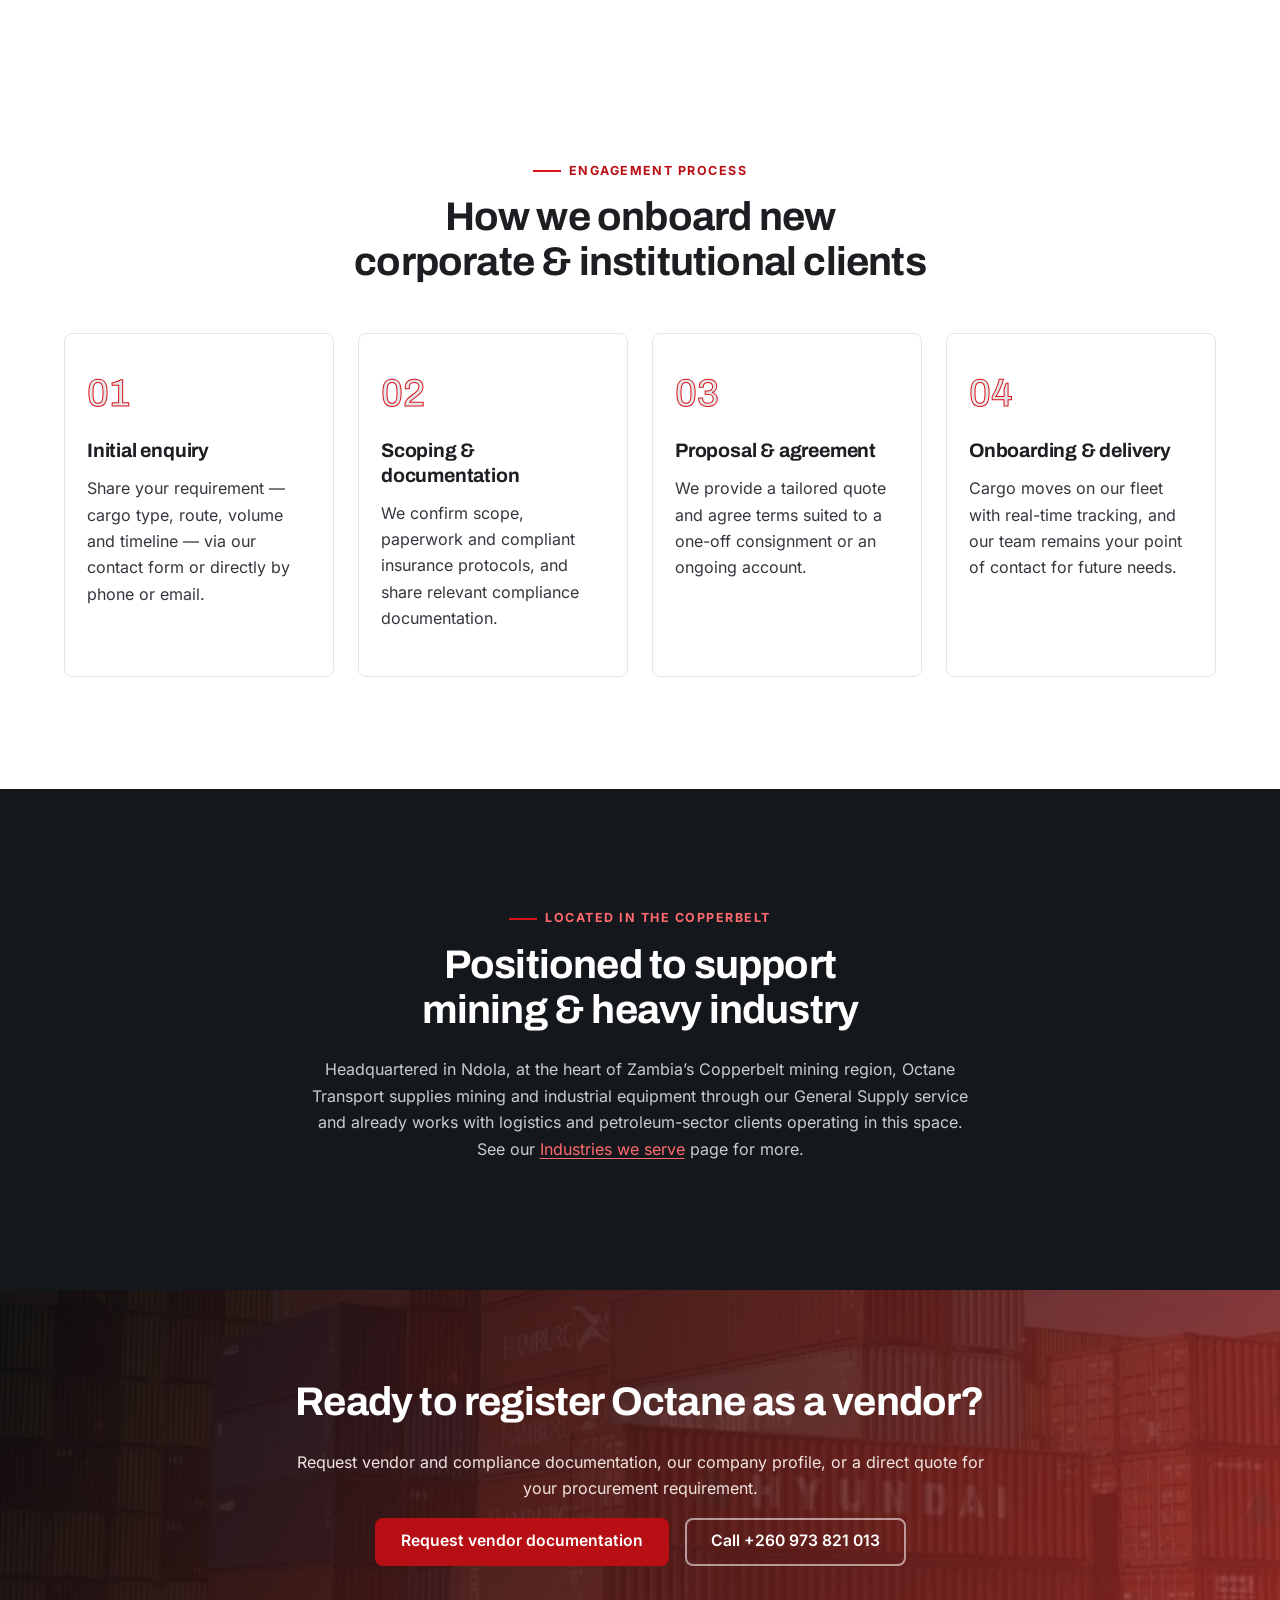
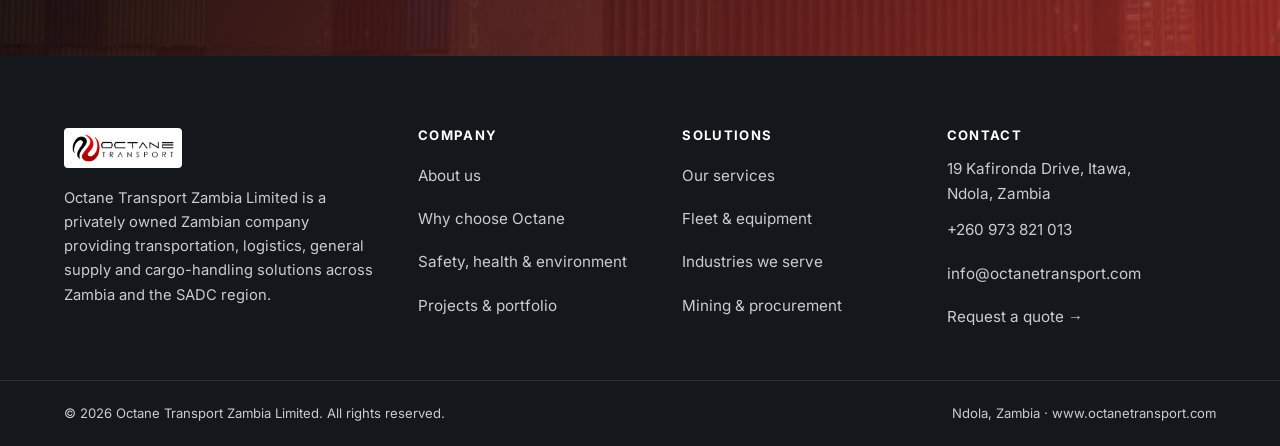
<file: procurement.html>
<!doctype html>
<html lang="en">
<head>
<meta charset="UTF-8">
<meta name="viewport" content="width=device-width, initial-scale=1.0">
<title>Mining &amp; Corporate Procurement | Octane Transport Zambia</title>
<meta name="description" content="For mining and corporate procurement teams: request Octane Transport's corporate, statutory, insurance and HSE documents for vendor registration.">
<link rel="canonical" href="https://www.octanetransport.com/procurement">
<script>if(/\.html$/.test(location.pathname))history.replaceState(null,'',location.pathname.replace(/(index)?\.html$/,'')+location.search+location.hash);</script>
<link rel="preload" as="image" href="assets/img/port-operations.webp">
<meta property="og:title" content="Mining &amp; Corporate Procurement | Octane Transport Zambia">
<meta property="og:description" content="For mining and corporate procurement teams: request Octane Transport's corporate, statutory, insurance and HSE documents for vendor registration.">
<meta property="og:image" content="https://www.octanetransport.com/assets/img/share-1200x630.jpg">
<meta property="og:url" content="https://www.octanetransport.com/procurement">
<meta property="og:type" content="website">
<meta property="og:site_name" content="Octane Transport Zambia Limited">
<meta property="og:locale" content="en_ZM">
<meta property="og:image:width" content="1200">
<meta property="og:image:height" content="630">
<meta property="og:image:alt" content="Octane Transport Mercedes-Benz Actros truck with a tri-axle flatbed trailer">
<meta name="twitter:card" content="summary_large_image">
<meta name="twitter:title" content="Mining &amp; Corporate Procurement | Octane Transport Zambia">
<meta name="twitter:description" content="For mining and corporate procurement teams: request Octane Transport's corporate, statutory, insurance and HSE documents for vendor registration.">
<meta name="twitter:image" content="https://www.octanetransport.com/assets/img/share-1200x630.jpg">
<link rel="icon" type="image/png" sizes="192x192" href="/assets/img/icon-192.png">
<link rel="apple-touch-icon" href="/assets/img/apple-touch-icon.png">
<meta name="theme-color" content="#14181c">
<link rel="preload" as="font" type="font/woff2" href="/assets/fonts/archivo-latin.woff2" crossorigin>
<link rel="preload" as="font" type="font/woff2" href="/assets/fonts/inter-latin.woff2" crossorigin>
<link rel="stylesheet" href="assets/css/style.css">
<script type="application/ld+json">
{
  "@context": "https://schema.org",
  "@type": "BreadcrumbList",
  "itemListElement": [
    {"@type": "ListItem", "position": 1, "name": "Home", "item": "https://www.octanetransport.com/"},
    {"@type": "ListItem", "position": 2, "name": "Mining & Corporate Procurement", "item": "https://www.octanetransport.com/procurement"}
  ]
}
</script>
</head>
<body>
<a href="#main-content" class="skip-link">Skip to main content</a>

<header class="site-header">
  <div class="topbar">
    <div class="container">
      <div class="topbar-links">
        <span>Ndola, Zambia</span>
        <a href="tel:+260973821013">+260 973 821 013</a>
        <a href="mailto:info@octanetransport.com">info@octanetransport.com</a>
      </div>
      <div class="topbar-links"><a href="/procurement">Mining &amp; corporate procurement</a></div>
    </div>
  </div>
  <div class="container navbar">
    <a href="/" class="brand"><img src="assets/img/logo-300.webp" alt="Octane Transport Zambia Limited logo" width="300" height="82"></a>
    <nav>
      <ul class="nav-main">
        <li><a href="/">Home</a></li>
        <li>
          <button type="button" aria-expanded="false">Company <span class="caret"></span></button>
          <div class="dropdown">
            <a href="/about">About us</a>
            <a href="/why-choose-us">Why choose Octane</a>
            <a href="/hse">Safety, health &amp; environment</a>
            <a href="/projects">Projects &amp; portfolio</a>
          </div>
        </li>
        <li>
          <button type="button" aria-expanded="false">Solutions <span class="caret"></span></button>
          <div class="dropdown">
            <a href="/services">Our services</a>
            <a href="/fleet">Fleet &amp; equipment</a>
            <a href="/industries">Industries we serve</a>
            <a href="/procurement">Mining &amp; corporate procurement</a>
          </div>
        </li>
        <li><a href="/contact">Contact</a></li>
        <li class="nav-cta-mobile"><a href="/contact" class="btn btn-primary btn-block">Request a quote</a></li>
      </ul>
    </nav>
    <div class="nav-cta">
      <a href="/contact" class="btn btn-primary">Request a quote</a>
      <button class="nav-toggle" aria-label="Toggle menu" aria-expanded="false"><span></span><span></span><span></span></button>
    </div>
  </div>
</header>
<div class="nav-overlay"></div>

<main id="main-content">

  <section class="page-hero" style="background-image:url('assets/img/port-operations.webp')">
    <div class="container">
      <div class="breadcrumb"><a href="/">Home</a> / Mining &amp; corporate procurement</div>
      <h1>Mining &amp; corporate procurement</h1>
      <p class="lead">What procurement and supply-chain teams need to know about engaging Octane Transport as a vendor for transportation, logistics and general supply.</p>
      <div class="btn-row">
        <a href="#vendor-documentation" class="btn btn-primary">Request vendor documentation</a>
        <a href="/company_profile_updated.pdf" class="btn btn-outline" target="_blank" rel="noopener">Download company profile (PDF)</a>
      </div>
    </div>
  </section>

  <section class="section">
    <div class="container">
      <div class="section-head center">
        <div class="eyebrow">Operational Readiness</div>
        <h2>A single, accountable transport &amp; supply vendor</h2>
        <p class="max-w" style="margin:0 auto;">Corporate and mining-sector procurement teams typically manage multiple vendors for materials, equipment and freight. Octane Transport consolidates several of these needs into one relationship.</p>
      </div>
      <div class="grid grid-4">
        <div class="card">
          <span class="num">01</span>
          <h3>General supply</h3>
          <p>Building &amp; construction materials, mining and industrial equipment, PPE attire and consumables.</p>
        </div>
        <div class="card">
          <span class="num">02</span>
          <h3>Logistics</h3>
          <p>Paperwork and compliant insurance protocols managed ahead of every movement.</p>
        </div>
        <div class="card">
          <span class="num">03</span>
          <h3>Cargo transportation</h3>
          <p>A well-serviced fleet moving cargo throughout Zambia and the SADC region.</p>
        </div>
        <div class="card">
          <span class="num">04</span>
          <h3>Real-time tracking</h3>
          <p>Shipment visibility and delay awareness, feeding directly into your operations planning.</p>
        </div>
      </div>
    </div>
  </section>

  <section class="section section-alt">
    <div class="container">
      <div class="section-head center">
        <div class="eyebrow">Documentation &amp; Compliance</div>
        <h2>What to expect during vendor registration</h2>
      </div>
      <div class="split">
        <div>
          <p>We manage paperwork and compliant insurance protocols as a standard part of our Logistics service. For formal vendor registration or tender processes, the following documentation is typically requested and can be made available on application:</p>
          <table class="doc-table">
            <tr><th>Document</th><th>Status</th></tr>
            <tr><td>Certificate of Incorporation / Company Registration</td><td>Available on request</td></tr>
            <tr><td>Tax Registration (ZRA TPIN)</td><td>Available on request</td></tr>
            <tr><td>NAPSA &amp; Workers Compensation Fund Registration</td><td>Available on request</td></tr>
            <tr><td>Applicable Road Transport / Operating Licences</td><td>Available on request</td></tr>
            <tr><td>Insurance Certificates</td><td>Available on request</td></tr>
            <tr><td>HSE Policy &amp; Safety Documentation</td><td>Available on request &mdash; see <a href="/hse">Safety, health &amp; environment</a></td></tr>
          </table>
        </div>
        <div>
          <div class="notice">
            <b>Compliance documentation:</b> Current corporate, statutory, transport, insurance and HSE documentation is available on request to support supplier registration, procurement due diligence and tender requirements. Contact our team with your organisation&rsquo;s requirements, and we will confirm the relevant documents available and arrange their provision. Documents containing confidential or sensitive information are shared following a review of the request.
          </div>
          <div class="card" style="margin-top:24px;">
            <h3>Company snapshot</h3>
            <ul class="check-list">
              <li><span class="tick">&#10003;</span>Privately owned Zambian company</li>
              <li><span class="tick">&#10003;</span>Headquartered in Ndola, Copperbelt Province</li>
              <li><span class="tick">&#10003;</span>19 Kafironda Drive, Itawa, Ndola, Zambia</li>
              <li><span class="tick">&#10003;</span>Operating across Zambia and the SADC region</li>
            </ul>
          </div>
        </div>
      </div>
    </div>
  </section>

  <section class="section" id="vendor-documentation">
    <div class="container">
      <div class="section-head center">
        <div class="eyebrow">Vendor &amp; Compliance Documentation</div>
        <h2>Vendor &amp; compliance documentation request</h2>
      </div>
      <div class="vendor-doc-intro text-center">
        <p>Octane Transport maintains current corporate, statutory, regulatory, insurance and HSE documentation to support customer due diligence, supplier registration and procurement requirements. Documentation is provided to authorised clients, procurement teams and prospective business partners upon request.</p>
      </div>
      <div class="notice" style="max-width:820px;margin:0 auto 40px;">
        <b>Please note:</b> For the protection of Octane Transport and our clients, certain documents contain confidential or sensitive information and are released only after the request has been reviewed.
      </div>

      <div class="tab-nav" style="justify-content:center;" role="tablist" aria-label="Documentation request pathway">
        <button class="tab-btn active" data-tab="tab-new-customer" type="button" role="tab" aria-selected="true" aria-controls="tab-new-customer" id="tab-btn-new">New customer / prospective client</button>
        <button class="tab-btn" data-tab="tab-existing-customer" type="button" role="tab" aria-selected="false" aria-controls="tab-existing-customer" id="tab-btn-existing">Existing customer / client request</button>
      </div>

      <div class="tab-panel active" id="tab-new-customer" role="tabpanel" aria-labelledby="tab-btn-new" style="max-width:760px;margin:0 auto;">
        <h3>New customer / prospective client</h3>
        <p style="color:var(--gray-600);">For organisations considering Octane Transport as a transport, logistics or supply vendor.</p>

        <form id="new-customer-form" action="https://api.web3forms.com/submit" method="POST" novalidate>
          <input type="hidden" name="access_key" value="7f27c753-6019-4c9e-a7eb-9c432a0be1ca">
          <input type="hidden" name="from_name" value="Octane Transport Website">
          <input type="hidden" name="subject" value="New Vendor Documentation Request Received &mdash; New Customer / Prospective Client">
          <input type="hidden" name="Request Pathway" value="NEW CUSTOMER / PROSPECTIVE CLIENT">
          <input type="checkbox" name="botcheck" style="display:none" tabindex="-1" autocomplete="off" aria-hidden="true">

          <div class="form-row">
            <div class="form-group">
              <label for="nc-company">Company / organisation name *</label>
              <input type="text" id="nc-company" name="Company / Organisation Name" required>
            </div>
            <div class="form-group">
              <label for="nc-name">Full name *</label>
              <input type="text" id="nc-name" name="Full Name" required>
            </div>
          </div>
          <div class="form-row">
            <div class="form-group">
              <label for="nc-position">Job title / position *</label>
              <input type="text" id="nc-position" name="Job Title / Position" required>
            </div>
            <div class="form-group">
              <label for="nc-email">Business email address *</label>
              <input type="email" id="nc-email" name="Business Email Address" required>
            </div>
          </div>
          <div class="form-row">
            <div class="form-group">
              <label for="nc-telephone">Telephone number</label>
              <input type="tel" id="nc-telephone" name="Telephone Number">
            </div>
            <div class="form-group">
              <label for="nc-country">Country *</label>
              <select id="nc-country" name="Country" required>
                <option value="">Select your country</option>
                <option>Afghanistan</option><option>Albania</option><option>Algeria</option><option>Angola</option><option>Argentina</option><option>Australia</option><option>Austria</option><option>Bangladesh</option><option>Belgium</option><option>Botswana</option><option>Brazil</option><option>Burundi</option><option>Cameroon</option><option>Canada</option><option>Chile</option><option>China</option><option>Colombia</option><option>Comoros</option><option>Congo (DRC)</option><option>Congo (Republic)</option><option>Denmark</option><option>Egypt</option><option>Eswatini</option><option>Ethiopia</option><option>Finland</option><option>France</option><option>Gabon</option><option>Germany</option><option>Ghana</option><option>Greece</option><option>India</option><option>Indonesia</option><option>Ireland</option><option>Israel</option><option>Italy</option><option>Japan</option><option>Kenya</option><option>Lesotho</option><option>Madagascar</option><option>Malawi</option><option>Malaysia</option><option>Mauritius</option><option>Mexico</option><option>Morocco</option><option>Mozambique</option><option>Namibia</option><option>Netherlands</option><option>New Zealand</option><option>Nigeria</option><option>Norway</option><option>Oman</option><option>Pakistan</option><option>Philippines</option><option>Poland</option><option>Portugal</option><option>Qatar</option><option>Rwanda</option><option>Saudi Arabia</option><option>Singapore</option><option>Somalia</option><option>South Africa</option><option>South Korea</option><option>Spain</option><option>Sweden</option><option>Switzerland</option><option>Tanzania</option><option>Thailand</option><option>Turkey</option><option>Uganda</option><option>Ukraine</option><option>United Arab Emirates</option><option>United Kingdom</option><option>United States</option><option>Zambia</option><option>Zimbabwe</option><option>Other</option>
              </select>
            </div>
          </div>

          <div class="form-group">
            <label for="nc-purpose">Purpose of request *</label>
            <select id="nc-purpose" name="Purpose of Request" required>
              <option value="">Select an option</option>
              <option>Supplier/Vendor Registration</option>
              <option>Procurement Due Diligence</option>
              <option>Tender/RFQ</option>
              <option>Contracting</option>
              <option>Partnership</option>
              <option>Other</option>
            </select>
          </div>
          <div class="form-group">
            <label for="nc-purpose-other">If &ldquo;Other&rdquo;, please specify</label>
            <input type="text" id="nc-purpose-other" name="Purpose of Request &mdash; Other (please specify)">
          </div>

          <fieldset class="form-group" data-min-checked="1" data-group-name="nc-services">
            <legend>Services / scope of interest *</legend>
            <div class="checkbox-group">
              <label class="checkbox-item"><input type="checkbox" name="Services / Scope of Interest" value="Transport &amp; Logistics" data-group="nc-services"> Transport &amp; Logistics</label>
              <label class="checkbox-item"><input type="checkbox" name="Services / Scope of Interest" value="Bulk/General Haulage" data-group="nc-services"> Bulk/General Haulage</label>
              <label class="checkbox-item"><input type="checkbox" name="Services / Scope of Interest" value="Mining Logistics" data-group="nc-services"> Mining Logistics</label>
              <label class="checkbox-item"><input type="checkbox" name="Services / Scope of Interest" value="Construction Logistics" data-group="nc-services"> Construction Logistics</label>
              <label class="checkbox-item"><input type="checkbox" name="Services / Scope of Interest" value="Supply/Materials" data-group="nc-services"> Supply/Materials</label>
              <label class="checkbox-item"><input type="checkbox" name="Services / Scope of Interest" value="Other" data-group="nc-services"> Other</label>
            </div>
            <p class="field-error" data-error-for="nc-services">Please select at least one service or scope of interest.</p>
          </fieldset>
          <div class="form-group">
            <label for="nc-services-other">If &ldquo;Other&rdquo;, please specify</label>
            <input type="text" id="nc-services-other" name="Services / Scope of Interest &mdash; Other (please specify)">
          </div>

          <fieldset class="form-group" data-min-checked="1" data-group-name="nc-documents">
            <legend>Documents required *</legend>
            <p class="field-hint">Select all documents relevant to your request, or the complete pack.</p>
            <div class="checkbox-group">
              <label class="checkbox-item"><input type="checkbox" name="Documents Required" value="Corporate &amp; Legal" data-group="nc-documents"> Corporate &amp; Legal</label>
              <label class="checkbox-item"><input type="checkbox" name="Documents Required" value="Tax &amp; Statutory" data-group="nc-documents"> Tax &amp; Statutory</label>
              <label class="checkbox-item"><input type="checkbox" name="Documents Required" value="Transport Licences" data-group="nc-documents"> Transport Licences</label>
              <label class="checkbox-item"><input type="checkbox" name="Documents Required" value="Insurance" data-group="nc-documents"> Insurance</label>
              <label class="checkbox-item"><input type="checkbox" name="Documents Required" value="HSE" data-group="nc-documents"> HSE</label>
              <label class="checkbox-item"><input type="checkbox" name="Documents Required" value="Fleet" data-group="nc-documents"> Fleet</label>
              <label class="checkbox-item"><input type="checkbox" name="Documents Required" value="Projects &amp; Experience" data-group="nc-documents"> Projects &amp; Experience</label>
              <label class="checkbox-item"><input type="checkbox" name="Documents Required" value="Client References" data-group="nc-documents"> Client References</label>
              <label class="checkbox-item"><input type="checkbox" name="Documents Required" value="Complete Vendor Prequalification Pack" data-group="nc-documents"> Complete Vendor Prequalification Pack</label>
            </div>
            <p class="field-error" data-error-for="nc-documents">Please select at least one document type.</p>
          </fieldset>

          <div class="form-row">
            <div class="form-group">
              <label for="nc-tender-ref">Tender / RFQ / supplier registration reference</label>
              <input type="text" id="nc-tender-ref" name="Tender / RFQ / Supplier Registration Reference">
            </div>
            <div class="form-group">
              <label for="nc-required-by">Required by date</label>
              <input type="date" id="nc-required-by" name="Required By Date">
            </div>
          </div>
          <div class="form-group">
            <label for="nc-message">Additional information / requirements</label>
            <textarea id="nc-message" name="Additional Information / Requirements" rows="4" placeholder="Any further detail that will help us respond to your request..."></textarea>
          </div>

          <div class="consent-group">
            <input type="checkbox" id="nc-consent" name="Declaration" value="I confirm that the information provided is accurate and that this request is being made for a legitimate business or procurement purpose." required>
            <label for="nc-consent">I confirm that the information provided is accurate and that this request is being made for a legitimate business or procurement purpose. *</label>
          </div>

          <button type="submit" class="btn btn-primary btn-block">Submit documentation request</button>
          <div id="new-customer-status" role="status"></div>
        </form>
      </div>

      <div class="tab-panel" id="tab-existing-customer" role="tabpanel" aria-labelledby="tab-btn-existing" style="max-width:760px;margin:0 auto;">
        <h3>Existing customer / client request</h3>
        <p style="color:var(--gray-600);">For existing customers, suppliers or contracted clients who need updated documentation.</p>

        <form id="existing-customer-form" action="https://api.web3forms.com/submit" method="POST" novalidate>
          <input type="hidden" name="access_key" value="7f27c753-6019-4c9e-a7eb-9c432a0be1ca">
          <input type="hidden" name="from_name" value="Octane Transport Website">
          <input type="hidden" name="subject" value="New Vendor Documentation Request Received &mdash; Existing Customer / Client Request">
          <input type="hidden" name="Request Pathway" value="EXISTING CUSTOMER / CLIENT REQUEST">
          <input type="checkbox" name="botcheck" style="display:none" tabindex="-1" autocomplete="off" aria-hidden="true">

          <div class="form-row">
            <div class="form-group">
              <label for="ec-company">Company / organisation name *</label>
              <input type="text" id="ec-company" name="Company / Organisation Name" required>
            </div>
            <div class="form-group">
              <label for="ec-name">Full name *</label>
              <input type="text" id="ec-name" name="Full Name" required>
            </div>
          </div>
          <div class="form-row">
            <div class="form-group">
              <label for="ec-position">Job title / position *</label>
              <input type="text" id="ec-position" name="Job Title / Position" required>
            </div>
            <div class="form-group">
              <label for="ec-email">Business email address *</label>
              <input type="email" id="ec-email" name="Business Email Address" required>
            </div>
          </div>
          <div class="form-row">
            <div class="form-group">
              <label for="ec-telephone">Telephone number</label>
              <input type="tel" id="ec-telephone" name="Telephone Number">
            </div>
            <div class="form-group">
              <label for="ec-reference">Existing client / supplier / contract reference *</label>
              <input type="text" id="ec-reference" name="Existing Client / Supplier / Contract Reference" required>
            </div>
          </div>

          <div class="form-group">
            <label for="ec-request-type">Request type *</label>
            <select id="ec-request-type" name="Request Type" required>
              <option value="">Select an option</option>
              <option>Updated Compliance Documents</option>
              <option>Annual Vendor Review</option>
              <option>Contract Renewal</option>
              <option>Tender/RFQ</option>
              <option>Audit/Due Diligence</option>
              <option>Other</option>
            </select>
          </div>
          <div class="form-group">
            <label for="ec-request-type-other">If &ldquo;Other&rdquo;, please specify</label>
            <input type="text" id="ec-request-type-other" name="Request Type &mdash; Other (please specify)">
          </div>

          <fieldset class="form-group" data-min-checked="1" data-group-name="ec-documents">
            <legend>Documents required *</legend>
            <p class="field-hint">Select all documents relevant to your request, or the complete pack.</p>
            <div class="checkbox-group">
              <label class="checkbox-item"><input type="checkbox" name="Documents Required" value="Corporate &amp; Legal" data-group="ec-documents"> Corporate &amp; Legal</label>
              <label class="checkbox-item"><input type="checkbox" name="Documents Required" value="Tax &amp; Statutory" data-group="ec-documents"> Tax &amp; Statutory</label>
              <label class="checkbox-item"><input type="checkbox" name="Documents Required" value="Transport Licences" data-group="ec-documents"> Transport Licences</label>
              <label class="checkbox-item"><input type="checkbox" name="Documents Required" value="Insurance" data-group="ec-documents"> Insurance</label>
              <label class="checkbox-item"><input type="checkbox" name="Documents Required" value="HSE" data-group="ec-documents"> HSE</label>
              <label class="checkbox-item"><input type="checkbox" name="Documents Required" value="Fleet" data-group="ec-documents"> Fleet</label>
              <label class="checkbox-item"><input type="checkbox" name="Documents Required" value="Projects &amp; Experience" data-group="ec-documents"> Projects &amp; Experience</label>
              <label class="checkbox-item"><input type="checkbox" name="Documents Required" value="Client References" data-group="ec-documents"> Client References</label>
              <label class="checkbox-item"><input type="checkbox" name="Documents Required" value="Complete Vendor Prequalification Pack" data-group="ec-documents"> Complete Vendor Prequalification Pack</label>
            </div>
            <p class="field-error" data-error-for="ec-documents">Please select at least one document type.</p>
          </fieldset>

          <div class="form-row">
            <div class="form-group">
              <label for="ec-documents-for">Documents required for</label>
              <input type="text" id="ec-documents-for" name="Documents Required For" placeholder="e.g. 2026 supplier review">
            </div>
            <div class="form-group">
              <label for="ec-required-by">Required by date</label>
              <input type="date" id="ec-required-by" name="Required By Date">
            </div>
          </div>
          <div class="form-group">
            <label for="ec-message">Additional information / requirements</label>
            <textarea id="ec-message" name="Additional Information / Requirements" rows="4" placeholder="Any further detail that will help us respond to your request..."></textarea>
          </div>

          <div class="consent-group">
            <input type="checkbox" id="ec-consent" name="Declaration" value="I confirm that the information provided is accurate and that I am authorised to request documentation on behalf of the organisation identified above." required>
            <label for="ec-consent">I confirm that the information provided is accurate and that I am authorised to request documentation on behalf of the organisation identified above. *</label>
          </div>

          <button type="submit" class="btn btn-primary btn-block">Submit documentation request</button>
          <div id="existing-customer-status" role="status"></div>
        </form>
      </div>

    </div>
  </section>

  <section class="section">
    <div class="container">
      <div class="section-head center">
        <div class="eyebrow">Engagement Process</div>
        <h2>How we onboard new corporate &amp; institutional clients</h2>
      </div>
      <div class="process-grid">
        <div class="process-step"><h3>Initial enquiry</h3><p>Share your requirement &mdash; cargo type, route, volume and timeline &mdash; via our contact form or directly by phone or email.</p></div>
        <div class="process-step"><h3>Scoping &amp; documentation</h3><p>We confirm scope, paperwork and compliant insurance protocols, and share relevant compliance documentation.</p></div>
        <div class="process-step"><h3>Proposal &amp; agreement</h3><p>We provide a tailored quote and agree terms suited to a one-off consignment or an ongoing account.</p></div>
        <div class="process-step"><h3>Onboarding &amp; delivery</h3><p>Cargo moves on our fleet with real-time tracking, and our team remains your point of contact for future needs.</p></div>
      </div>
    </div>
  </section>

  <section class="section section-dark">
    <div class="container text-center max-w">
      <div class="eyebrow">Located in the Copperbelt</div>
      <h2>Positioned to support mining &amp; heavy industry</h2>
      <p>Headquartered in Ndola, at the heart of Zambia&rsquo;s Copperbelt mining region, Octane Transport supplies mining and industrial equipment through our General Supply service and already works with logistics and petroleum-sector clients operating in this space. See our <a href="/industries" style="color:var(--accent-light);">Industries we serve</a> page for more.</p>
    </div>
  </section>

  <section class="cta-banner" style="background-image:url('assets/img/port-containers.webp')">
    <div class="container">
      <h2>Ready to register Octane as a vendor?</h2>
      <p class="max-w" style="color:#f1e4e0;">Request vendor and compliance documentation, our company profile, or a direct quote for your procurement requirement.</p>
      <div class="btn-row" style="justify-content:center;">
        <a href="#vendor-documentation" class="btn btn-primary">Request vendor documentation</a>
        <a href="tel:+260973821013" class="btn btn-outline">Call +260 973 821 013</a>
      </div>
    </div>
  </section>

</main>

<footer class="site-footer">
  <div class="footer-top">
    <div class="container footer-grid">
      <div class="footer-brand">
        <img src="assets/img/logo-300.webp" alt="Octane Transport Zambia Limited" width="300" height="82" loading="lazy">
        <p>Octane Transport Zambia Limited is a privately owned Zambian company providing transportation, logistics, general supply and cargo-handling solutions across Zambia and the SADC region.</p>
      </div>
      <div>
        <h2>Company</h2>
        <ul>
          <li><a href="/about">About us</a></li>
          <li><a href="/why-choose-us">Why choose Octane</a></li>
          <li><a href="/hse">Safety, health &amp; environment</a></li>
          <li><a href="/projects">Projects &amp; portfolio</a></li>
        </ul>
      </div>
      <div>
        <h2>Solutions</h2>
        <ul>
          <li><a href="/services">Our services</a></li>
          <li><a href="/fleet">Fleet &amp; equipment</a></li>
          <li><a href="/industries">Industries we serve</a></li>
          <li><a href="/procurement">Mining &amp; procurement</a></li>
        </ul>
      </div>
      <div>
        <h2>Contact</h2>
        <ul>
          <li>19 Kafironda Drive, Itawa,<br>Ndola, Zambia</li>
          <li><a href="tel:+260973821013">+260 973 821 013</a></li>
          <li><a href="mailto:info@octanetransport.com">info@octanetransport.com</a></li>
          <li><a href="/contact">Request a quote &rarr;</a></li>
        </ul>
      </div>
    </div>
  </div>
  <div class="footer-bottom">
    <div class="container">
      <span>&copy; <span id="year"></span> Octane Transport Zambia Limited. All rights reserved.</span>
      <span>Ndola, Zambia &middot; www.octanetransport.com</span>
    </div>
  </div>
</footer>
<button class="back-to-top" aria-label="Back to top">&uarr;</button>
<script src="assets/js/main.js"></script>
<script src="assets/js/chat-widget.js" defer></script>
</body>
</html>
</file>
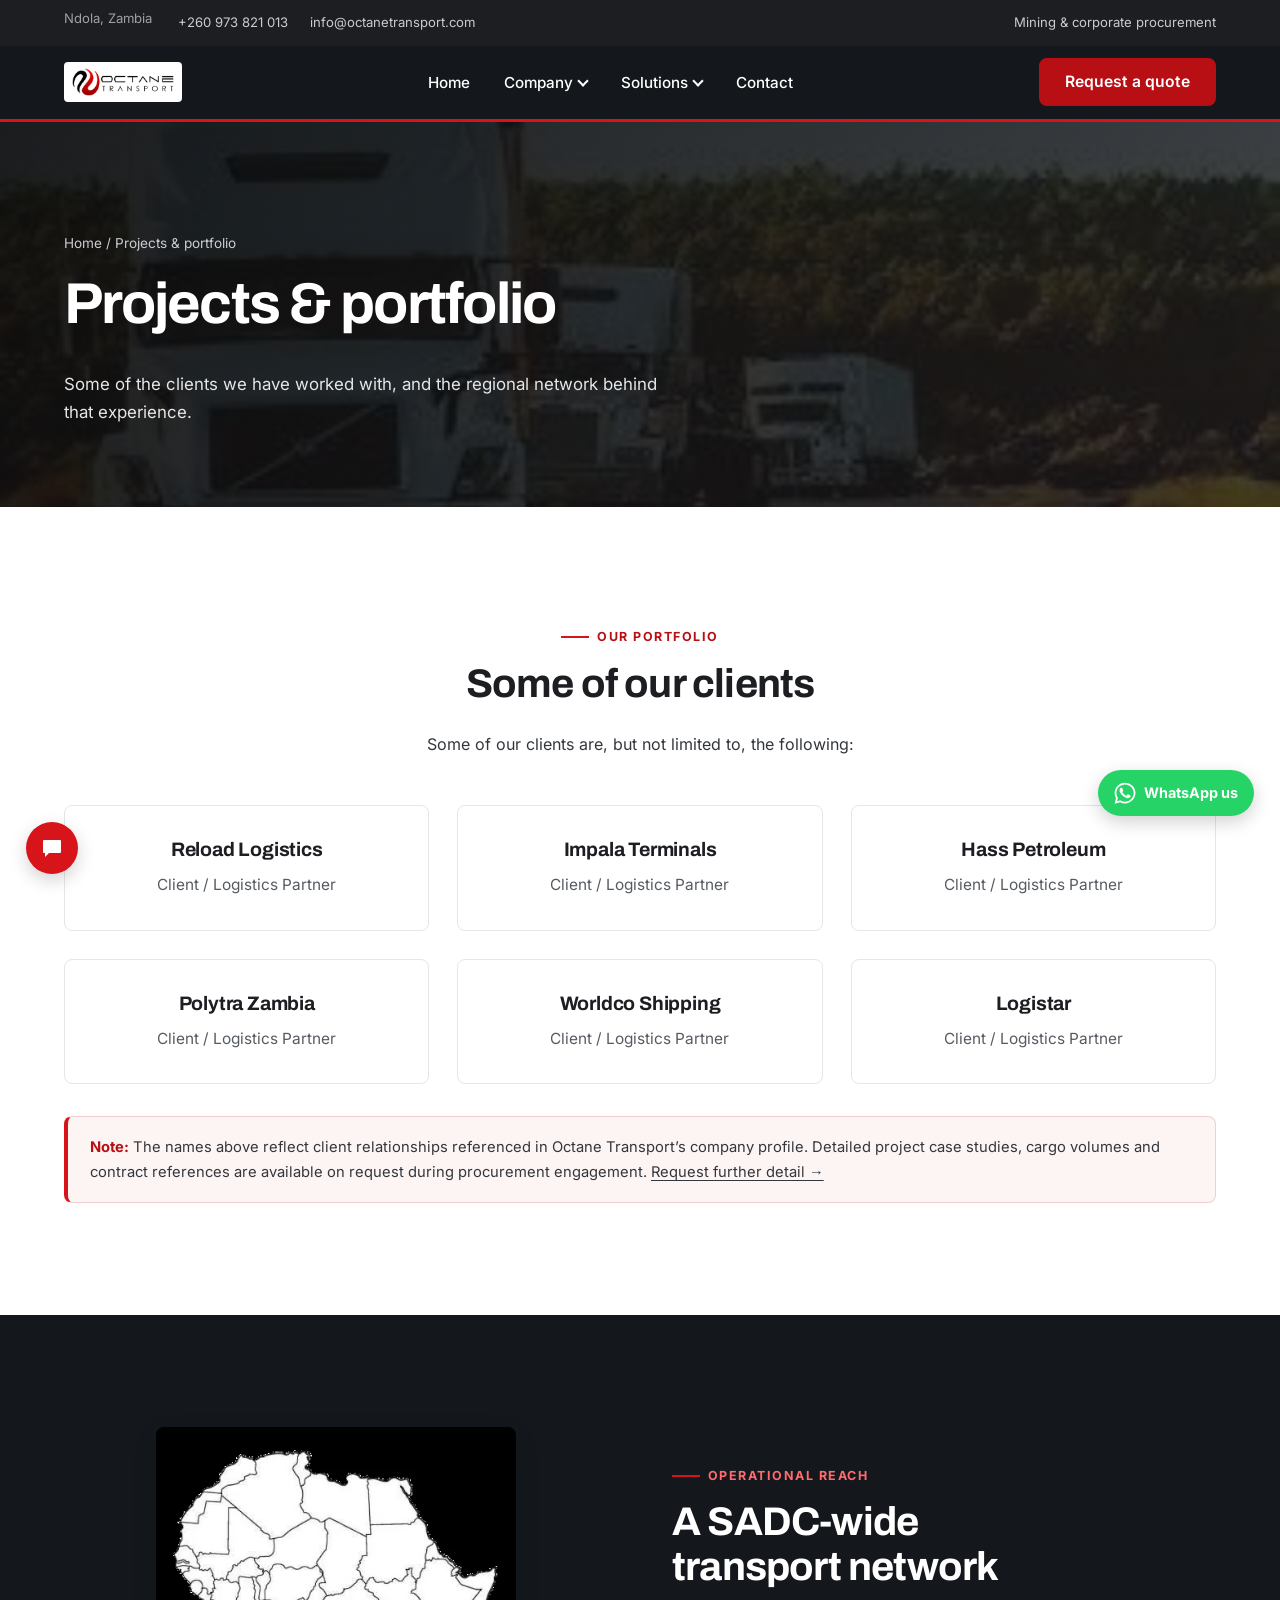
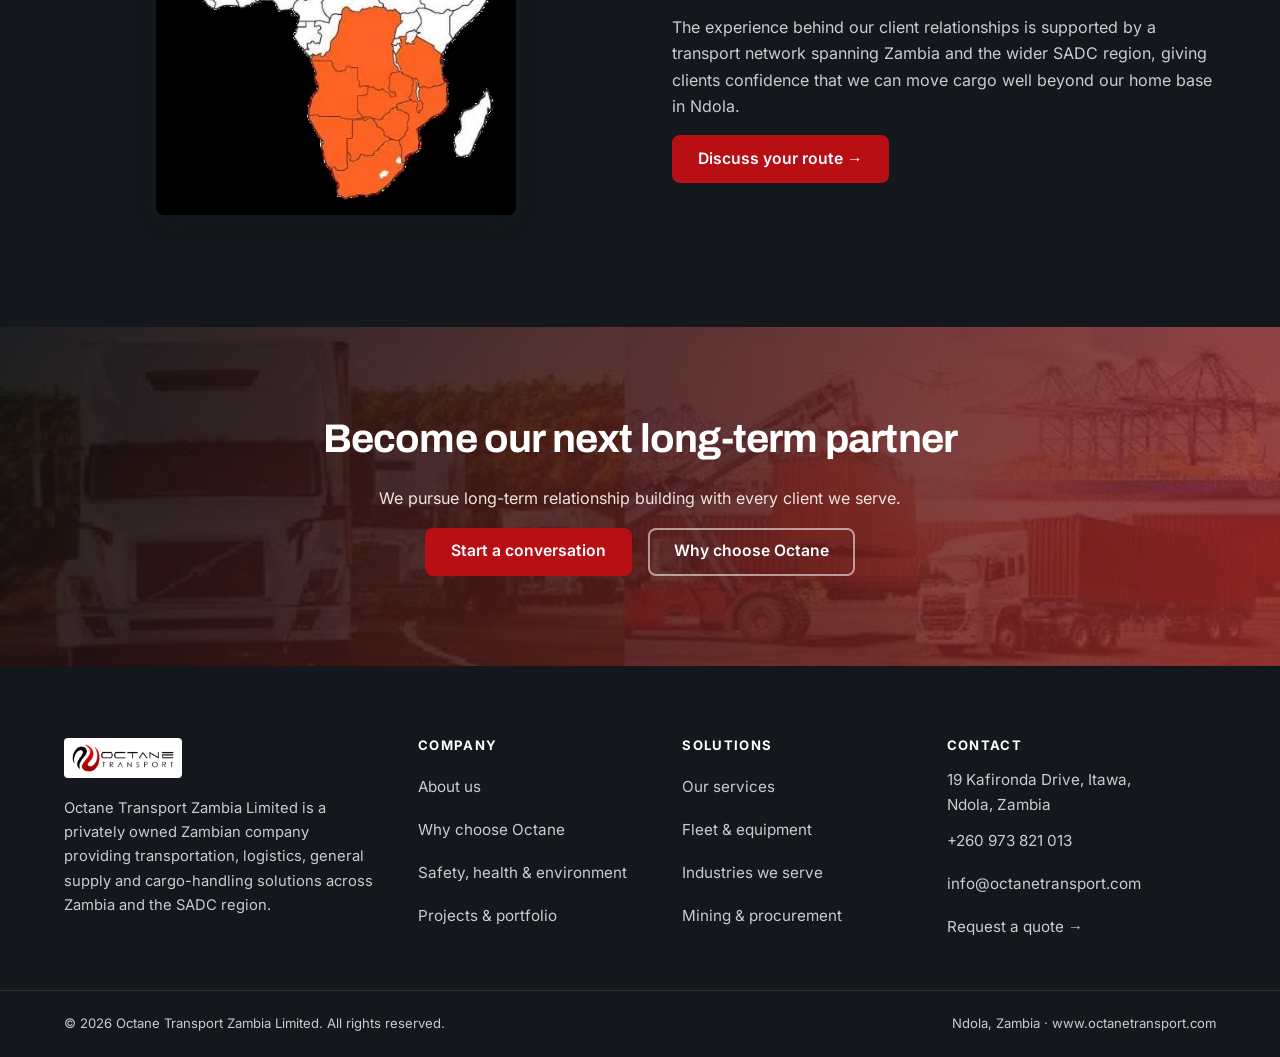
<file: projects.html>
<!doctype html>
<html lang="en">
<head>
<meta charset="UTF-8">
<meta name="viewport" content="width=device-width, initial-scale=1.0">
<title>Our Portfolio &amp; Clients | Octane Transport Zambia</title>
<meta name="description" content="Octane Transport's client portfolio includes Reload Logistics, Impala Terminals, Hass Petroleum, Polytra Zambia, Worldco Shipping and Logistar.">
<link rel="canonical" href="https://www.octanetransport.com/projects">
<script>if(/\.html$/.test(location.pathname))history.replaceState(null,'',location.pathname.replace(/(index)?\.html$/,'')+location.search+location.hash);</script>
<link rel="preload" as="image" href="assets/img/highway-convoy.webp">
<meta property="og:title" content="Our Portfolio &amp; Clients | Octane Transport Zambia">
<meta property="og:description" content="Octane Transport's client portfolio includes Reload Logistics, Impala Terminals, Hass Petroleum, Polytra Zambia, Worldco Shipping and Logistar.">
<meta property="og:image" content="https://www.octanetransport.com/assets/img/share-1200x630.jpg">
<meta property="og:url" content="https://www.octanetransport.com/projects">
<meta property="og:type" content="website">
<meta property="og:site_name" content="Octane Transport Zambia Limited">
<meta property="og:locale" content="en_ZM">
<meta property="og:image:width" content="1200">
<meta property="og:image:height" content="630">
<meta property="og:image:alt" content="Octane Transport Mercedes-Benz Actros truck with a tri-axle flatbed trailer">
<meta name="twitter:card" content="summary_large_image">
<meta name="twitter:title" content="Our Portfolio &amp; Clients | Octane Transport Zambia">
<meta name="twitter:description" content="Octane Transport's client portfolio includes Reload Logistics, Impala Terminals, Hass Petroleum, Polytra Zambia, Worldco Shipping and Logistar.">
<meta name="twitter:image" content="https://www.octanetransport.com/assets/img/share-1200x630.jpg">
<link rel="icon" type="image/png" sizes="192x192" href="/assets/img/icon-192.png">
<link rel="apple-touch-icon" href="/assets/img/apple-touch-icon.png">
<meta name="theme-color" content="#14181c">
<link rel="preload" as="font" type="font/woff2" href="/assets/fonts/archivo-latin.woff2" crossorigin>
<link rel="preload" as="font" type="font/woff2" href="/assets/fonts/inter-latin.woff2" crossorigin>
<link rel="stylesheet" href="assets/css/style.css">
<script type="application/ld+json">
{
  "@context": "https://schema.org",
  "@type": "BreadcrumbList",
  "itemListElement": [
    {"@type": "ListItem", "position": 1, "name": "Home", "item": "https://www.octanetransport.com/"},
    {"@type": "ListItem", "position": 2, "name": "Projects & Portfolio", "item": "https://www.octanetransport.com/projects"}
  ]
}
</script>
</head>
<body>
<a href="#main-content" class="skip-link">Skip to main content</a>

<header class="site-header">
  <div class="topbar">
    <div class="container">
      <div class="topbar-links">
        <span>Ndola, Zambia</span>
        <a href="tel:+260973821013">+260 973 821 013</a>
        <a href="mailto:info@octanetransport.com">info@octanetransport.com</a>
      </div>
      <div class="topbar-links"><a href="/procurement">Mining &amp; corporate procurement</a></div>
    </div>
  </div>
  <div class="container navbar">
    <a href="/" class="brand"><img src="assets/img/logo-300.webp" alt="Octane Transport Zambia Limited logo" width="300" height="82"></a>
    <nav>
      <ul class="nav-main">
        <li><a href="/">Home</a></li>
        <li>
          <button type="button" aria-expanded="false">Company <span class="caret"></span></button>
          <div class="dropdown">
            <a href="/about">About us</a>
            <a href="/why-choose-us">Why choose Octane</a>
            <a href="/hse">Safety, health &amp; environment</a>
            <a href="/projects">Projects &amp; portfolio</a>
          </div>
        </li>
        <li>
          <button type="button" aria-expanded="false">Solutions <span class="caret"></span></button>
          <div class="dropdown">
            <a href="/services">Our services</a>
            <a href="/fleet">Fleet &amp; equipment</a>
            <a href="/industries">Industries we serve</a>
            <a href="/procurement">Mining &amp; corporate procurement</a>
          </div>
        </li>
        <li><a href="/contact">Contact</a></li>
        <li class="nav-cta-mobile"><a href="/contact" class="btn btn-primary btn-block">Request a quote</a></li>
      </ul>
    </nav>
    <div class="nav-cta">
      <a href="/contact" class="btn btn-primary">Request a quote</a>
      <button class="nav-toggle" aria-label="Toggle menu" aria-expanded="false"><span></span><span></span><span></span></button>
    </div>
  </div>
</header>
<div class="nav-overlay"></div>

<main id="main-content">

  <section class="page-hero" style="background-image:url('assets/img/highway-convoy.webp')">
    <div class="container">
      <div class="breadcrumb"><a href="/">Home</a> / Projects &amp; portfolio</div>
      <h1>Projects &amp; portfolio</h1>
      <p class="lead">Some of the clients we have worked with, and the regional network behind that experience.</p>
    </div>
  </section>

  <section class="section">
    <div class="container">
      <div class="section-head center">
        <div class="eyebrow">Our Portfolio</div>
        <h2>Some of our clients</h2>
        <p class="max-w" style="margin:0 auto;">Some of our clients are, but not limited to, the following:</p>
      </div>
      <div class="grid grid-3">
        <div class="card text-center"><h3>Reload Logistics</h3><p>Client / Logistics Partner</p></div>
        <div class="card text-center"><h3>Impala Terminals</h3><p>Client / Logistics Partner</p></div>
        <div class="card text-center"><h3>Hass Petroleum</h3><p>Client / Logistics Partner</p></div>
        <div class="card text-center"><h3>Polytra Zambia</h3><p>Client / Logistics Partner</p></div>
        <div class="card text-center"><h3>Worldco Shipping</h3><p>Client / Logistics Partner</p></div>
        <div class="card text-center"><h3>Logistar</h3><p>Client / Logistics Partner</p></div>
      </div>
      <div class="notice" style="margin-top:32px;">
        <b>Note:</b> The names above reflect client relationships referenced in Octane Transport&rsquo;s company profile. Detailed project case studies, cargo volumes and contract references are available on request during procurement engagement. <a href="/contact">Request further detail &rarr;</a>
      </div>
    </div>
  </section>

  <section class="section section-dark">
    <div class="container split">
      <div class="text-center">
        <img src="assets/img/transport-network-map.webp" alt="Octane Transport network coverage across Zambia and the SADC region" style="max-width:min(360px,100%);margin:0 auto;" width="441" height="475" loading="lazy">
      </div>
      <div>
        <div class="eyebrow">Operational Reach</div>
        <h2>A SADC-wide transport network</h2>
        <p>The experience behind our client relationships is supported by a transport network spanning Zambia and the wider SADC region, giving clients confidence that we can move cargo well beyond our home base in Ndola.</p>
        <a href="/contact" class="btn btn-primary">Discuss your route &rarr;</a>
      </div>
    </div>
  </section>

  <section class="cta-banner" style="background-image:url('assets/img/ops-collage.webp')">
    <div class="container">
      <h2>Become our next long-term partner</h2>
      <p class="max-w" style="color:#f1e4e0;">We pursue long-term relationship building with every client we serve.</p>
      <div class="btn-row" style="justify-content:center;">
        <a href="/contact" class="btn btn-primary">Start a conversation</a>
        <a href="/why-choose-us" class="btn btn-outline">Why choose Octane</a>
      </div>
    </div>
  </section>

</main>

<footer class="site-footer">
  <div class="footer-top">
    <div class="container footer-grid">
      <div class="footer-brand">
        <img src="assets/img/logo-300.webp" alt="Octane Transport Zambia Limited" width="300" height="82" loading="lazy">
        <p>Octane Transport Zambia Limited is a privately owned Zambian company providing transportation, logistics, general supply and cargo-handling solutions across Zambia and the SADC region.</p>
      </div>
      <div>
        <h2>Company</h2>
        <ul>
          <li><a href="/about">About us</a></li>
          <li><a href="/why-choose-us">Why choose Octane</a></li>
          <li><a href="/hse">Safety, health &amp; environment</a></li>
          <li><a href="/projects">Projects &amp; portfolio</a></li>
        </ul>
      </div>
      <div>
        <h2>Solutions</h2>
        <ul>
          <li><a href="/services">Our services</a></li>
          <li><a href="/fleet">Fleet &amp; equipment</a></li>
          <li><a href="/industries">Industries we serve</a></li>
          <li><a href="/procurement">Mining &amp; procurement</a></li>
        </ul>
      </div>
      <div>
        <h2>Contact</h2>
        <ul>
          <li>19 Kafironda Drive, Itawa,<br>Ndola, Zambia</li>
          <li><a href="tel:+260973821013">+260 973 821 013</a></li>
          <li><a href="mailto:info@octanetransport.com">info@octanetransport.com</a></li>
          <li><a href="/contact">Request a quote &rarr;</a></li>
        </ul>
      </div>
    </div>
  </div>
  <div class="footer-bottom">
    <div class="container">
      <span>&copy; <span id="year"></span> Octane Transport Zambia Limited. All rights reserved.</span>
      <span>Ndola, Zambia &middot; www.octanetransport.com</span>
    </div>
  </div>
</footer>
<button class="back-to-top" aria-label="Back to top">&uarr;</button>
<script src="assets/js/main.js"></script>
<script src="assets/js/chat-widget.js" defer></script>
</body>
</html>
</file>
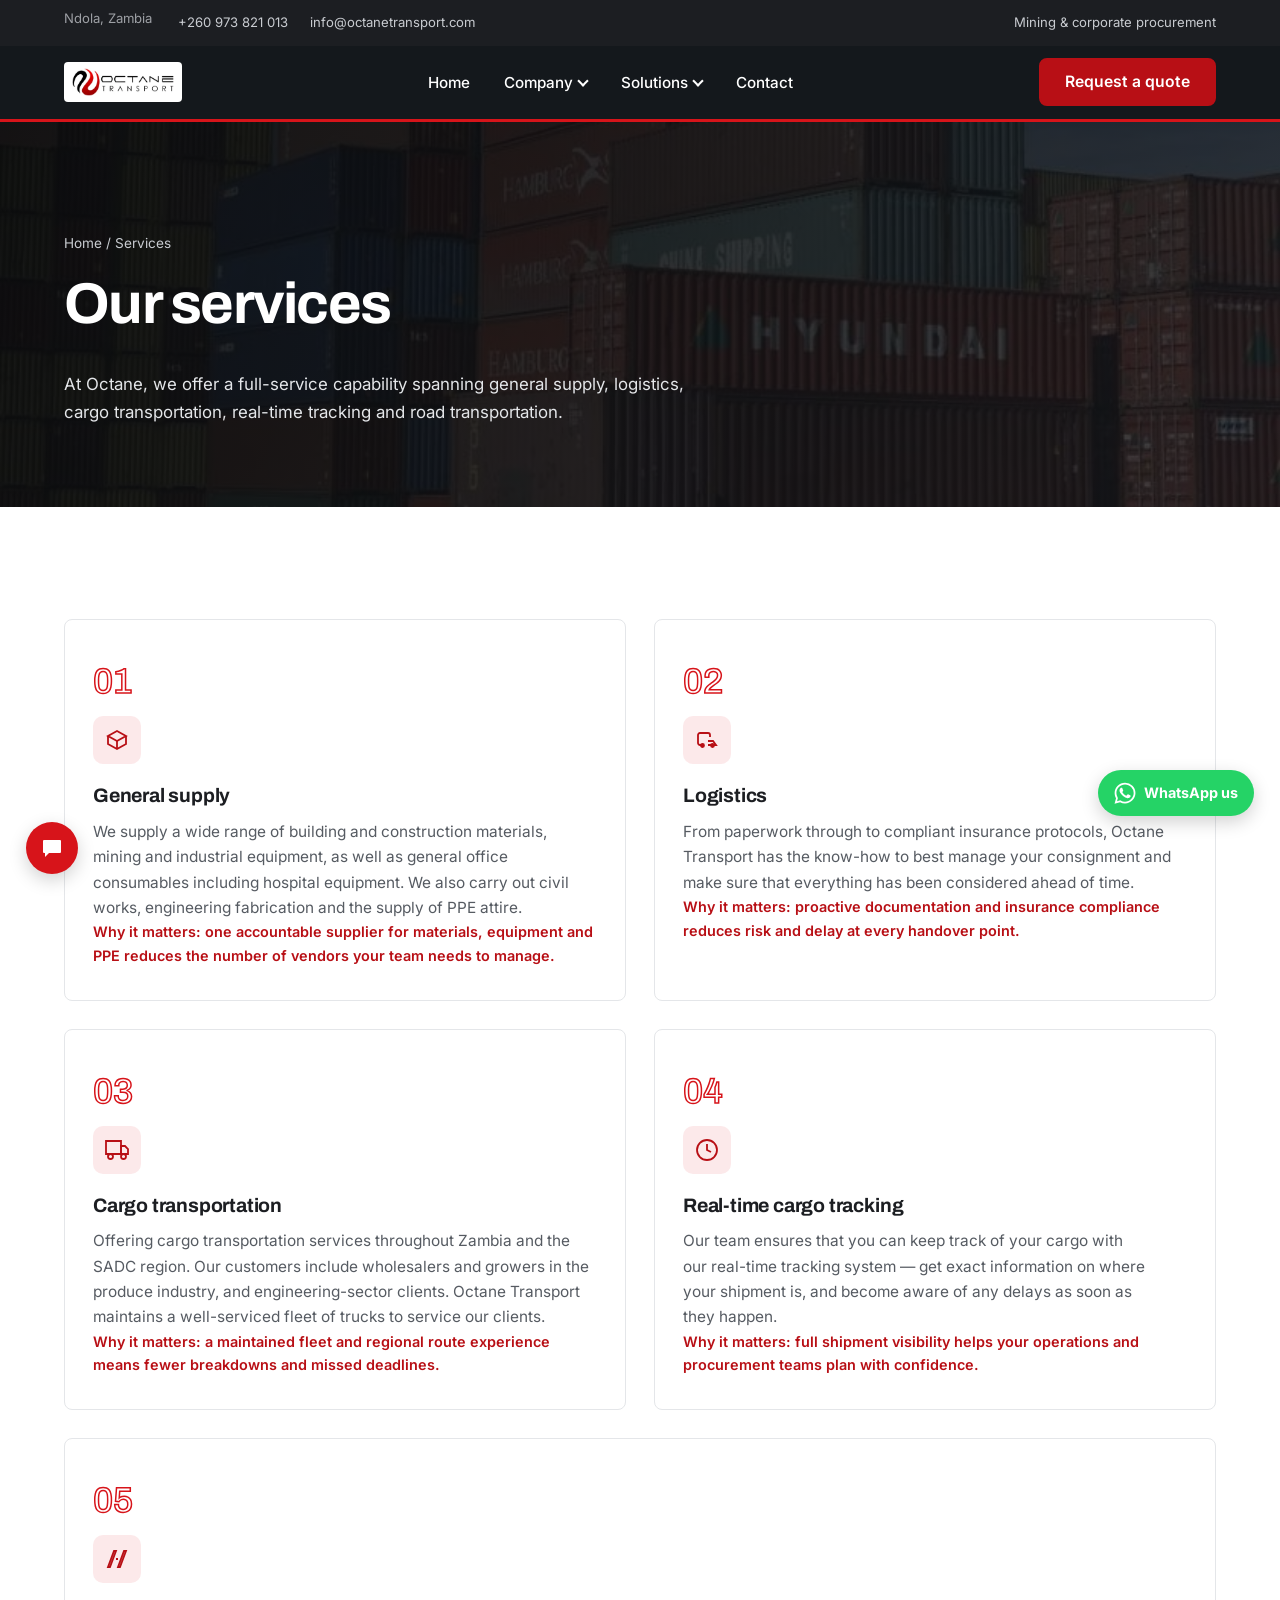
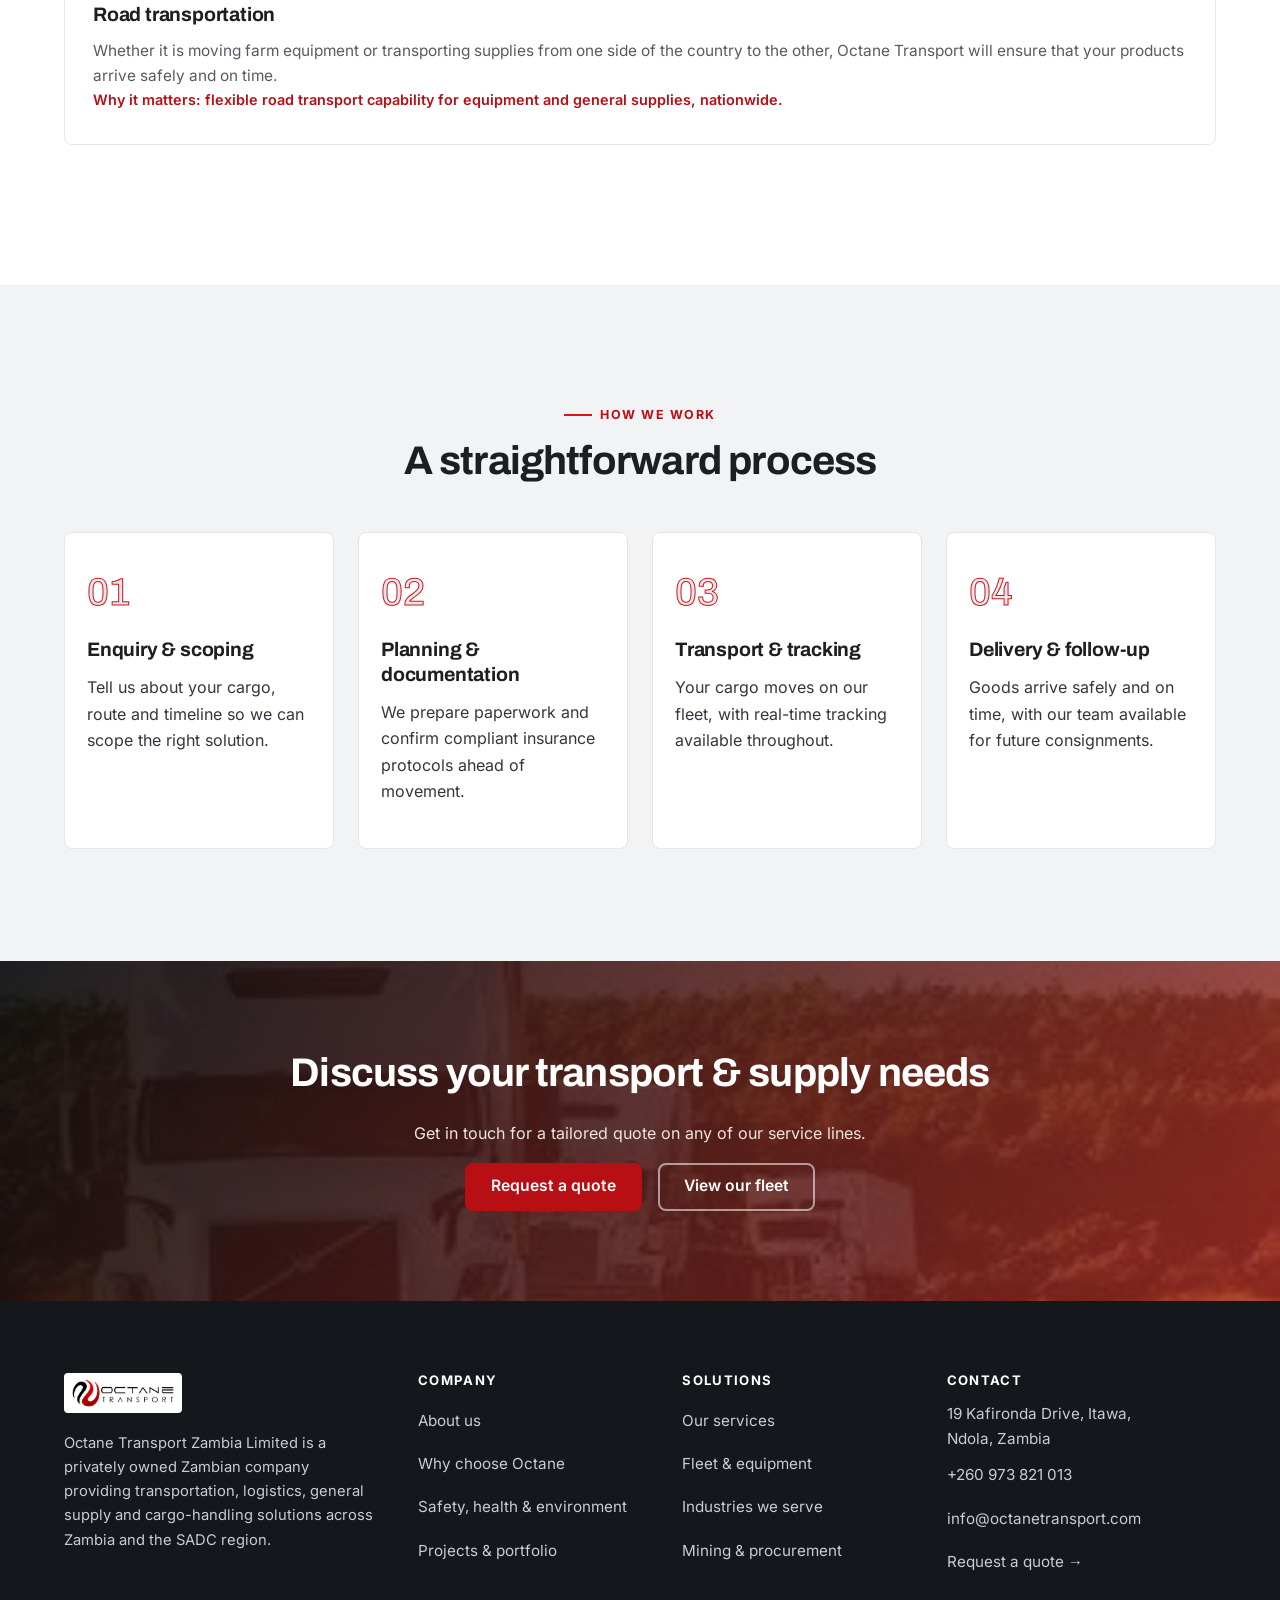
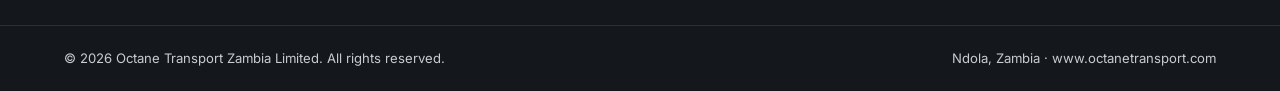
<file: services.html>
<!doctype html>
<html lang="en">
<head>
<meta charset="UTF-8">
<meta name="viewport" content="width=device-width, initial-scale=1.0">
<title>Cargo Transport, Logistics &amp; Supply Services | Octane Zambia</title>
<meta name="description" content="General supply, logistics, cargo transportation, live cargo tracking and road transportation across Zambia and the SADC region, from Octane Transport in Ndola.">
<link rel="canonical" href="https://www.octanetransport.com/services">
<script>if(/\.html$/.test(location.pathname))history.replaceState(null,'',location.pathname.replace(/(index)?\.html$/,'')+location.search+location.hash);</script>
<link rel="preload" as="image" href="assets/img/port-containers.webp">
<meta property="og:title" content="Cargo Transport, Logistics &amp; Supply Services | Octane Zambia">
<meta property="og:description" content="General supply, logistics, cargo transportation, live cargo tracking and road transportation across Zambia and the SADC region, from Octane Transport in Ndola.">
<meta property="og:image" content="https://www.octanetransport.com/assets/img/share-1200x630.jpg">
<meta property="og:url" content="https://www.octanetransport.com/services">
<meta property="og:type" content="website">
<meta property="og:site_name" content="Octane Transport Zambia Limited">
<meta property="og:locale" content="en_ZM">
<meta property="og:image:width" content="1200">
<meta property="og:image:height" content="630">
<meta property="og:image:alt" content="Octane Transport Mercedes-Benz Actros truck with a tri-axle flatbed trailer">
<meta name="twitter:card" content="summary_large_image">
<meta name="twitter:title" content="Cargo Transport, Logistics &amp; Supply Services | Octane Zambia">
<meta name="twitter:description" content="General supply, logistics, cargo transportation, live cargo tracking and road transportation across Zambia and the SADC region, from Octane Transport in Ndola.">
<meta name="twitter:image" content="https://www.octanetransport.com/assets/img/share-1200x630.jpg">
<link rel="icon" type="image/png" sizes="192x192" href="/assets/img/icon-192.png">
<link rel="apple-touch-icon" href="/assets/img/apple-touch-icon.png">
<meta name="theme-color" content="#14181c">
<link rel="preload" as="font" type="font/woff2" href="/assets/fonts/archivo-latin.woff2" crossorigin>
<link rel="preload" as="font" type="font/woff2" href="/assets/fonts/inter-latin.woff2" crossorigin>
<link rel="stylesheet" href="assets/css/style.css">
<script type="application/ld+json">
{
  "@context": "https://schema.org",
  "@type": "BreadcrumbList",
  "itemListElement": [
    {"@type": "ListItem", "position": 1, "name": "Home", "item": "https://www.octanetransport.com/"},
    {"@type": "ListItem", "position": 2, "name": "Services", "item": "https://www.octanetransport.com/services"}
  ]
}
</script>
</head>
<body>
<a href="#main-content" class="skip-link">Skip to main content</a>

<header class="site-header">
  <div class="topbar">
    <div class="container">
      <div class="topbar-links">
        <span>Ndola, Zambia</span>
        <a href="tel:+260973821013">+260 973 821 013</a>
        <a href="mailto:info@octanetransport.com">info@octanetransport.com</a>
      </div>
      <div class="topbar-links"><a href="/procurement">Mining &amp; corporate procurement</a></div>
    </div>
  </div>
  <div class="container navbar">
    <a href="/" class="brand"><img src="assets/img/logo-300.webp" alt="Octane Transport Zambia Limited logo" width="300" height="82"></a>
    <nav>
      <ul class="nav-main">
        <li><a href="/">Home</a></li>
        <li>
          <button type="button" aria-expanded="false">Company <span class="caret"></span></button>
          <div class="dropdown">
            <a href="/about">About us</a>
            <a href="/why-choose-us">Why choose Octane</a>
            <a href="/hse">Safety, health &amp; environment</a>
            <a href="/projects">Projects &amp; portfolio</a>
          </div>
        </li>
        <li>
          <button type="button" aria-expanded="false">Solutions <span class="caret"></span></button>
          <div class="dropdown">
            <a href="/services">Our services</a>
            <a href="/fleet">Fleet &amp; equipment</a>
            <a href="/industries">Industries we serve</a>
            <a href="/procurement">Mining &amp; corporate procurement</a>
          </div>
        </li>
        <li><a href="/contact">Contact</a></li>
        <li class="nav-cta-mobile"><a href="/contact" class="btn btn-primary btn-block">Request a quote</a></li>
      </ul>
    </nav>
    <div class="nav-cta">
      <a href="/contact" class="btn btn-primary">Request a quote</a>
      <button class="nav-toggle" aria-label="Toggle menu" aria-expanded="false"><span></span><span></span><span></span></button>
    </div>
  </div>
</header>
<div class="nav-overlay"></div>

<main id="main-content">

  <section class="page-hero" style="background-image:url('assets/img/port-containers.webp')">
    <div class="container">
      <div class="breadcrumb"><a href="/">Home</a> / Services</div>
      <h1>Our services</h1>
      <p class="lead">At Octane, we offer a full-service capability spanning general supply, logistics, cargo transportation, real-time tracking and road transportation.</p>
    </div>
  </section>

  <section class="section">
    <div class="container">

      <div class="grid grid-2" style="align-items:stretch;margin-bottom:28px;">
        <div class="card">
          <span class="num">01</span>
          <div class="icon"><svg viewBox="0 0 24 24"><path d="M21 8l-9-5-9 5 9 5 9-5z"/><path d="M3 8v8l9 5 9-5V8"/><path d="M12 13v8"/></svg></div>
          <h2>General supply</h2>
          <p>We supply a wide range of building and construction materials, mining and industrial equipment, as well as general office consumables including hospital equipment. We also carry out civil works, engineering fabrication and the supply of PPE attire.</p>
          <p style="color:var(--accent-dark);font-weight:600;font-size:.9rem;">Why it matters: one accountable supplier for materials, equipment and PPE reduces the number of vendors your team needs to manage.</p>
        </div>
        <div class="card">
          <span class="num">02</span>
          <div class="icon"><svg viewBox="0 0 24 24"><path d="M9 17H5a2 2 0 01-2-2V7a2 2 0 012-2h8a2 2 0 012 2v2"/><path d="M13 17h8l-3-4h-5"/><circle cx="7.5" cy="17.5" r="1.5"/><circle cx="17.5" cy="17.5" r="1.5"/></svg></div>
          <h2>Logistics</h2>
          <p>From paperwork through to compliant insurance protocols, Octane Transport has the know-how to best manage your consignment and make sure that everything has been considered ahead of time.</p>
          <p style="color:var(--accent-dark);font-weight:600;font-size:.9rem;">Why it matters: proactive documentation and insurance compliance reduces risk and delay at every handover point.</p>
        </div>
        <div class="card">
          <span class="num">03</span>
          <div class="icon"><svg viewBox="0 0 24 24"><path d="M1 3h15v13H1z"/><path d="M16 8h4l3 3v5h-7V8z"/><circle cx="5.5" cy="18.5" r="2.5"/><circle cx="18.5" cy="18.5" r="2.5"/></svg></div>
          <h2>Cargo transportation</h2>
          <p>Offering cargo transportation services throughout Zambia and the SADC region. Our customers include wholesalers and growers in the produce industry, and engineering-sector clients. Octane Transport maintains a well-serviced fleet of trucks to service our clients.</p>
          <p style="color:var(--accent-dark);font-weight:600;font-size:.9rem;">Why it matters: a maintained fleet and regional route experience means fewer breakdowns and missed deadlines.</p>
        </div>
        <div class="card">
          <span class="num">04</span>
          <div class="icon"><svg viewBox="0 0 24 24"><circle cx="12" cy="12" r="10"/><path d="M12 6v6l4 2"/></svg></div>
          <h2>Real-time cargo tracking</h2>
          <p>Our team ensures that you can keep track of your cargo with our real-time tracking system &mdash; get exact information on where your shipment is, and become aware of any delays as soon as they happen.</p>
          <p style="color:var(--accent-dark);font-weight:600;font-size:.9rem;">Why it matters: full shipment visibility helps your operations and procurement teams plan with confidence.</p>
        </div>
        <div class="card" style="grid-column:1 / -1;">
          <span class="num">05</span>
          <div class="icon"><svg viewBox="0 0 24 24"><path d="M3 20l6-16h2l-6 16H3z"/><path d="M13 20l6-16h2l-6 16h-2z"/><path d="M11 12h2"/></svg></div>
          <h2>Road transportation</h2>
          <p>Whether it is moving farm equipment or transporting supplies from one side of the country to the other, Octane Transport will ensure that your products arrive safely and on time.</p>
          <p style="color:var(--accent-dark);font-weight:600;font-size:.9rem;">Why it matters: flexible road transport capability for equipment and general supplies, nationwide.</p>
        </div>
      </div>

    </div>
  </section>

  <section class="section section-alt">
    <div class="container">
      <div class="section-head center">
        <div class="eyebrow">How We Work</div>
        <h2>A straightforward process</h2>
      </div>
      <div class="process-grid">
        <div class="process-step"><h3>Enquiry &amp; scoping</h3><p>Tell us about your cargo, route and timeline so we can scope the right solution.</p></div>
        <div class="process-step"><h3>Planning &amp; documentation</h3><p>We prepare paperwork and confirm compliant insurance protocols ahead of movement.</p></div>
        <div class="process-step"><h3>Transport &amp; tracking</h3><p>Your cargo moves on our fleet, with real-time tracking available throughout.</p></div>
        <div class="process-step"><h3>Delivery &amp; follow-up</h3><p>Goods arrive safely and on time, with our team available for future consignments.</p></div>
      </div>
    </div>
  </section>

  <section class="cta-banner" style="background-image:url('assets/img/highway-convoy.webp')">
    <div class="container">
      <h2>Discuss your transport &amp; supply needs</h2>
      <p class="max-w" style="color:#f1e4e0;">Get in touch for a tailored quote on any of our service lines.</p>
      <div class="btn-row" style="justify-content:center;">
        <a href="/contact" class="btn btn-primary">Request a quote</a>
        <a href="/fleet" class="btn btn-outline">View our fleet</a>
      </div>
    </div>
  </section>

</main>

<footer class="site-footer">
  <div class="footer-top">
    <div class="container footer-grid">
      <div class="footer-brand">
        <img src="assets/img/logo-300.webp" alt="Octane Transport Zambia Limited" width="300" height="82" loading="lazy">
        <p>Octane Transport Zambia Limited is a privately owned Zambian company providing transportation, logistics, general supply and cargo-handling solutions across Zambia and the SADC region.</p>
      </div>
      <div>
        <h2>Company</h2>
        <ul>
          <li><a href="/about">About us</a></li>
          <li><a href="/why-choose-us">Why choose Octane</a></li>
          <li><a href="/hse">Safety, health &amp; environment</a></li>
          <li><a href="/projects">Projects &amp; portfolio</a></li>
        </ul>
      </div>
      <div>
        <h2>Solutions</h2>
        <ul>
          <li><a href="/services">Our services</a></li>
          <li><a href="/fleet">Fleet &amp; equipment</a></li>
          <li><a href="/industries">Industries we serve</a></li>
          <li><a href="/procurement">Mining &amp; procurement</a></li>
        </ul>
      </div>
      <div>
        <h2>Contact</h2>
        <ul>
          <li>19 Kafironda Drive, Itawa,<br>Ndola, Zambia</li>
          <li><a href="tel:+260973821013">+260 973 821 013</a></li>
          <li><a href="mailto:info@octanetransport.com">info@octanetransport.com</a></li>
          <li><a href="/contact">Request a quote &rarr;</a></li>
        </ul>
      </div>
    </div>
  </div>
  <div class="footer-bottom">
    <div class="container">
      <span>&copy; <span id="year"></span> Octane Transport Zambia Limited. All rights reserved.</span>
      <span>Ndola, Zambia &middot; www.octanetransport.com</span>
    </div>
  </div>
</footer>
<button class="back-to-top" aria-label="Back to top">&uarr;</button>
<script src="assets/js/main.js"></script>
<script src="assets/js/chat-widget.js" defer></script>
</body>
</html>
</file>
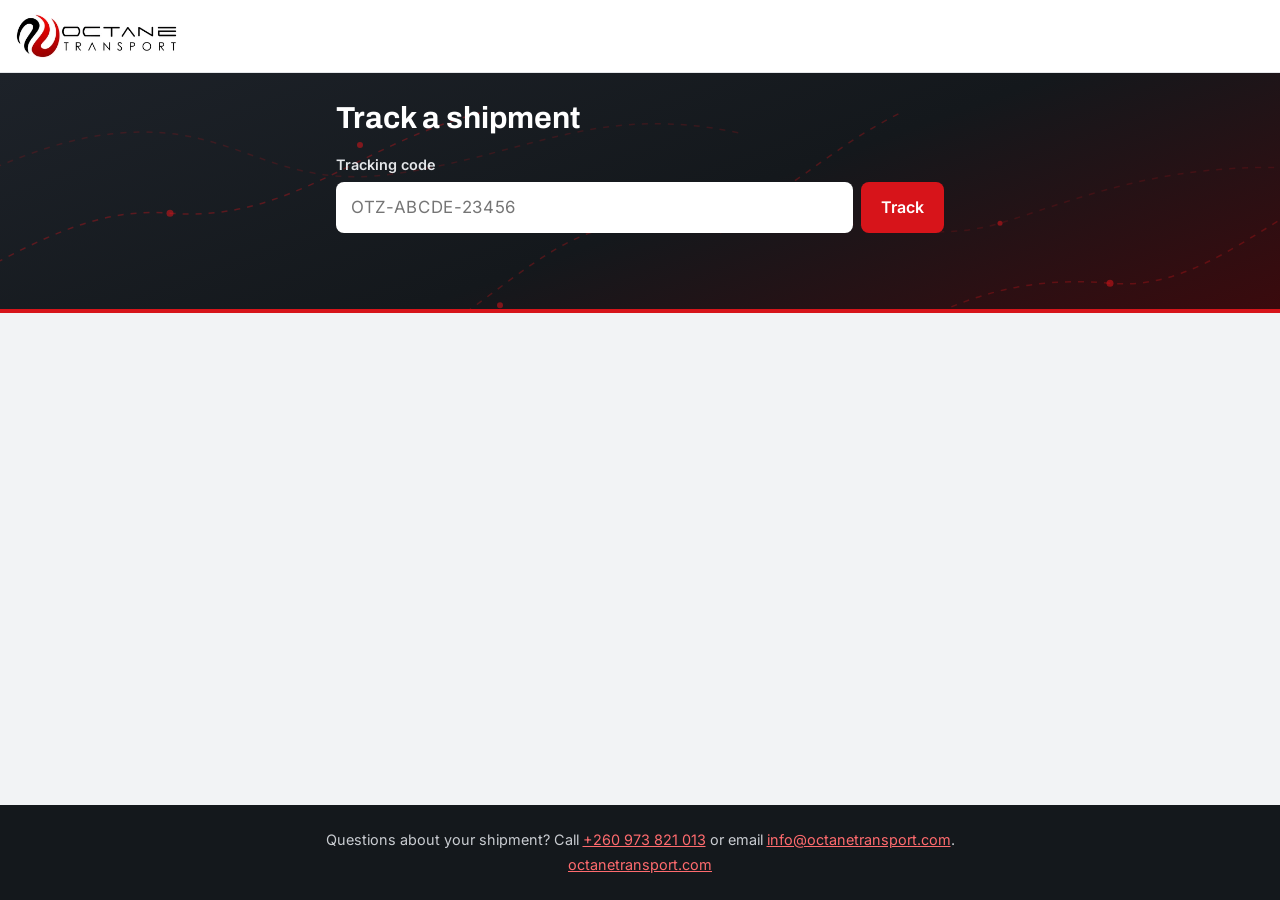
<file: track.html>
<!doctype html>
<html lang="en">
<head>
<meta charset="UTF-8">
<meta name="viewport" content="width=device-width, initial-scale=1.0">
<meta name="referrer" content="no-referrer">
<meta http-equiv="Content-Security-Policy" content="default-src 'none'; script-src 'self' 'sha256-hAVFsvTJ3S7/lAbwlxHUa5jG0urizsMZYZ2yXLnLZGY='; style-src 'self'; font-src 'self'; img-src 'self'; connect-src https://*.workers.dev https://track-api.octanetransport.com; form-action 'self'; base-uri 'none'">
<title>Track a shipment | Octane Transport Zambia Limited</title>
<meta name="description" content="Track an Octane Transport shipment with the code from your tracking link.">
<meta name="robots" content="noindex, nofollow">
<link rel="canonical" href="https://www.octanetransport.com/track">
<script>if(/\.html$/.test(location.pathname))history.replaceState(null,'',location.pathname.replace(/(index)?\.html$/,'')+location.search+location.hash);</script>
<link rel="icon" type="image/png" sizes="192x192" href="/assets/img/icon-192.png">
<link rel="apple-touch-icon" href="/assets/img/apple-touch-icon.png">
<meta name="theme-color" content="#14181c">
<link rel="preload" as="font" type="font/woff2" href="/assets/fonts/archivo-latin.woff2" crossorigin>
<link rel="preload" as="font" type="font/woff2" href="/assets/fonts/inter-latin.woff2" crossorigin>
<link rel="stylesheet" href="/assets/css/track.css">
</head>
<body>
<header class="t-header">
  <a href="/" class="t-brand"><img src="/assets/img/logo-300.webp" alt="Octane Transport Zambia Limited" width="300" height="82"></a>
</header>
<main class="t-main">
  <div class="t-band">
    <div class="t-wrap">
      <h1>Track a shipment</h1>
      <form id="track-form" class="t-form" novalidate>
        <label for="track-code">Tracking code</label>
        <div class="t-row">
          <input id="track-code" name="code" type="text" inputmode="text" autocomplete="off" autocapitalize="characters" spellcheck="false" placeholder="OTZ-ABCDE-23456" maxlength="20">
          <button type="submit">Track</button>
        </div>
      </form>
    </div>
  </div>
  <div class="t-wrap t-content">
    <section id="track-result" class="t-result" tabindex="-1" aria-live="polite" hidden></section>
    <noscript><p class="track-msg">This page needs JavaScript. Call +260 973 821 013 for an update on your shipment.</p></noscript>
  </div>
</main>
<footer class="t-footer">
  <p>Questions about your shipment? Call <a href="tel:+260973821013">+260 973 821 013</a> or email <a href="mailto:info@octanetransport.com">info@octanetransport.com</a>.</p>
  <p><a href="/">octanetransport.com</a></p>
</footer>
<script src="/assets/js/track.js"></script>
</body>
</html>
</file>
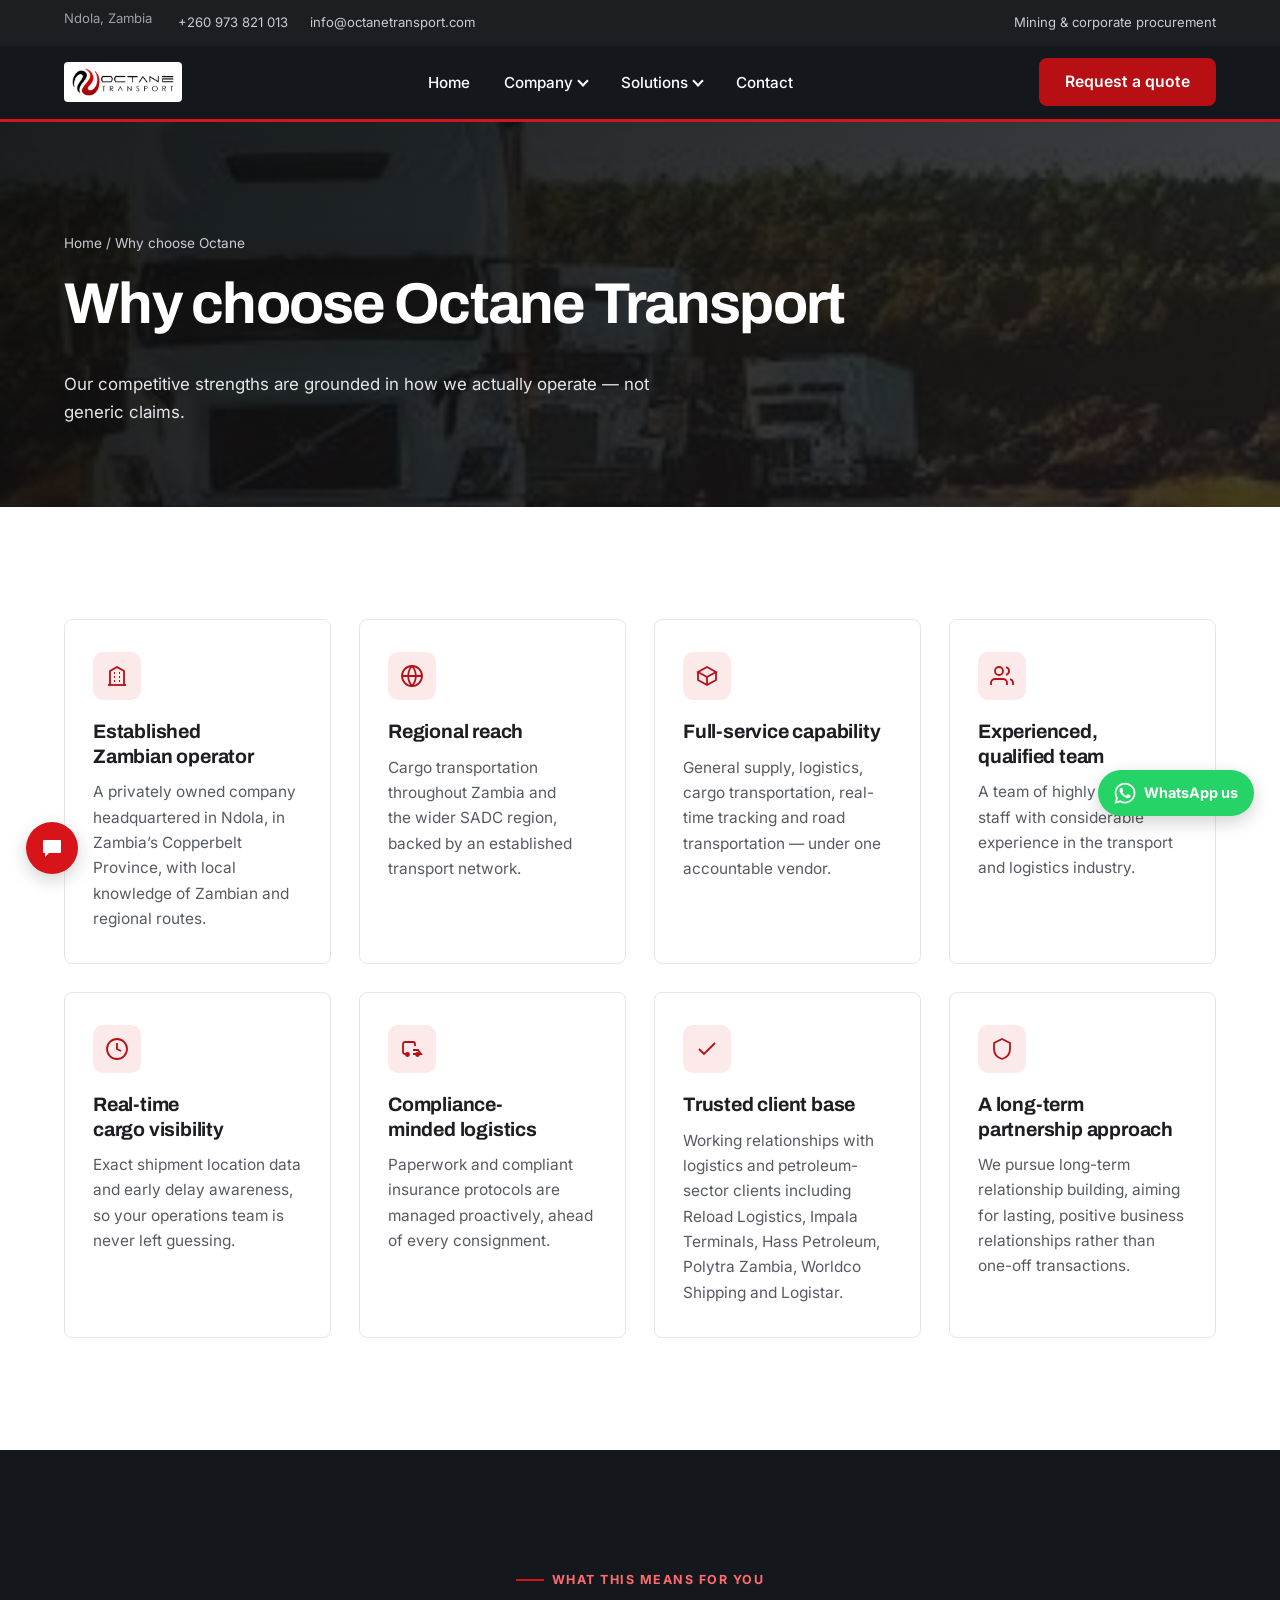
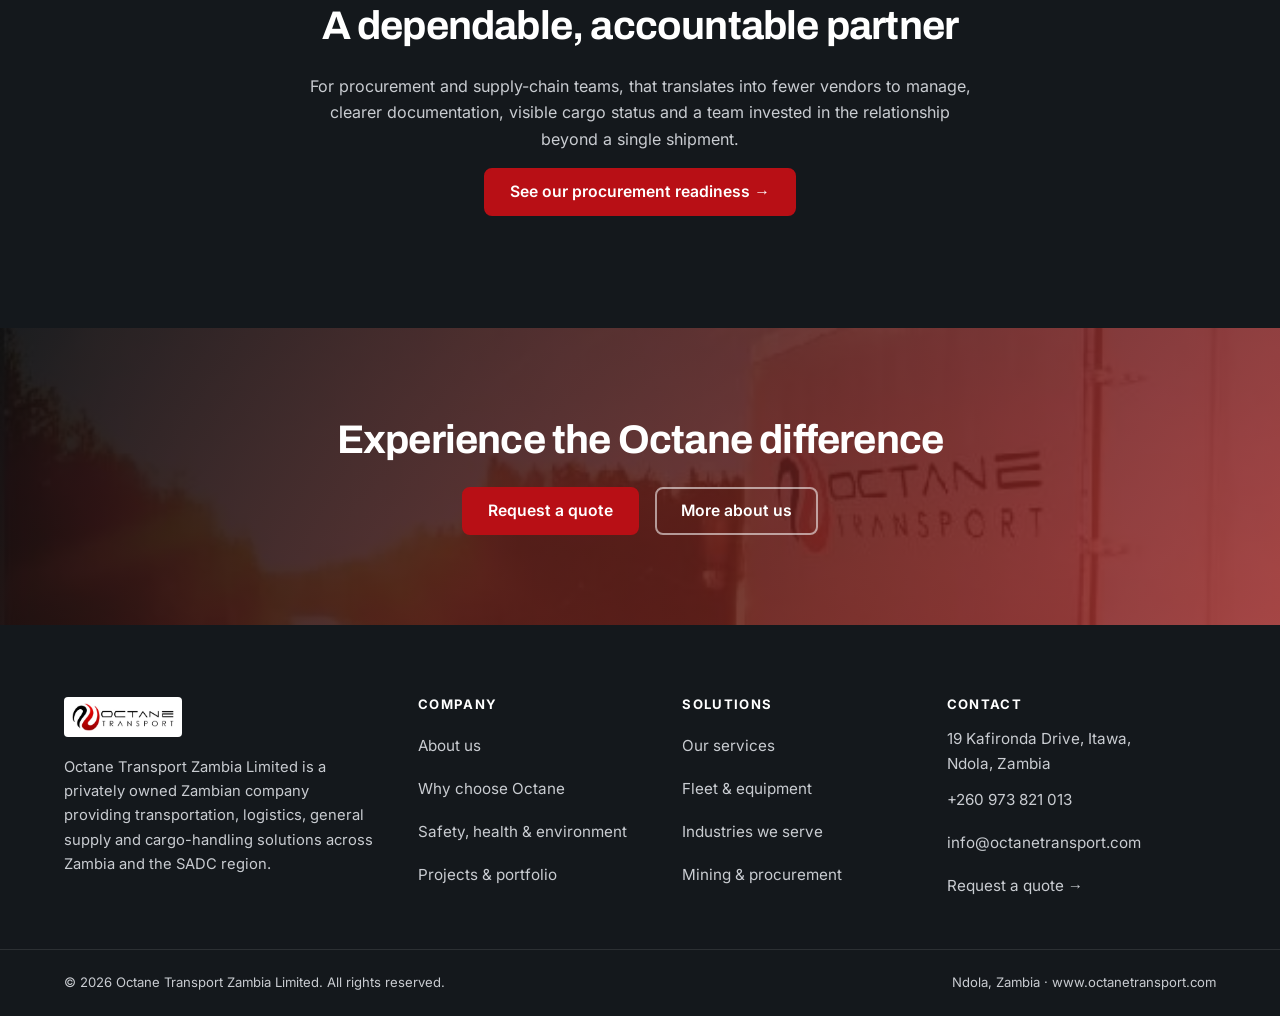
<file: why-choose-us.html>
<!doctype html>
<html lang="en">
<head>
<meta charset="UTF-8">
<meta name="viewport" content="width=device-width, initial-scale=1.0">
<title>Why Choose Octane Transport | Zambia Transport Partner</title>
<meta name="description" content="Why mining, industrial and corporate clients choose Octane Transport: regional reach, full-service capability, live tracking and long-term partnerships.">
<link rel="canonical" href="https://www.octanetransport.com/why-choose-us">
<script>if(/\.html$/.test(location.pathname))history.replaceState(null,'',location.pathname.replace(/(index)?\.html$/,'')+location.search+location.hash);</script>
<link rel="preload" as="image" href="assets/img/highway-convoy.webp">
<meta property="og:title" content="Why Choose Octane Transport | Zambia Transport Partner">
<meta property="og:description" content="Why mining, industrial and corporate clients choose Octane Transport: regional reach, full-service capability, live tracking and long-term partnerships.">
<meta property="og:image" content="https://www.octanetransport.com/assets/img/share-1200x630.jpg">
<meta property="og:url" content="https://www.octanetransport.com/why-choose-us">
<meta property="og:type" content="website">
<meta property="og:site_name" content="Octane Transport Zambia Limited">
<meta property="og:locale" content="en_ZM">
<meta property="og:image:width" content="1200">
<meta property="og:image:height" content="630">
<meta property="og:image:alt" content="Octane Transport Mercedes-Benz Actros truck with a tri-axle flatbed trailer">
<meta name="twitter:card" content="summary_large_image">
<meta name="twitter:title" content="Why Choose Octane Transport | Zambia Transport Partner">
<meta name="twitter:description" content="Why mining, industrial and corporate clients choose Octane Transport: regional reach, full-service capability, live tracking and long-term partnerships.">
<meta name="twitter:image" content="https://www.octanetransport.com/assets/img/share-1200x630.jpg">
<link rel="icon" type="image/png" sizes="192x192" href="/assets/img/icon-192.png">
<link rel="apple-touch-icon" href="/assets/img/apple-touch-icon.png">
<meta name="theme-color" content="#14181c">
<link rel="preload" as="font" type="font/woff2" href="/assets/fonts/archivo-latin.woff2" crossorigin>
<link rel="preload" as="font" type="font/woff2" href="/assets/fonts/inter-latin.woff2" crossorigin>
<link rel="stylesheet" href="assets/css/style.css">
<script type="application/ld+json">
{
  "@context": "https://schema.org",
  "@type": "BreadcrumbList",
  "itemListElement": [
    {"@type": "ListItem", "position": 1, "name": "Home", "item": "https://www.octanetransport.com/"},
    {"@type": "ListItem", "position": 2, "name": "Why Choose Octane", "item": "https://www.octanetransport.com/why-choose-us"}
  ]
}
</script>
</head>
<body>
<a href="#main-content" class="skip-link">Skip to main content</a>

<header class="site-header">
  <div class="topbar">
    <div class="container">
      <div class="topbar-links">
        <span>Ndola, Zambia</span>
        <a href="tel:+260973821013">+260 973 821 013</a>
        <a href="mailto:info@octanetransport.com">info@octanetransport.com</a>
      </div>
      <div class="topbar-links"><a href="/procurement">Mining &amp; corporate procurement</a></div>
    </div>
  </div>
  <div class="container navbar">
    <a href="/" class="brand"><img src="assets/img/logo-300.webp" alt="Octane Transport Zambia Limited logo" width="300" height="82"></a>
    <nav>
      <ul class="nav-main">
        <li><a href="/">Home</a></li>
        <li>
          <button type="button" aria-expanded="false">Company <span class="caret"></span></button>
          <div class="dropdown">
            <a href="/about">About us</a>
            <a href="/why-choose-us">Why choose Octane</a>
            <a href="/hse">Safety, health &amp; environment</a>
            <a href="/projects">Projects &amp; portfolio</a>
          </div>
        </li>
        <li>
          <button type="button" aria-expanded="false">Solutions <span class="caret"></span></button>
          <div class="dropdown">
            <a href="/services">Our services</a>
            <a href="/fleet">Fleet &amp; equipment</a>
            <a href="/industries">Industries we serve</a>
            <a href="/procurement">Mining &amp; corporate procurement</a>
          </div>
        </li>
        <li><a href="/contact">Contact</a></li>
        <li class="nav-cta-mobile"><a href="/contact" class="btn btn-primary btn-block">Request a quote</a></li>
      </ul>
    </nav>
    <div class="nav-cta">
      <a href="/contact" class="btn btn-primary">Request a quote</a>
      <button class="nav-toggle" aria-label="Toggle menu" aria-expanded="false"><span></span><span></span><span></span></button>
    </div>
  </div>
</header>
<div class="nav-overlay"></div>

<main id="main-content">

  <section class="page-hero" style="background-image:url('assets/img/highway-convoy.webp')">
    <div class="container">
      <div class="breadcrumb"><a href="/">Home</a> / Why choose Octane</div>
      <h1>Why choose Octane Transport</h1>
      <p class="lead">Our competitive strengths are grounded in how we actually operate &mdash; not generic claims.</p>
    </div>
  </section>

  <section class="section">
    <div class="container">
      <div class="grid grid-4">

        <div class="card">
          <div class="icon"><svg viewBox="0 0 24 24"><path d="M3 21h18"/><path d="M5 21V7l7-4 7 4v14"/><path d="M9 9h1M14 9h1M9 13h1M14 13h1M9 17h1M14 17h1"/></svg></div>
          <h2>Established Zambian operator</h2>
          <p>A privately owned company headquartered in Ndola, in Zambia&rsquo;s Copperbelt Province, with local knowledge of Zambian and regional routes.</p>
        </div>

        <div class="card">
          <div class="icon"><svg viewBox="0 0 24 24"><circle cx="12" cy="12" r="10"/><path d="M2 12h20M12 2a15 15 0 010 20 15 15 0 010-20z"/></svg></div>
          <h2>Regional reach</h2>
          <p>Cargo transportation throughout Zambia and the wider SADC region, backed by an established transport network.</p>
        </div>

        <div class="card">
          <div class="icon"><svg viewBox="0 0 24 24"><path d="M21 8l-9-5-9 5 9 5 9-5z"/><path d="M3 8v8l9 5 9-5V8"/><path d="M12 13v8"/></svg></div>
          <h2>Full-service capability</h2>
          <p>General supply, logistics, cargo transportation, real-time tracking and road transportation &mdash; under one accountable vendor.</p>
        </div>

        <div class="card">
          <div class="icon"><svg viewBox="0 0 24 24"><path d="M17 21v-2a4 4 0 00-4-4H5a4 4 0 00-4 4v2"/><circle cx="9" cy="7" r="4"/><path d="M23 21v-2a4 4 0 00-3-3.87"/><path d="M16 3.13a4 4 0 010 7.75"/></svg></div>
          <h2>Experienced, qualified team</h2>
          <p>A team of highly qualified staff with considerable experience in the transport and logistics industry.</p>
        </div>

        <div class="card">
          <div class="icon"><svg viewBox="0 0 24 24"><circle cx="12" cy="12" r="10"/><path d="M12 6v6l4 2"/></svg></div>
          <h2>Real-time cargo visibility</h2>
          <p>Exact shipment location data and early delay awareness, so your operations team is never left guessing.</p>
        </div>

        <div class="card">
          <div class="icon"><svg viewBox="0 0 24 24"><path d="M9 17H5a2 2 0 01-2-2V7a2 2 0 012-2h8a2 2 0 012 2v2"/><path d="M13 17h8l-3-4h-5"/><circle cx="7.5" cy="17.5" r="1.5"/><circle cx="17.5" cy="17.5" r="1.5"/></svg></div>
          <h2>Compliance-minded logistics</h2>
          <p>Paperwork and compliant insurance protocols are managed proactively, ahead of every consignment.</p>
        </div>

        <div class="card">
          <div class="icon"><svg viewBox="0 0 24 24"><path d="M20 6L9 17l-5-5"/></svg></div>
          <h2>Trusted client base</h2>
          <p>Working relationships with logistics and petroleum-sector clients including Reload Logistics, Impala Terminals, Hass Petroleum, Polytra Zambia, Worldco Shipping and Logistar.</p>
        </div>

        <div class="card">
          <div class="icon"><svg viewBox="0 0 24 24"><path d="M12 2l8 4v6c0 5-3.5 8.5-8 10-4.5-1.5-8-5-8-10V6l8-4z"/></svg></div>
          <h2>A long-term partnership approach</h2>
          <p>We pursue long-term relationship building, aiming for lasting, positive business relationships rather than one-off transactions.</p>
        </div>

      </div>
    </div>
  </section>

  <section class="section section-dark">
    <div class="container text-center max-w">
      <div class="eyebrow">What This Means For You</div>
      <h2>A dependable, accountable partner</h2>
      <p>For procurement and supply-chain teams, that translates into fewer vendors to manage, clearer documentation, visible cargo status and a team invested in the relationship beyond a single shipment.</p>
      <a href="/procurement" class="btn btn-primary">See our procurement readiness &rarr;</a>
    </div>
  </section>

  <section class="cta-banner" style="background-image:url('assets/img/hero-truck-sunset.webp')">
    <div class="container">
      <h2>Experience the Octane difference</h2>
      <div class="btn-row" style="justify-content:center;">
        <a href="/contact" class="btn btn-primary">Request a quote</a>
        <a href="/about" class="btn btn-outline">More about us</a>
      </div>
    </div>
  </section>

</main>

<footer class="site-footer">
  <div class="footer-top">
    <div class="container footer-grid">
      <div class="footer-brand">
        <img src="assets/img/logo-300.webp" alt="Octane Transport Zambia Limited" width="300" height="82" loading="lazy">
        <p>Octane Transport Zambia Limited is a privately owned Zambian company providing transportation, logistics, general supply and cargo-handling solutions across Zambia and the SADC region.</p>
      </div>
      <div>
        <h2>Company</h2>
        <ul>
          <li><a href="/about">About us</a></li>
          <li><a href="/why-choose-us">Why choose Octane</a></li>
          <li><a href="/hse">Safety, health &amp; environment</a></li>
          <li><a href="/projects">Projects &amp; portfolio</a></li>
        </ul>
      </div>
      <div>
        <h2>Solutions</h2>
        <ul>
          <li><a href="/services">Our services</a></li>
          <li><a href="/fleet">Fleet &amp; equipment</a></li>
          <li><a href="/industries">Industries we serve</a></li>
          <li><a href="/procurement">Mining &amp; procurement</a></li>
        </ul>
      </div>
      <div>
        <h2>Contact</h2>
        <ul>
          <li>19 Kafironda Drive, Itawa,<br>Ndola, Zambia</li>
          <li><a href="tel:+260973821013">+260 973 821 013</a></li>
          <li><a href="mailto:info@octanetransport.com">info@octanetransport.com</a></li>
          <li><a href="/contact">Request a quote &rarr;</a></li>
        </ul>
      </div>
    </div>
  </div>
  <div class="footer-bottom">
    <div class="container">
      <span>&copy; <span id="year"></span> Octane Transport Zambia Limited. All rights reserved.</span>
      <span>Ndola, Zambia &middot; www.octanetransport.com</span>
    </div>
  </div>
</footer>
<button class="back-to-top" aria-label="Back to top">&uarr;</button>
<script src="assets/js/main.js"></script>
<script src="assets/js/chat-widget.js" defer></script>
</body>
</html>
</file>
<file: assets/css/style.css>
/* ===== Octane Transport Zambia Limited — Design System ===== */

/* Self-hosted variable fonts (SIL Open Font License), latin subset */
@font-face{font-family:'Archivo';font-style:normal;font-weight:500 800;font-display:swap;src:url('/assets/fonts/archivo-latin.woff2') format('woff2');}
@font-face{font-family:'Inter';font-style:normal;font-weight:400 700;font-display:swap;src:url('/assets/fonts/inter-latin.woff2') format('woff2');}

:root{
  --dark:#14181c;
  --dark-2:#1d2229;
  --dark-3:#262c34;
  /* Brand red from the logo. --accent-light is for text and icons on dark backgrounds. */
  --red:#8f0d12;
  --red-dark:#6f0a0e;
  --accent:#d7141a;
  --accent-dark:#b80f15;
  --accent-darker:#960c11;
  --accent-text:#b80f15;
  --accent-light:#ff6b6e;
  --ink:#1c1e22;
  --gray-800:#33373d;
  --gray-600:#565b62;
  --gray-500:#82878f;
  --gray-300:#c9ccd1;
  --gray-200:#e4e6e9;
  --gray-100:#f2f3f5;
  --off-white:#f8f8f7;
  --white:#ffffff;
  --radius:8px;
  --shadow-sm:0 1px 3px rgba(20,24,28,.08);
  --shadow-md:0 8px 24px rgba(20,24,28,.12);
  --shadow-lg:0 20px 48px rgba(20,24,28,.22);
  --container:1200px;
  --font-head:'Archivo', 'Arial Narrow', Arial, sans-serif;
  --font-body:'Inter', -apple-system, BlinkMacSystemFont, 'Segoe UI', Roboto, sans-serif;
}

*,*::before,*::after{box-sizing:border-box;}
html{scroll-behavior:smooth;}
a:focus-visible,button:focus-visible,input:focus-visible,select:focus-visible,textarea:focus-visible{
  outline:3px solid var(--accent);outline-offset:2px;
}
.site-header a:focus-visible,.site-header button:focus-visible{outline-offset:-3px;}

.skip-link{
  position:absolute;left:-9999px;top:0;z-index:2000;
  background:var(--accent-dark);color:#fff;padding:12px 20px;
  font-weight:600;font-size:.95rem;
  border-radius:0 0 var(--radius) 0;
}
.skip-link:focus{left:0;}
body{
  margin:0;
  font-family:var(--font-body);
  color:var(--gray-800);
  background:var(--white);
  line-height:1.65;
  font-size:16px;
  -webkit-font-smoothing:antialiased;
}
img{max-width:100%;height:auto;display:block;}
a{color:inherit;text-decoration:none;}
ul{list-style:none;margin:0;padding:0;}
h1,h2,h3,h4{
  font-family:var(--font-head);
  color:var(--ink);
  letter-spacing:-.02em;
  line-height:1.12;
  margin:0 0 .6em;
  font-weight:700;
  text-wrap:balance;
}
h1{font-size:clamp(2.1rem,5.4vw,3.6rem);letter-spacing:-.03em;}
h2{font-size:clamp(1.65rem,3.6vw,2.5rem);}
h3{font-size:1.22rem;letter-spacing:-.01em;line-height:1.25;}
p{margin:0 0 1em;text-wrap:pretty;}
/* Links inside running text are underlined so they do not rely on colour alone */
main p a:not(.btn),main li a:not(.btn),main td a:not(.btn),.notice a{text-decoration:underline;text-underline-offset:3px;}
.container{max-width:var(--container);margin:0 auto;padding:0 24px;}
.section{padding:clamp(64px,9vw,112px) 0;}
.section-sm{padding:56px 0;}
.section-alt{background:var(--gray-100);}
.section-dark{background:var(--dark);color:var(--gray-300);}
.section-dark h2,.section-dark h3{color:var(--white);}
.section-dark .eyebrow{color:var(--accent-light);}
.hero .eyebrow,.page-hero .eyebrow,.cta-banner .eyebrow{color:var(--white);}
.text-center{text-align:center;}
.max-w{max-width:720px;margin-left:auto;margin-right:auto;}

.eyebrow{
  display:inline-flex;align-items:center;gap:8px;
  font-family:var(--font-body);
  color:var(--accent-text);
  text-transform:uppercase;
  letter-spacing:.12em;
  font-size:.78rem;
  font-weight:700;
  margin-bottom:14px;
}
.eyebrow::before{content:"";width:28px;height:2px;background:var(--accent);display:inline-block;}

.section-head{max-width:760px;margin:0 0 48px;}
.section-head.center{margin-left:auto;margin-right:auto;text-align:center;}

/* Buttons */
.btn{
  display:inline-flex;align-items:center;justify-content:center;gap:8px;
  min-height:48px;
  padding:11px 24px;
  border-radius:var(--radius);
  font-family:var(--font-body);
  font-size:.98rem;
  font-weight:600;
  line-height:1.2;
  border:2px solid transparent;
  cursor:pointer;
  transition:background-color .18s ease,border-color .18s ease,color .18s ease,transform .12s ease;
  white-space:nowrap;
}
.btn:active{transform:translateY(1px);}
.btn-primary{background:var(--accent-dark);border-color:var(--accent-dark);color:var(--white);}
.btn-primary:hover{background:var(--accent-darker);border-color:var(--accent-darker);}
.btn-outline{background:transparent;border-color:rgba(255,255,255,.55);color:var(--white);}
.btn-outline:hover{background:rgba(255,255,255,.12);border-color:var(--white);}
.btn-dark{background:var(--dark);border-color:var(--dark);color:var(--white);}
.btn-dark:hover{background:var(--ink);}
.btn-ghost{background:transparent;border-color:var(--gray-300);color:var(--ink);}
.btn-ghost{border-color:var(--gray-500);}
.btn-ghost:hover{border-color:var(--accent-dark);color:var(--accent-dark);}
.btn-block{width:100%;}
.btn-row{display:flex;flex-wrap:wrap;gap:16px;}

@media(max-width:640px){
  .btn{
    white-space:normal;
    max-width:100%;
  }
}

/* ===== Header ===== */
.site-header{
  position:sticky;top:0;z-index:1000;
  background:var(--dark);
  border-bottom:3px solid var(--accent);
}
.topbar{
  background:var(--ink);
  color:var(--gray-300);
  font-size:.82rem;
}
.topbar .container{
  display:flex;justify-content:space-between;align-items:center;
  padding-top:8px;padding-bottom:8px;
  gap:16px;flex-wrap:wrap;
}
.topbar a{color:var(--gray-300);display:inline-block;padding:4px 0;}
.topbar a:hover{color:var(--white);text-decoration:underline;}
.topbar-links{display:flex;gap:22px;flex-wrap:wrap;}
.topbar-links span{opacity:.75;margin-right:4px;}

.navbar{
  display:flex;align-items:center;justify-content:space-between;
  padding-top:12px;padding-bottom:12px;gap:12px;
}
.brand{display:flex;align-items:center;gap:10px;}
.brand img{height:40px;width:auto;background:#fff;padding:6px 8px;border-radius:4px;}
.nav-main{display:flex;align-items:center;gap:2px;}
.nav-main>li{position:relative;}
.nav-main>li>a,.nav-main>li>button{
  display:flex;align-items:center;gap:6px;
  color:var(--white);
  font-family:var(--font-body);
  font-size:.95rem;
  padding:12px 16px;min-height:44px;
  background:none;border:none;cursor:pointer;
  font-weight:500;
}
.nav-main>li>a:hover,.nav-main>li>button:hover{color:var(--accent-light);}
.nav-main>li.active>a{box-shadow:inset 0 -2px 0 var(--accent);}
.caret{width:8px;height:8px;border-right:2px solid currentColor;border-bottom:2px solid currentColor;transform:rotate(45deg);margin-top:-3px;}
.dropdown{
  position:absolute;top:100%;left:0;
  background:var(--white);
  min-width:250px;
  box-shadow:var(--shadow-lg);
  border-radius:0 0 var(--radius) var(--radius);
  border-top:3px solid var(--accent);
  opacity:0;visibility:hidden;transform:translateY(6px);
  transition:all .15s ease;
  padding:8px 0;
}
.nav-main>li:hover>.dropdown,.nav-main>li.open>.dropdown,.nav-main>li:focus-within>.dropdown{opacity:1;visibility:visible;transform:translateY(0);}
.dropdown a{
  display:block;padding:11px 20px;color:var(--ink);font-size:.94rem;
  border-left:3px solid transparent;
}
.dropdown a:hover{background:var(--gray-100);border-left-color:var(--accent);color:var(--accent-dark);}
.nav-cta{display:flex;align-items:center;gap:14px;}
.nav-toggle{display:none;background:none;border:none;cursor:pointer;padding:9px;min-width:44px;min-height:44px;}
.nav-toggle span{display:block;width:26px;height:2px;background:#fff;margin:6px 0;transition:.2s;}
.nav-cta-mobile{display:none;}

@media(max-width:980px){
  .topbar-links span:first-child{display:none;}
  /* The quote button stays in the sticky header on phones, so it is above the fold on every page */
  .nav-cta{gap:6px;}
  .nav-cta .btn{min-height:44px;padding:8px 14px;font-size:.9rem;}
  .nav-toggle{display:block;}
  .nav-main{
    position:fixed;top:0;right:-100%;height:100vh;width:min(340px,86vw);
    background:var(--ink);flex-direction:column;align-items:stretch;
    padding:90px 0 30px;gap:0;overflow-y:auto;
    transition:right .28s ease;
    box-shadow:var(--shadow-lg);
  }
  .nav-main.open{right:0;}
  .nav-main>li{width:100%;}
  .nav-main>li>a,.nav-main>li>button{width:100%;padding:16px 28px;justify-content:space-between;border-bottom:1px solid rgba(255,255,255,.08);}
  .dropdown{
    position:static;box-shadow:none;border-top:none;background:var(--dark-2);
    opacity:1;visibility:visible;transform:none;display:none;padding:0;border-radius:0;
  }
  .nav-main>li.open .dropdown{display:block;}
  .dropdown a{color:var(--gray-300);padding:14px 40px;}
  .dropdown a:hover{background:var(--dark-3);color:var(--white);}
  .nav-overlay{
    position:fixed;inset:0;background:rgba(10,12,14,.6);
    opacity:0;visibility:hidden;transition:.2s;z-index:998;
  }
  .nav-overlay.open{opacity:1;visibility:visible;}
  /* The quote button now lives in the header on phones, so the copy inside the menu stays hidden */
  .nav-main>li.active>a{box-shadow:inset 3px 0 0 var(--accent);}
}
@media(max-width:640px){
  /* Phones: drop the contact strip so the header is one row; the same details are in the footer and on /contact */
  .topbar{display:none;}
  .brand img{height:36px;}
}
@media(max-width:359px){.nav-cta .btn{padding:8px 10px;font-size:.84rem;}}

/* ===== Hero ===== */
.hero{
  position:relative;color:var(--white);
  display:flex;align-items:center;
  min-height:min(78vh,760px);padding:72px 0 56px;
  background-size:cover;background-position:center;
  overflow:hidden;
}
.hero::before{
  content:"";position:absolute;inset:0;
  background:linear-gradient(100deg,rgba(10,12,14,.92) 10%,rgba(10,12,14,.72) 45%,rgba(156,43,38,.55) 100%);
}
.hero .container{position:relative;z-index:2;}
.hero h1,.hero h2{color:var(--white);}
.hero-content{max-width:720px;}
/* Smallest phones: keep "TRANSPORTATION," inside the screen */
@media(max-width:359px){.hero h1{font-size:1.65rem;}}
.hero p.lead{font-size:1.12rem;color:var(--gray-200);max-width:600px;}
.hero-link{display:inline-flex;align-items:center;min-height:48px;color:var(--white);font-weight:600;text-decoration:underline;text-underline-offset:4px;}
.hero-stats{display:grid;grid-template-columns:repeat(4,1fr);gap:28px;margin-top:44px;padding-top:28px;border-top:1px solid rgba(255,255,255,.2);}
.hero-stats .stat b{display:block;font-family:var(--font-head);font-size:1.45rem;font-weight:700;letter-spacing:-.01em;color:var(--white);font-variant-numeric:tabular-nums;}
.hero-stats .stat span{display:block;margin-top:4px;font-size:.88rem;line-height:1.4;color:var(--gray-300);}
@media(max-width:900px){.hero-stats{grid-template-columns:1fr 1fr;gap:20px 24px;}}
@media(max-width:640px){
  .hero{min-height:0;padding:40px 0 44px;}
  .hero p.lead{font-size:1.02rem;}
  .hero .btn-row{gap:10px;}
  .hero-stats{margin-top:28px;padding-top:22px;}
  .hero-stats .stat b{font-size:1.2rem;}
}

.page-hero{
  position:relative;color:var(--white);
  padding:clamp(48px,9vw,104px) 0 clamp(40px,6vw,64px);
  background-size:cover;background-position:center;
}
.page-hero::before{content:"";position:absolute;inset:0;background:linear-gradient(120deg,rgba(10,12,14,.93),rgba(20,24,28,.8));}
.page-hero .container{position:relative;z-index:2;}
.page-hero h1,.page-hero h2{color:var(--white);}
.breadcrumb{font-size:.85rem;color:var(--gray-300);margin-bottom:12px;}
.breadcrumb a{display:inline-block;padding:6px 0;}
.breadcrumb a:hover{color:var(--white);text-decoration:underline;}
.page-hero p.lead{max-width:640px;color:var(--gray-200);font-size:1.05rem;}

/* ===== Cards / Grids ===== */
.grid{display:grid;gap:28px;}
.grid-2{grid-template-columns:repeat(2,1fr);}
.grid-3{grid-template-columns:repeat(3,1fr);}
.grid-4{grid-template-columns:repeat(4,1fr);}
.grid-5{grid-template-columns:repeat(5,1fr);}
@media(max-width:980px){.grid-3,.grid-4,.grid-5{grid-template-columns:repeat(2,1fr);}}
@media(max-width:640px){.grid-2,.grid-3,.grid-4,.grid-5{grid-template-columns:1fr;}}

.card{
  background:var(--white);
  border:1px solid var(--gray-200);
  border-radius:var(--radius);
  padding:32px 28px;
}
.section-alt .card{border-color:transparent;box-shadow:var(--shadow-sm);}
.card .icon{
  width:48px;height:48px;border-radius:10px;
  background:rgba(215,20,26,.09);
  display:flex;align-items:center;justify-content:center;
  margin-bottom:20px;color:var(--accent-dark);flex-shrink:0;
}
.card .icon svg{width:24px;height:24px;stroke:currentColor;fill:none;stroke-width:1.8;}
.card h3{margin-bottom:10px;}
.card h2{margin-bottom:10px;font-size:1.22rem;letter-spacing:-.01em;line-height:1.25;}
.card p{color:var(--gray-600);margin-bottom:0;font-size:.96rem;}
.card .num{
  font-family:var(--font-head);font-size:2.2rem;color:var(--gray-200);
  -webkit-text-stroke:1.5px var(--accent);color:transparent;
  display:block;margin-bottom:6px;
}

.img-card{border-radius:var(--radius);overflow:hidden;position:relative;box-shadow:var(--shadow-sm);}
.img-card img{width:100%;height:220px;object-fit:cover;transition:transform .35s ease;}
.img-card:hover img{transform:scale(1.06);}
.img-card .cap{
  position:absolute;left:0;right:0;bottom:0;padding:18px 20px;
  background:linear-gradient(0deg,rgba(10,12,14,.92),transparent);
  color:#fff;
}
.img-card .cap h3,.img-card .cap h2{color:#fff;margin:0;font-size:1.08rem;letter-spacing:-.01em;}
.photo-credit{margin:18px 0 0;font-size:.78rem;color:var(--gray-600);}
.photo-credit a{color:inherit;text-decoration:underline;}

/* Feature list w/ check */
.check-list li{
  display:flex;gap:12px;align-items:flex-start;
  padding:10px 0;
  border-bottom:1px solid var(--gray-200);
}
.check-list li:last-child{border-bottom:none;}
.check-list .tick{
  flex-shrink:0;width:22px;height:22px;border-radius:50%;
  background:var(--accent);color:#fff;
  display:flex;align-items:center;justify-content:center;
  font-size:.75rem;margin-top:2px;
}
.section-dark .check-list li{border-bottom-color:rgba(255,255,255,.12);}

/* Two column split */
.split{display:grid;grid-template-columns:1fr 1fr;gap:64px;align-items:center;}
@media(max-width:900px){.split{grid-template-columns:1fr;gap:40px;}}
.split img{border-radius:var(--radius);box-shadow:var(--shadow-md);}
.split > *{min-width:0;}
.split-media{position:relative;}

/* fleet photo gallery */
.fleet-gallery{max-width:900px;margin:72px auto 0;}
.fleet-gallery h3{margin:0 0 24px;}
.fleet-grid{display:grid;grid-template-columns:1fr 1fr;gap:24px;}
.fleet-item{margin:0;}
.fleet-item img{width:100%;height:auto;border-radius:var(--radius);box-shadow:var(--shadow-sm);}
.fleet-item figcaption{margin-top:10px;font-size:.9rem;color:var(--gray-600);}
.fleet-item--wide{grid-column:1 / -1;}
.fleet-item--center{grid-column:1 / -1;justify-self:center;width:calc(50% - 12px);}
@media(max-width:640px){
  .fleet-gallery{margin-top:48px;}
  .fleet-grid{grid-template-columns:1fr;gap:28px;}
  .fleet-item--center{width:100%;}
}
.badge-float{
  position:absolute;bottom:-24px;left:-24px;
  background:var(--dark);color:#fff;padding:20px 26px;border-radius:var(--radius);
  box-shadow:var(--shadow-lg);border-left:4px solid var(--accent);
}
.badge-float b{display:block;font-family:var(--font-head);font-size:1.35rem;color:var(--white);}
.badge-float span{font-size:.85rem;color:var(--gray-300);}
@media(max-width:640px){.badge-float{left:0;bottom:-18px;padding:14px 18px;}}

.map-panel{
  background:linear-gradient(160deg,rgba(215,20,26,.12),rgba(255,255,255,.03));
  border:1px solid rgba(255,255,255,.14);
  border-radius:var(--radius);
  padding:32px;text-align:center;
}
.map-panel img{max-width:min(320px,100%);margin:0 auto;filter:drop-shadow(0 12px 28px rgba(0,0,0,.35));}
.map-legend{
  display:inline-flex;align-items:center;gap:8px;margin-top:20px;
  font-size:.85rem;color:var(--gray-300);
}
.map-legend .dot{width:10px;height:10px;border-radius:50%;background:var(--accent);flex-shrink:0;}

/* Coverage routes (home) */
.route-list{margin:8px 0 4px;}
.route-list li{display:grid;grid-template-columns:minmax(130px,.8fr) 1.6fr;gap:16px;padding:14px 0;border-bottom:1px solid rgba(255,255,255,.14);}
.route-list li:first-child{border-top:1px solid rgba(255,255,255,.14);}
.route-list b{color:var(--white);font-family:var(--font-head);font-size:1.05rem;}
.route-list span{color:var(--gray-300);}
@media(max-width:420px){.route-list li{grid-template-columns:1fr;gap:2px;}}

/* Assurance list (home): what a procurement team can check or request */
.assure{display:grid;grid-template-columns:1fr 1fr;gap:0 48px;margin-top:8px;}
.assure > div{padding:22px 0;border-top:1px solid var(--gray-300);}
.assure h3{margin-bottom:6px;}
.assure p{margin:0;color:var(--gray-600);}
@media(max-width:760px){.assure{grid-template-columns:1fr;}}

/* Stat strip */
.stat-strip{background:var(--ink);color:#fff;padding:52px 0;}
.stat-strip .grid{text-align:center;}
.stat-strip .stat b{display:block;font-family:var(--font-head);font-size:1.7rem;letter-spacing:-.01em;color:var(--white);margin-bottom:6px;}
.stat-strip .stat span{font-size:.9rem;color:var(--gray-300);}

/* Banner CTA */
.cta-banner{
  position:relative;color:#fff;padding:90px 0;text-align:center;
  background-size:cover;background-position:center;
}
.cta-banner::before{content:"";position:absolute;inset:0;background:linear-gradient(120deg,rgba(10,12,14,.92),rgba(156,43,38,.82));}
.cta-banner .container{position:relative;z-index:2;}
.cta-banner h2{color:#fff;}

/* Timeline / process */
.process-grid{display:grid;grid-template-columns:repeat(4,1fr);gap:24px;counter-reset:step;}
@media(max-width:900px){.process-grid{grid-template-columns:repeat(2,1fr);}}
@media(max-width:560px){.process-grid{grid-template-columns:1fr;}}
.process-step{position:relative;padding:28px 22px;background:#fff;border:1px solid var(--gray-200);border-radius:var(--radius);}
.process-step::before{
  counter-increment:step;content:counter(step,decimal-leading-zero);
  font-family:var(--font-head);font-size:2.4rem;color:var(--gray-200);
  -webkit-text-stroke:1px var(--accent);
  display:block;margin-bottom:14px;
}

/* Tables */
.doc-table{width:100%;border-collapse:collapse;margin-top:8px;}
.doc-table th,.doc-table td{text-align:left;padding:14px 16px;border-bottom:1px solid var(--gray-200);font-size:.95rem;}
.doc-table th{font-family:var(--font-body);font-weight:700;font-size:.85rem;color:var(--gray-600);}

/* Notice / placeholder callouts */
.notice{
  background:#fdf4f4;border:1px solid #f1cfd0;border-left:4px solid var(--accent);
  border-radius:var(--radius);padding:18px 22px;font-size:.92rem;color:var(--gray-800);
}
.notice b{color:var(--accent-dark);}
.notice-dark{background:rgba(215,20,26,.1);border-color:rgba(215,20,26,.3);color:var(--gray-200);}
.notice-dark b{color:var(--accent-light);}

/* Logos strip */
/* Client logo marquee (home): two identical groups scroll right to left for a seamless loop */
.logo-marquee{
  --logo-gap:20px;
  display:flex;gap:var(--logo-gap);overflow:hidden;margin-top:28px;padding:4px 0;
  -webkit-mask-image:linear-gradient(90deg,transparent,#000 6%,#000 94%,transparent);
  mask-image:linear-gradient(90deg,transparent,#000 6%,#000 94%,transparent);
}
.logo-group{
  flex-shrink:0;display:flex;align-items:center;justify-content:space-around;gap:var(--logo-gap);
  min-width:100%;margin:0;padding:0;list-style:none;
  animation:logo-scroll 32s linear infinite;
}
.logo-group li{
  flex-shrink:0;width:190px;height:104px;padding:18px 22px;
  display:flex;align-items:center;justify-content:center;
  background:var(--white);border:1px solid var(--gray-200);border-radius:var(--radius);
}
.logo-group img{max-width:100%;max-height:100%;width:auto;height:auto;object-fit:contain;}
.logo-marquee:hover .logo-group,.logo-marquee.is-paused .logo-group{animation-play-state:paused;}
@keyframes logo-scroll{to{transform:translateX(calc(-100% - var(--logo-gap)));}}
.logo-marquee-toggle{
  margin-top:14px;min-height:44px;padding:8px 14px;background:none;border:0;cursor:pointer;
  font-family:var(--font-body);font-size:.85rem;color:var(--gray-600);text-decoration:underline;
}
@media(max-width:600px){
  .logo-marquee{--logo-gap:14px;}
  .logo-group li{width:150px;height:86px;padding:14px 16px;}
  .logo-group{animation-duration:24s;}
}
@media(prefers-reduced-motion:reduce){
  .logo-marquee{flex-wrap:wrap;justify-content:center;-webkit-mask-image:none;mask-image:none;padding:4px 24px;}
  .logo-group{animation:none;min-width:0;flex-wrap:wrap;justify-content:center;}
  .logo-group[aria-hidden="true"],.logo-marquee-toggle{display:none;}
}
@media print{.logo-group{animation:none;}.logo-group[aria-hidden="true"],.logo-marquee-toggle{display:none;}}

/* Tabs (fleet categories) */
.tab-nav{display:flex;flex-wrap:wrap;gap:10px;margin-bottom:36px;}
.tab-btn{
  min-height:44px;padding:10px 20px;border-radius:999px;border:1px solid var(--gray-500);background:#fff;
  font-family:var(--font-body);font-weight:600;font-size:.92rem;
  cursor:pointer;color:var(--gray-800);
}
.tab-btn.active,.tab-btn:hover{background:var(--ink);border-color:var(--ink);color:#fff;}
.tab-panel{display:none;}
.tab-panel.active{display:block;}

/* Contact */
.contact-grid{display:grid;grid-template-columns:.9fr 1.1fr;gap:48px;}
@media(max-width:900px){.contact-grid{grid-template-columns:1fr;}}
.contact-card{
  background:var(--ink);color:#fff;border-radius:var(--radius);padding:40px;
}
.contact-card .item{display:flex;gap:16px;padding:20px 0;border-bottom:1px solid rgba(255,255,255,.12);}
.contact-card .item:last-child{border-bottom:none;}
.contact-card .item .ic{
  width:44px;height:44px;border-radius:8px;background:rgba(255,107,110,.14);color:var(--accent-light);
  display:flex;align-items:center;justify-content:center;flex-shrink:0;
}
.contact-card .item .ic svg{width:20px;height:20px;stroke:currentColor;fill:none;stroke-width:1.8;}
.contact-card .item h3,.contact-card .item h4{color:#fff;margin:0 0 4px;font-family:var(--font-body);font-weight:600;text-transform:none;letter-spacing:0;font-size:.95rem;}
.contact-card .item a,.contact-card .item p{color:var(--gray-300);margin:0;font-size:.94rem;}
/* Long email addresses may wrap on phones instead of widening the page */
.contact-card .item>div:not(.ic){min-width:0;}
.contact-card .item a{overflow-wrap:anywhere;}
.contact-card .item a{text-decoration:underline;text-underline-offset:3px;}
.contact-card .item a:hover{color:var(--white);}

.form-group{margin-bottom:20px;}
.form-group label{display:block;font-size:.92rem;font-weight:600;color:var(--ink);margin-bottom:6px;}
.form-group input,.form-group select,.form-group textarea{
  width:100%;min-height:48px;padding:12px 16px;border:1px solid var(--gray-500);border-radius:var(--radius);
  font-family:var(--font-body);font-size:1rem;color:var(--ink);background:#fff;
}
.form-group input:focus,.form-group select:focus,.form-group textarea:focus{outline:3px solid var(--accent);outline-offset:1px;border-color:var(--accent);}
.form-row{display:grid;grid-template-columns:1fr 1fr;gap:20px;}
@media(max-width:560px){.form-row{grid-template-columns:1fr;}}
#form-status{margin-top:16px;font-size:.92rem;display:none;padding:14px 18px;border-radius:var(--radius);}
#form-status.ok{display:block;background:#ecfdf3;color:#0a6b3d;border:1px solid #b7f0cf;}
#form-status.err{display:block;background:#fef2f2;color:#a3221b;border:1px solid #f8c9c6;}

/* Vendor & Compliance Documentation Request forms */
fieldset.form-group{border:0;padding:0;margin:0 0 20px;min-width:0;}
fieldset.form-group legend{
  display:block;width:100%;padding:0;font-size:.85rem;font-weight:600;color:var(--ink);
  margin-bottom:10px;font-size:.92rem;font-family:var(--font-body);
}
.field-hint{font-size:.82rem;color:var(--gray-600);margin:-4px 0 12px;text-transform:none;letter-spacing:0;font-weight:400;}
.checkbox-group{display:grid;grid-template-columns:1fr 1fr;gap:10px 20px;}
@media(max-width:560px){.checkbox-group{grid-template-columns:1fr;}}
.checkbox-item{display:flex;align-items:flex-start;gap:10px;min-height:32px;padding:4px 0;font-size:.95rem;color:var(--gray-800);cursor:pointer;}
.checkbox-item input[type="checkbox"]{margin-top:1px;width:24px;height:24px;flex-shrink:0;accent-color:var(--accent);cursor:pointer;}
.consent-group{display:flex;align-items:flex-start;gap:10px;background:var(--gray-100);border-radius:var(--radius);padding:16px 18px;margin-bottom:20px;}
.consent-group input[type="checkbox"]{margin-top:1px;width:24px;height:24px;flex-shrink:0;accent-color:var(--accent);cursor:pointer;}
.consent-group label{font-size:.9rem;color:var(--gray-800);text-transform:none;font-weight:500;letter-spacing:0;cursor:pointer;}
.field-error{display:none;font-size:.85rem;color:#a3221b;margin:8px 0 0;text-transform:none;letter-spacing:0;font-weight:600;}
.field-error.show{display:block;}
.invalid-field{border-color:#e2352b !important;}
.vendor-doc-intro{max-width:820px;margin:0 auto 28px;}
.vendor-doc-intro p{color:var(--gray-600);}

.map-box{border-radius:var(--radius);overflow:hidden;box-shadow:var(--shadow-sm);border:1px solid var(--gray-200);}
.map-link{text-align:center;margin:16px 0 0;}
.map-link a{display:inline-block;padding:10px 0;color:var(--accent-text);font-weight:600;text-decoration:underline;text-underline-offset:3px;}
.map-box iframe{width:100%;height:340px;border:0;display:block;}

/* Footer */
.site-footer{background:var(--dark);color:var(--gray-300);}
.footer-top{padding:72px 0 40px;}
.footer-grid{display:grid;grid-template-columns:1.4fr 1fr 1fr 1.2fr;gap:40px;}
@media(max-width:900px){.footer-grid{grid-template-columns:1fr 1fr;}}
@media(max-width:560px){.footer-grid{grid-template-columns:1fr;}}
.footer-grid h2{color:#fff;font-family:var(--font-body);font-size:.82rem;font-weight:700;text-transform:uppercase;letter-spacing:.1em;margin-bottom:14px;}
.footer-grid li{margin-bottom:4px;font-size:.95rem;}
.footer-grid li a{display:inline-block;padding:7px 0;}
.footer-grid a:hover{color:var(--white);text-decoration:underline;}
.footer-brand img{height:40px;width:auto;background:#fff;padding:6px 8px;border-radius:4px;margin-bottom:18px;}
.footer-brand p{font-size:.92rem;color:var(--gray-300);max-width:320px;}
.social-row{display:flex;gap:10px;margin-top:18px;}
.social-row a{
  width:36px;height:36px;border-radius:50%;border:1px solid rgba(255,255,255,.2);
  display:flex;align-items:center;justify-content:center;font-size:.8rem;
}
.social-row a:hover{background:var(--accent);border-color:var(--accent);color:#fff;}
.footer-bottom{border-top:1px solid rgba(255,255,255,.1);padding:22px 0;font-size:.82rem;}
.footer-bottom .container{display:flex;justify-content:space-between;flex-wrap:wrap;gap:10px;}
.footer-bottom a:hover{color:var(--white);}

/* misc */
.divider{height:1px;background:var(--gray-200);margin:60px 0;}
.tag{display:inline-block;background:var(--gray-100);color:var(--gray-800);font-size:.85rem;padding:5px 12px;border-radius:6px;margin:0 8px 8px 0;}
.back-to-top{
  position:fixed;bottom:26px;right:26px;z-index:900;
  width:46px;height:46px;border-radius:50%;background:var(--accent);color:#fff;
  display:flex;align-items:center;justify-content:center;box-shadow:var(--shadow-md);
  opacity:0;visibility:hidden;transform:translateY(10px);transition:.2s;border:none;cursor:pointer;
}
.back-to-top.show{opacity:1;visibility:visible;transform:none;}
.whatsapp-fab{
  position:fixed;bottom:26px;left:26px;z-index:900;
  display:flex;align-items:center;gap:10px;
  background:#1d2229;color:#fff;padding:12px 18px;border-radius:999px;
  box-shadow:var(--shadow-md);font-size:.85rem;font-weight:600;
}
.whatsapp-fab:hover{background:var(--accent);}
.wa-float{
  position:fixed;right:26px;bottom:84px;z-index:999;
  display:inline-flex;align-items:center;gap:8px;
  background:#25D366;color:#fff;font-weight:700;font-size:.9rem;line-height:1;
  padding:12px 16px;border-radius:999px;text-decoration:none;
  box-shadow:0 6px 18px rgba(0,0,0,.18);transition:transform 160ms cubic-bezier(0.23,1,0.32,1);
}
/* Hover shadow on a layer whose opacity fades (same approach as .chat-launcher) */
.wa-float::after{content:"";position:absolute;inset:0;border-radius:inherit;box-shadow:0 10px 24px rgba(0,0,0,.22);opacity:0;transition:opacity 160ms ease;pointer-events:none;}
.wa-float svg{width:22px;height:22px;fill:currentColor;flex-shrink:0;}
.wa-float:hover,.wa-float:focus-visible{color:#fff;}
/* Lift only for a real mouse: a tap on a phone would leave the button stuck raised */
@media(hover:hover) and (pointer:fine){
  .wa-float:hover{transform:translateY(-3px);}
  .wa-float:hover::after{opacity:1;}
}
.wa-float:active{transform:scale(0.97);}
@media(max-width:600px){.wa-float span{display:none;}}
@media print{.wa-float{display:none !important;}}

.chat-launcher{
  position:fixed;left:26px;bottom:26px;z-index:999;
  width:52px;height:52px;border-radius:50%;background:var(--accent);color:#fff;
  display:flex;align-items:center;justify-content:center;border:none;cursor:pointer;
  box-shadow:0 6px 18px rgba(0,0,0,.18);
  transition:transform 160ms cubic-bezier(0.23,1,0.32,1),background-color 160ms ease;
}
/* Hover shadow on a layer whose opacity fades, so the browser never repaints a moving box-shadow */
.chat-launcher::after{content:"";position:absolute;inset:0;border-radius:50%;box-shadow:0 10px 24px rgba(0,0,0,.22);opacity:0;transition:opacity 160ms ease;pointer-events:none;}
.chat-launcher svg{width:24px;height:24px;fill:currentColor;}
.chat-launcher:hover,.chat-launcher:focus-visible{background:var(--accent-dark);}
/* Lift only for a real mouse: a tap on a phone would leave the button stuck raised */
@media(hover:hover) and (pointer:fine){
  .chat-launcher:hover{transform:translateY(-3px);}
  .chat-launcher:hover::after{opacity:1;}
}
/* Press feedback */
.chat-launcher:active,.chat-send:active,.chat-chips button:active,.chat-quote button:active:not(:disabled){transform:scale(0.97);}
.chat-send,.chat-chips button,.chat-quote button{transition:transform 160ms ease-out;}
/* Panel grows out of the launcher's corner; closing is quicker than opening */
.chat-panel{
  position:fixed;left:26px;bottom:90px;z-index:999;width:320px;max-width:calc(100vw - 40px);
  max-height:70vh;background:#fff;border-radius:var(--radius);box-shadow:var(--shadow-lg);
  display:none;flex-direction:column;overflow:hidden;
  opacity:0;transform:scale(0.96);transform-origin:bottom left;
  transition:opacity 150ms ease-out,transform 150ms cubic-bezier(0.23,1,0.32,1),display 150ms allow-discrete;
}
.chat-panel.open{display:flex;opacity:1;transform:none;transition-duration:200ms;}
@starting-style{.chat-panel.open{opacity:0;transform:scale(0.96);}}
.chat-head{background:#fff;color:var(--dark);border-bottom:3px solid #d71920;padding:12px 14px;display:flex;align-items:center;justify-content:space-between;font-weight:700;font-family:var(--font-head);text-transform:uppercase;letter-spacing:.03em;font-size:.9rem;}
.chat-logo{height:30px;width:auto;display:block;}
.chat-close{background:none;border:none;color:var(--dark);font-size:1.3rem;line-height:1;cursor:pointer;padding:0 4px;}
.chat-log{flex:1;overflow-y:auto;padding:12px 14px;display:flex;flex-direction:column;gap:8px;max-height:320px;}
.chat-msg{padding:8px 11px;border-radius:12px;font-size:.88rem;line-height:1.4;max-width:88%;white-space:pre-wrap;}
.chat-msg.assistant{background:var(--gray-100);color:var(--ink);align-self:flex-start;}
.chat-msg.user{background:var(--accent);color:#fff;align-self:flex-end;}
.chat-note{font-size:.72rem;color:var(--gray-600);padding:0 14px 8px;margin:0;}
.chat-note a{color:var(--accent-text);}
.chat-form{display:flex;border-top:1px solid var(--gray-200);padding:8px;gap:8px;}
.chat-input{flex:1;border:1px solid var(--gray-200);border-radius:999px;padding:8px 14px;font-size:.88rem;font-family:var(--font-body);}
.chat-input:focus{outline:2px solid var(--accent);outline-offset:1px;}
.chat-send{background:var(--accent);color:#fff;border:none;border-radius:50%;width:36px;height:36px;flex-shrink:0;cursor:pointer;font-size:1rem;}
.chat-send:hover{background:var(--accent-dark);}
.chat-quote{display:flex;flex-direction:column;gap:6px;background:var(--gray-100);border-radius:12px;padding:10px;align-self:stretch;}
.chat-quote-title{margin:0 0 2px;font-size:.82rem;font-weight:700;color:var(--ink);}
.chat-quote input[type=text],.chat-quote input[type=tel]{border:1px solid var(--gray-200);border-radius:8px;padding:8px 10px;font-size:.88rem;font-family:var(--font-body);}
.chat-quote button{background:var(--accent);color:#fff;border:none;border-radius:8px;padding:9px;font-weight:700;cursor:pointer;font-family:var(--font-body);}
.chat-quote button:hover{background:var(--accent-dark);}
.chat-quote button:disabled{opacity:.6;cursor:default;}

.chat-chips{display:flex;flex-wrap:wrap;gap:6px;}
.chat-chips button{background:#fff;border:1px solid var(--accent);color:var(--accent-text);border-radius:999px;padding:7px 12px;font-size:.82rem;font-weight:600;font-family:var(--font-body);cursor:pointer;}
.chat-chips button:hover,.chat-chips button:focus-visible{background:var(--accent);color:#fff;}
.chat-back{display:none;}
@media(max-width:600px){
  .chat-logo{height:32px;}
  html.chat-open,html.chat-open body{overflow:hidden;}
  .chat-panel{inset:0;width:100%;max-width:none;height:100vh;height:100dvh;max-height:none;border-radius:0;z-index:1001;padding-top:env(safe-area-inset-top,0px);
    opacity:1;transform:translateY(100%);transition:transform 200ms cubic-bezier(0.32,0.72,0,1),display 200ms allow-discrete;}
  .chat-panel.open{transform:none;transition-duration:300ms;}
  @starting-style{.chat-panel.open{transform:translateY(100%);}}
  .chat-head{padding:14px;font-size:1rem;flex-direction:row-reverse;justify-content:flex-end;gap:12px;}
  .chat-x{display:none;}
  .chat-back{display:inline;font-size:1rem;}
  .chat-close{padding:4px 8px;font-size:1rem;font-family:var(--font-body);text-transform:none;letter-spacing:0;}
  .chat-log{max-height:none;min-height:0;}
  .chat-msg{font-size:1rem;}
  .chat-input{font-size:16px;padding:10px 14px;}
  .chat-send{width:42px;height:42px;}
  .chat-form{padding-bottom:calc(8px + env(safe-area-inset-bottom,0px));}
  .chat-chips button{font-size:.92rem;padding:9px 14px;}
  .chat-quote input[type=text],.chat-quote input[type=tel]{font-size:16px;}
}
@media print{.chat-launcher,.chat-panel{display:none !important;}}
/* Reduced motion: keep the fades, drop the movement */
@media(prefers-reduced-motion:reduce){
  html{scroll-behavior:auto;}
  .wa-float,.chat-launcher,.chat-panel,.chat-send,.chat-chips button,.chat-quote button{transform:none !important;}
}

/* Homepage "Track a shipment" band (form posts to /track?code=) */
.sr-only{position:absolute;width:1px;height:1px;padding:0;margin:-1px;overflow:hidden;clip:rect(0,0,0,0);white-space:nowrap;border:0;}
.track-band{background:var(--gray-100);border-bottom:1px solid var(--gray-200);padding:28px 0;}
.track-band-inner{display:flex;align-items:center;justify-content:space-between;gap:16px 32px;flex-wrap:wrap;}
.track-band-text h2{font-size:clamp(1.3rem,2.4vw,1.6rem);margin:0 0 4px;}
.track-band-text p{margin:0;color:var(--gray-600);}
.track-band-form{flex:1 1 360px;max-width:520px;min-width:0;}
.track-band-row{display:flex;gap:10px;}
.track-band-row input{
  flex:1;min-width:0;min-height:48px;padding:12px 16px;border:1px solid var(--gray-500);border-radius:var(--radius);
  font-family:var(--font-body);font-size:1rem;color:var(--ink);background:#fff;letter-spacing:.04em;
}
.track-band-row input:focus{outline:3px solid var(--accent);outline-offset:1px;border-color:var(--accent);}
.track-band-row input[aria-invalid="true"]{border-color:var(--accent-dark);}
.track-band-row .btn{flex:none;}
.track-band-msg{margin:8px 0 0;font-size:.92rem;color:var(--accent-text);min-height:0;}
.track-band-msg:empty{display:none;}
@media(max-width:420px){.track-band-row{flex-direction:column;}.track-band-row .btn{width:100%;}}
</file>
<file: card/assets/card.css>
:root{
  --bg:#1C1C1E;
  --card-red:#D7141A;
  --card-red-dark:#a90f14;
  --ink:#f5f5f5;
  --muted:#a6a6a9;
  --font-head:'Oswald',sans-serif;
  --font-body:'Inter',sans-serif;
}
*{box-sizing:border-box;}
body{
  margin:0;
  background:var(--bg);
  color:var(--ink);
  font-family:var(--font-body);
  min-height:100vh;
  display:flex;
  justify-content:center;
  padding:32px 16px 48px;
}
main{
  width:100%;
  max-width:420px;
  display:flex;
  flex-direction:column;
  align-items:center;
  text-align:center;
}
.logo-tile{
  background:#fff;
  border-radius:20px;
  padding:14px 22px;
  display:inline-flex;
  box-shadow:0 4px 18px rgba(0,0,0,.35);
}
.logo-tile img{
  display:block;
  height:48px;
  width:auto;
}
h1{
  font-family:var(--font-head);
  text-transform:uppercase;
  letter-spacing:.02em;
  font-size:1.5rem;
  margin:22px 0 4px;
}
.title{
  color:var(--muted);
  font-size:.95rem;
  margin:0 0 28px;
}
.btn{
  display:flex;
  align-items:center;
  justify-content:center;
  gap:10px;
  width:100%;
  min-height:52px;
  border-radius:12px;
  font-family:var(--font-body);
  font-weight:600;
  font-size:1rem;
  text-decoration:none;
  margin-bottom:12px;
  border:1px solid transparent;
  transition:transform .15s ease, opacity .15s ease;
}
.btn:active{transform:scale(.97);}
.btn-primary{
  background:var(--card-red);
  color:#fff;
}
.btn-secondary{
  background:#2a2a2d;
  color:var(--ink);
  border-color:#3a3a3d;
}
.btn svg{flex:none;width:20px;height:20px;}
.address{
  margin:18px 0 0;
  color:var(--muted);
  font-size:.9rem;
  line-height:1.5;
}
.address a{
  color:var(--ink);
  text-decoration:underline;
  text-underline-offset:3px;
}
.back-link{
  margin-top:32px;
  font-size:.85rem;
}
.back-link a{
  color:var(--muted);
  text-decoration:none;
  border-bottom:1px solid #3a3a3d;
  padding-bottom:2px;
}
.back-link a:hover{color:var(--ink);}
noscript p{color:var(--muted);font-size:.9rem;}
@media (prefers-reduced-motion:reduce){
  .btn{transition:none;}
}
</file>
<file: assets/css/track.css>
/* Public shipment tracking page (/track). Standalone: no style.css, main.js or chat widget. */
@font-face{font-family:'Archivo';font-style:normal;font-weight:500 800;font-display:swap;src:url('/assets/fonts/archivo-latin.woff2') format('woff2');}
@font-face{font-family:'Inter';font-style:normal;font-weight:400 700;font-display:swap;src:url('/assets/fonts/inter-latin.woff2') format('woff2');}
:root{
  --dark:#14181c;--accent:#d7141a;--accent-dark:#b80f15;--accent-text:#b80f15;
  --ink:#1c1e22;--gray-600:#565b62;--gray-300:#c9ccd1;--gray-200:#e4e6e9;--gray-100:#f2f3f5;--white:#fff;
  --ok:#1f7a3f;--warn:#8a5a00;--radius:8px;
  --font-head:'Archivo','Arial Narrow',Arial,sans-serif;
  --font-body:'Inter',-apple-system,BlinkMacSystemFont,'Segoe UI',Roboto,sans-serif;
}
*{box-sizing:border-box;}
body{margin:0;background:var(--gray-100);color:var(--ink);font-family:var(--font-body);line-height:1.5;min-height:100vh;display:flex;flex-direction:column;}
a{color:var(--accent-text);}
.t-header{background:var(--white);border-bottom:1px solid var(--gray-200);padding:14px 16px;}
.t-brand img{display:block;height:44px;width:auto;}
.t-main{flex:1;width:100%;}
.t-wrap{max-width:640px;margin:0 auto;padding:0 16px;}
/* Brand band behind the title and search box: charcoal with faint red route lines (an SVG file, not a photo, to keep the page light). The first card overlaps its lower edge. */
.t-band{background:url('/assets/img/track-routes.svg') center top/1600px 320px no-repeat,linear-gradient(160deg,#1d2229 0%,var(--dark) 55%,#3a0a0d 100%);border-bottom:4px solid var(--accent);padding:28px 0 76px;color:var(--white);}
.t-band .t-form label{color:var(--gray-200);}
.t-band .t-row input{border-color:transparent;}
.t-content{position:relative;margin-top:-52px;padding-bottom:40px;}
.t-content .t-result{margin-top:0;}
.track-hero{box-shadow:0 10px 28px rgba(20,24,28,.22);}
h1{font-family:var(--font-head);font-size:1.9rem;line-height:1.15;margin:0 0 18px;}
.t-form label{display:block;font-weight:600;font-size:.9rem;margin-bottom:6px;}
.t-row{display:flex;gap:8px;}
.t-row input{flex:1;min-width:0;font:inherit;font-size:1.05rem;letter-spacing:.04em;text-transform:uppercase;padding:12px 14px;border:1px solid var(--gray-300);border-radius:var(--radius);background:var(--white);}
.t-row input:focus{outline:2px solid var(--accent);outline-offset:1px;border-color:var(--accent);}
.t-row button,.track-btn{font:inherit;font-weight:600;padding:12px 20px;border:0;border-radius:var(--radius);background:var(--accent);color:var(--white);cursor:pointer;text-decoration:none;display:inline-block;}
.t-row button:hover,.track-btn:hover{background:var(--accent-dark);}
.t-result{margin-top:24px;outline:none;}
.track-card,.track-msg{background:var(--white);border:1px solid var(--gray-200);border-radius:var(--radius);padding:20px;}
.track-msg h2{font-family:var(--font-head);font-size:1.2rem;margin:0 0 6px;}
.track-msg p{margin:0;color:var(--gray-600);}
.track-msg--warn{border-left:4px solid var(--warn);}
.sr-only{position:absolute;width:1px;height:1px;padding:0;margin:-1px;overflow:hidden;clip:rect(0,0,0,0);white-space:nowrap;border:0;}
/* 1. Status header */
.track-hero{background:var(--white);border:1px solid var(--gray-200);border-top:5px solid var(--accent);border-radius:var(--radius);padding:18px 20px 20px;}
.track-hero--warn{border-top-color:#b07a10;}
.track-hero--done{border-top-color:var(--ok);}
.track-hero-top{display:flex;align-items:center;justify-content:space-between;gap:8px;}
.track-code{margin:0;font-weight:600;letter-spacing:.05em;color:var(--gray-600);font-size:.85rem;}
.track-copy{font:inherit;font-size:.85rem;font-weight:600;color:var(--accent-text);background:none;border:0;padding:6px 0 6px 8px;cursor:pointer;}
.track-copy:hover{text-decoration:underline;}
.track-status{font-family:var(--font-head);font-size:1.9rem;font-weight:800;line-height:1.1;margin:8px 0 4px;}
.track-hero--done .track-status{color:var(--ok);}
.track-when{margin:0;font-size:1.1rem;font-weight:600;}
.track-when-sub{margin:2px 0 0;color:var(--gray-600);font-size:.9rem;}
.track-pill{display:inline-block;margin:10px 0 0;background:#fdf3dc;color:var(--warn);font-weight:600;font-size:.85rem;padding:3px 12px;border-radius:999px;}
.track-route{display:flex;justify-content:space-between;gap:16px;margin-top:16px;}
.track-route p{margin:0;font-size:.8rem;color:var(--gray-600);min-width:0;}
.track-route p:last-child{text-align:right;}
.track-route strong{display:block;font-family:var(--font-head);font-size:1.15rem;color:var(--ink);overflow-wrap:anywhere;}
/* Progress bar */
.track-steps{display:flex;list-style:none;margin:14px 0 0;padding:0;}
.track-steps li{flex:1;position:relative;text-align:center;font-size:.72rem;color:var(--gray-600);min-width:0;}
.track-steps li::before{content:"";position:absolute;top:10px;right:50%;width:100%;height:4px;background:var(--gray-200);}
.track-steps li:first-child::before{display:none;}
.track-steps li.is-done::before,.track-steps li.is-now::before{background:var(--accent);}
.track-hero--done .track-steps li.is-done::before{background:var(--ok);}
.track-dot{position:relative;display:flex;align-items:center;justify-content:center;width:24px;height:24px;margin:0 auto 4px;border-radius:50%;background:var(--white);border:3px solid var(--gray-300);}
.track-dot svg{width:14px;height:14px;fill:none;stroke:var(--white);stroke-width:3;stroke-linecap:round;stroke-linejoin:round;}
.is-done .track-dot{background:var(--accent);border-color:var(--accent);}
.track-hero--done .is-done .track-dot{background:var(--ok);border-color:var(--ok);}
.is-now .track-dot{border-color:var(--accent);box-shadow:0 0 0 4px rgba(215,20,26,.18);}
.is-now .track-step-label{color:var(--ink);font-weight:700;}
.track-step-label{display:block;overflow-wrap:anywhere;}
.track-loc{margin:14px 0 0;background:var(--gray-100);border-radius:6px;padding:9px 12px;font-size:.9rem;}
.track-loc strong{font-weight:600;}
.track-points{margin:14px 0 0;background:var(--gray-100);border-radius:6px;padding:10px 12px;font-size:.9rem;}
.track-points p{margin:0;}
.track-points-head{display:flex;justify-content:space-between;gap:12px;}
.track-points-head strong,.track-points-last strong{font-weight:600;}
.track-points-bar{height:6px;border-radius:3px;background:#cfd3d8;margin:8px 0;overflow:hidden;}
.track-points-bar span{display:block;height:100%;background:var(--ok);border-radius:3px;}
/* ePOD */
.track-epod{display:flex;flex-wrap:wrap;align-items:center;gap:12px;margin-top:16px;background:#e3f3e8;border-radius:6px;padding:12px 14px;}
.track-epod p{margin:0;flex:1;min-width:140px;font-size:.9rem;}
.track-epod strong,.track-epod span{display:block;}
.track-btn--ok{background:var(--ok);}
.track-btn--ok:hover{background:#185f31;}
/* 2. Waiting time + 3. updates */
.track-card{margin-top:12px;padding:16px 20px;}
.track-sub{font-family:var(--font-head);font-size:1.1rem;margin:0 0 12px;}
.track-tiles{display:grid;grid-template-columns:repeat(auto-fill,minmax(150px,1fr));gap:8px;margin:0;}
.track-tile{background:var(--gray-100);border-radius:6px;padding:9px 12px;}
.track-tile dt{font-size:.8rem;color:var(--gray-600);}
.track-tile dd{margin:0;font-weight:700;font-size:1.05rem;font-variant-numeric:tabular-nums;}
.track-still{display:block;width:max-content;margin-top:4px;padding:1px 8px;border-radius:999px;background:#fff4d6;color:#7a4d00;font-size:.72rem;font-weight:600;}
.track-day{font-family:var(--font-body);font-size:.75rem;font-weight:700;text-transform:uppercase;letter-spacing:.06em;color:var(--gray-600);margin:14px 0 8px;}
.track-sub + .track-day{margin-top:0;}
.track-timeline{list-style:none;margin:0;padding:0;}
.track-timeline li{display:flex;gap:12px;position:relative;padding-bottom:14px;}
.track-timeline li::after{content:"";position:absolute;left:15px;top:32px;bottom:2px;width:2px;background:var(--gray-200);}
.track-timeline li:last-child::after{display:none;}
.track-ic{flex:none;display:flex;align-items:center;justify-content:center;width:32px;height:32px;border-radius:50%;background:var(--gray-100);color:var(--gray-600);}
.track-ic svg{width:17px;height:17px;fill:none;stroke:currentColor;stroke-width:2;stroke-linecap:round;stroke-linejoin:round;}
.track-timeline li.is-current .track-ic{background:var(--accent);color:var(--white);}
.track-hero--done ~ .track-card li.is-current .track-ic{background:var(--ok);}
.track-timeline li.is-issue .track-ic{background:#fdf3dc;color:var(--warn);}
.track-label{display:block;font-weight:600;}
.track-timeline time{display:block;color:var(--gray-600);font-size:.85rem;}
.track-more{width:100%;margin-top:4px;font:inherit;font-weight:600;color:var(--accent-text);background:var(--white);border:1px solid var(--gray-300);border-radius:var(--radius);padding:10px;cursor:pointer;}
.track-more:hover{border-color:var(--accent);}
.track-note{margin:10px 0 0;color:var(--gray-600);font-size:.85rem;}
[hidden]{display:none !important;}
.t-footer{background:var(--dark);color:var(--gray-300);padding:20px 16px;text-align:center;font-size:.9rem;}
.t-footer p{margin:4px 0;}
.t-footer a{color:#ff6b6e;}
@media (max-width:400px){.t-row{flex-direction:column;}.track-hero,.track-card{padding-left:16px;padding-right:16px;}.track-status{font-size:1.65rem;}.track-steps li{font-size:.66rem;}}
.t-footer a[href^="tel:"]{white-space:nowrap;}
.track-btn[disabled]{opacity:.6;cursor:wait;}
</file>
